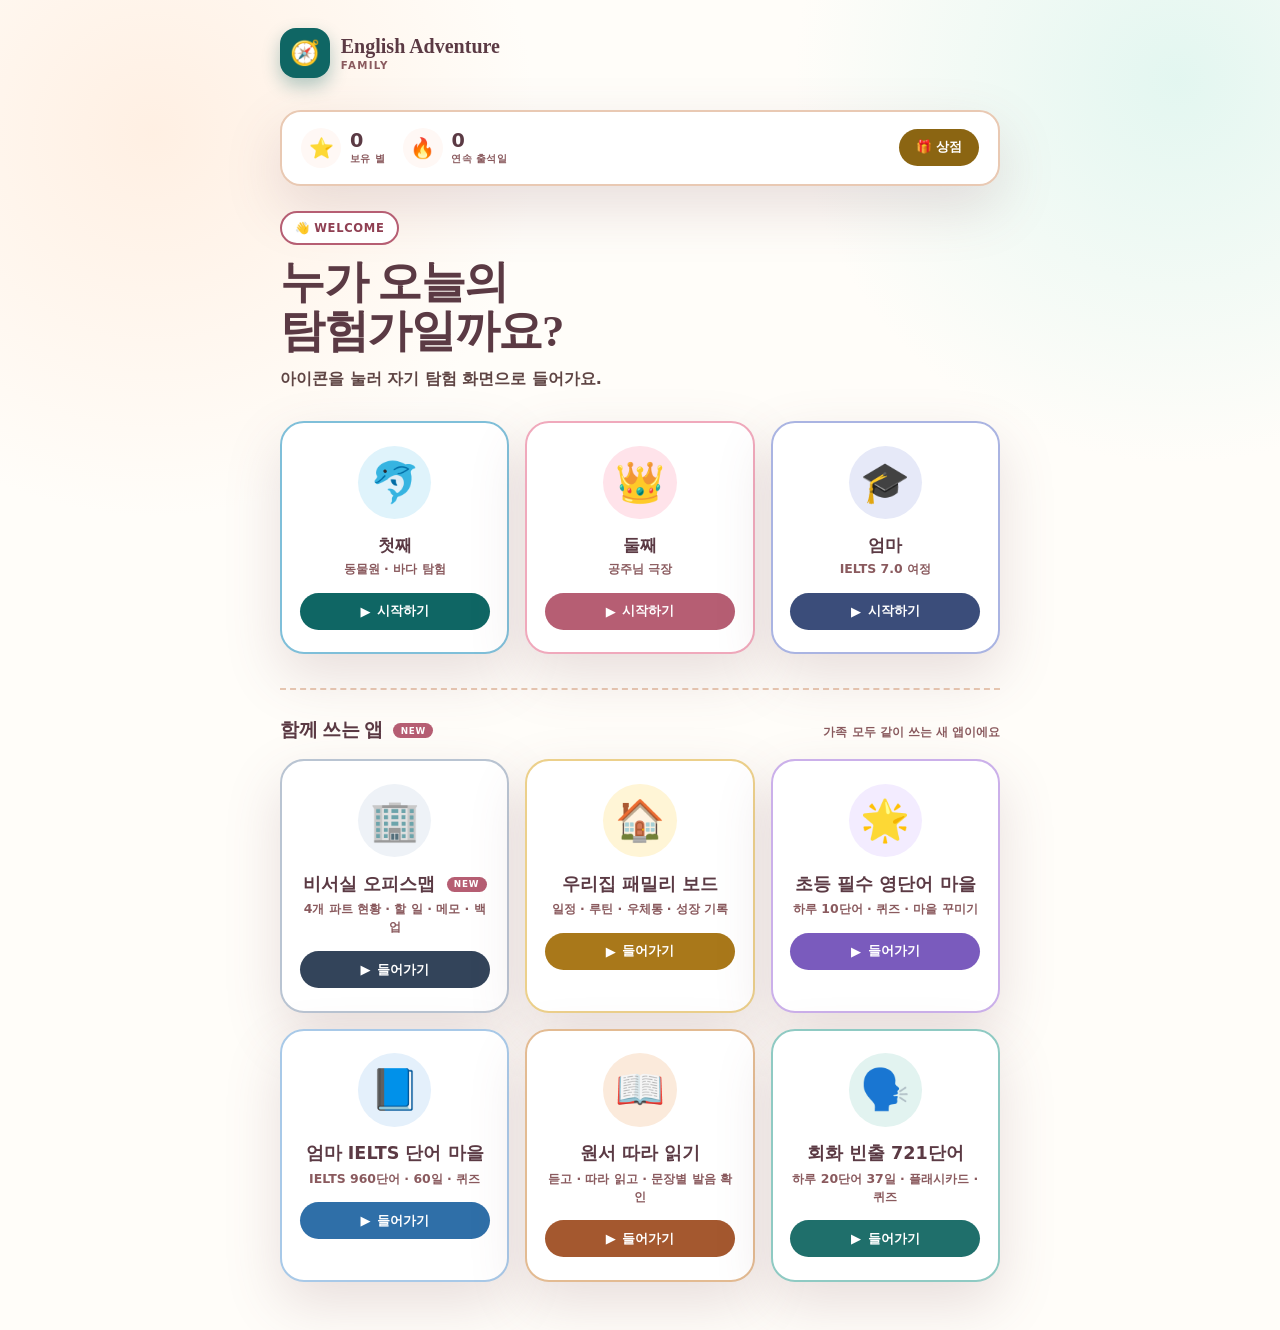
<file: index.html>
<!doctype html>
<html lang="ko">
  <head>
    <meta charset="utf-8" />
    <meta name="viewport" content="width=device-width, initial-scale=1" />
    <meta name="description" content="English Adventure Family — Choose your explorer" />
    <title>English Adventure Family</title>
    <style>
      :root {
        --ink: #5b3a44;
        --muted: #8a5a5e;
        --berry: #b65e73;
        --berry-dark: #8f3f52;
        --teal: #0f6664;
        --teal-dark: #0a4c4a;
        --paper: #fffdf9;
        --cream: #fff8f5;
        --line: #e9c9b3;
        --gold: #f1c967;
        --shadow: 0 22px 55px rgba(130, 83, 92, 0.18);
      }
      * { box-sizing: border-box; }
      html { background: #fffdf9; }
      body {
        min-width: 320px;
        margin: 0;
        color: var(--ink);
        font-family: ui-rounded, "Nunito", "Noto Sans KR", system-ui, sans-serif;
        background:
          radial-gradient(circle at 12% 10%, rgba(255, 225, 203, 0.48), transparent 24rem),
          radial-gradient(circle at 92% 6%, rgba(204, 241, 233, 0.55), transparent 24rem),
          var(--paper);
      }
      a { text-decoration: none; color: inherit; }
      .shell { width: min(100% - 2rem, 720px); margin: 0 auto; padding: 1.75rem 0 3rem; }

      .brand { display: flex; align-items: center; gap: .7rem; font-weight: 900; margin-bottom: 2rem; }
      .brand-mark { display: grid; width: 3.1rem; height: 3.1rem; place-items: center; border-radius: 1rem; color: white; background: var(--teal); font-size: 1.5rem; box-shadow: 0 8px 18px rgba(15, 102, 100, .32); }
      .brand-title { font-family: Georgia, "Times New Roman", serif; font-size: 1.25rem; }
      .brand small { display: block; margin-top: .05rem; font-size: .64rem; letter-spacing: .13em; color: var(--muted); font-weight: 800; }

      .eyebrow { display: inline-flex; align-items: center; gap: .5rem; margin: 0 0 .8rem; padding: .5rem .8rem; border: 2px solid var(--berry); border-radius: 999px; color: var(--berry-dark); font-size: .72rem; font-weight: 900; letter-spacing: .06em; background: white; }
      h1 { margin: 0 0 .6rem; font-family: Georgia, "Times New Roman", serif; font-size: clamp(2.1rem, 6vw, 2.8rem); line-height: 1.1; letter-spacing: -.03em; }
      .lede { margin: 0 0 1.8rem; max-width: 34rem; color: #5f4544; font-size: 1rem; font-weight: 700; line-height: 1.65; }

      .explorers { display: grid; grid-template-columns: repeat(3, 1fr); gap: 1rem; }
      .explorer-card { display: block; border: 2px solid var(--line); border-radius: 1.5rem; padding: 1.4rem 1.1rem; background: white; box-shadow: var(--shadow); transition: transform .16s ease-out; }
      .explorer-card:active { transform: scale(.97); }
      .explorer-badge { display: grid; width: 4.6rem; height: 4.6rem; margin: 0 auto .9rem; place-items: center; border-radius: 999px; font-size: 2.5rem; }
      .explorer-card.ocean { border-color: #7fbfd9; }
      .explorer-card.ocean .explorer-badge { background: #dff3fb; }
      .explorer-card.princess { border-color: #f0a9bc; }
      .explorer-card.princess .explorer-badge { background: #ffe3ea; }
      .explorer-card.mom { border-color: #aab4e2; }
      .explorer-card.mom .explorer-badge { background: #e6e9f8; }
      .explorer-name { display: block; text-align: center; font-size: 1.05rem; font-weight: 900; margin-bottom: .3rem; }
      .explorer-theme { display: block; text-align: center; color: var(--muted); font-size: .78rem; font-weight: 800; margin-bottom: .9rem; }
      .explorer-cta { display: flex; align-items: center; justify-content: center; gap: .4rem; border-radius: 999px; padding: .6rem 0; font-size: .82rem; font-weight: 900; color: white; }
      .explorer-card.ocean .explorer-cta { background: var(--teal); }
      .explorer-card.princess .explorer-cta { background: var(--berry); }
      .explorer-card.mom .explorer-cta { background: #3b4d7a; }

      .apps { margin-top: 2.1rem; padding-top: 1.7rem; border-top: 2px dashed var(--line); }
      .apps-head { display: flex; align-items: baseline; justify-content: space-between; gap: .6rem 1rem; margin-bottom: 1rem; flex-wrap: wrap; }
      .apps-title { margin: 0; font-family: Georgia, "Times New Roman", serif; font-size: 1.2rem; letter-spacing: -.01em; }
      .apps-note { margin: 0; color: var(--muted); font-size: .74rem; font-weight: 800; }
      .apps-new { display: inline-block; margin-left: .35rem; padding: .16rem .45rem; border-radius: 999px; background: var(--berry); color: #fff; font-family: ui-rounded, "Nunito", system-ui, sans-serif; font-size: .55rem; font-weight: 900; letter-spacing: .09em; vertical-align: .28em; }
      .app-grid { display: grid; grid-template-columns: repeat(auto-fit, minmax(190px, 1fr)); gap: 1rem; }
      .app-grid .explorer-name { font-size: 1.1rem; }
      .app-grid .explorer-theme { line-height: 1.45; }
      .explorer-card.family { border-color: #ecd08b; }
      .explorer-card.family .explorer-badge { background: #fff5d6; }
      .explorer-card.family .explorer-cta { background: #a9781a; }
      .explorer-card.vocab { border-color: #cbb0ea; }
      .explorer-card.vocab .explorer-badge { background: #f3ecff; }
      .explorer-card.vocab .explorer-cta { background: #7a5bbd; }
      .explorer-card.ielts { border-color: #a8c9e8; }
      .explorer-card.ielts .explorer-badge { background: #e4f0fb; }
      .explorer-card.ielts .explorer-cta { background: #2f6fa8; }
      .explorer-card.reading { border-color: #e3bb92; }
      .explorer-card.reading .explorer-badge { background: #fbeadb; }
      .explorer-card.reading .explorer-cta { background: #a4582f; }
      .explorer-card.spoken { border-color: #8fcac3; }
      .explorer-card.spoken .explorer-badge { background: #e2f3f0; }
      .explorer-card.spoken .explorer-cta { background: #1f6f6b; }
      .explorer-card.office { border-color: #b9c4d2; }
      .explorer-card.office .explorer-badge { background: #eef2f7; }
      .explorer-card.office .explorer-cta { background: #33445a; }

      .wallet-bar { display: flex; align-items: center; justify-content: space-between; gap: 1rem; padding: 1rem 1.2rem; border: 2px solid var(--line); border-radius: 1.3rem; background: white; box-shadow: var(--shadow); margin-bottom: 1.6rem; flex-wrap: wrap; }
      .wallet-badges { display: flex; gap: 1.1rem; flex-wrap: wrap; }
      .wallet-badge { display: flex; align-items: center; gap: .55rem; font-weight: 900; }
      .wallet-badge .icon { display: grid; width: 2.5rem; height: 2.5rem; place-items: center; border-radius: 999px; background: var(--cream); font-size: 1.25rem; }
      .wallet-badge .num { font-size: 1.2rem; }
      .wallet-badge .label { display: block; color: var(--muted); font-size: .62rem; font-weight: 800; letter-spacing: .04em; }
      .shop-link { display: inline-flex; align-items: center; gap: .4rem; border: 0; border-radius: 999px; padding: .65rem 1.05rem; color: white; font-weight: 900; font-size: .8rem; background: var(--gold-dark, #8b6512); text-decoration: none; }

      @media (max-width: 700px) {
        .explorers, .app-grid { grid-template-columns: 1fr; }
        .apps-head { display: block; }
        .apps-note { margin-top: .45rem; }
      }
    </style>
  </head>
  <body>
    <main class="shell">
      <div class="brand" aria-label="English Adventure Family">
        <span class="brand-mark" aria-hidden="true">🧭</span>
        <span><span class="brand-title">English Adventure</span><small>FAMILY</small></span>
      </div>

      <div class="wallet-bar">
        <div class="wallet-badges">
          <div class="wallet-badge"><span class="icon" aria-hidden="true">⭐</span><span><span class="num" id="starCount">0</span><span class="label">보유 별</span></span></div>
          <div class="wallet-badge"><span class="icon" aria-hidden="true">🔥</span><span><span class="num" id="streakCount">0</span><span class="label">연속 출석일</span></span></div>
        </div>
        <a class="shop-link" href="reward-shop.html">🎁 상점</a>
      </div>

      <p class="eyebrow">👋 WELCOME</p>
      <h1>누가 오늘의<br />탐험가일까요?</h1>
      <p class="lede">아이콘을 눌러 자기 탐험 화면으로 들어가요.</p>

      <section class="explorers" aria-label="탐험가 선택">
        <a class="explorer-card ocean" href="first-ocean-explorer.html" aria-label="첫째의 바다 탐험으로 이동">
          <span class="explorer-badge" aria-hidden="true">🐬</span>
          <span class="explorer-name">첫째</span>
          <span class="explorer-theme">동물원 · 바다 탐험</span>
          <span class="explorer-cta"><span aria-hidden="true">▶</span> 시작하기</span>
        </a>

        <a class="explorer-card princess" href="second-princess-library.html" aria-label="둘째의 공주님 극장으로 이동">
          <span class="explorer-badge" aria-hidden="true">👑</span>
          <span class="explorer-name">둘째</span>
          <span class="explorer-theme">공주님 극장</span>
          <span class="explorer-cta"><span aria-hidden="true">▶</span> 시작하기</span>
        </a>

        <a class="explorer-card mom" href="mom-ielts-journey.html" aria-label="엄마의 IELTS 여정으로 이동">
          <span class="explorer-badge" aria-hidden="true">🎓</span>
          <span class="explorer-name">엄마</span>
          <span class="explorer-theme">IELTS 7.0 여정</span>
          <span class="explorer-cta"><span aria-hidden="true">▶</span> 시작하기</span>
        </a>
      </section>

      <section class="apps" aria-label="함께 쓰는 앱">
        <div class="apps-head">
          <h2 class="apps-title">함께 쓰는 앱 <span class="apps-new">NEW</span></h2>
          <p class="apps-note">가족 모두 같이 쓰는 새 앱이에요</p>
        </div>

        <div class="app-grid">
          <a class="explorer-card office" href="./office/" aria-label="비서실 오피스맵으로 이동">
            <span class="explorer-badge" aria-hidden="true">🏢</span>
            <span class="explorer-name">비서실 오피스맵 <span class="apps-new">NEW</span></span>
            <span class="explorer-theme">4개 파트 현황 · 할 일 · 메모 · 백업</span>
            <span class="explorer-cta"><span aria-hidden="true">▶</span> 들어가기</span>
          </a>

          <a class="explorer-card family" href="./family-board/" aria-label="우리집 패밀리 보드로 이동">
            <span class="explorer-badge" aria-hidden="true">🏠</span>
            <span class="explorer-name">우리집 패밀리 보드</span>
            <span class="explorer-theme">일정 · 루틴 · 우체통 · 성장 기록</span>
            <span class="explorer-cta"><span aria-hidden="true">▶</span> 들어가기</span>
          </a>

          <a class="explorer-card vocab" href="./family-board/vocab/" aria-label="초등 필수 영단어 마을로 이동">
            <span class="explorer-badge" aria-hidden="true">🌟</span>
            <span class="explorer-name">초등 필수 영단어 마을</span>
            <span class="explorer-theme">하루 10단어 · 퀴즈 · 마을 꾸미기</span>
            <span class="explorer-cta"><span aria-hidden="true">▶</span> 들어가기</span>
          </a>

          <a class="explorer-card ielts" href="./family-board/ielts/" aria-label="엄마 IELTS 단어 마을로 이동">
            <span class="explorer-badge" aria-hidden="true">📘</span>
            <span class="explorer-name">엄마 IELTS 단어 마을</span>
            <span class="explorer-theme">IELTS 960단어 · 60일 · 퀴즈</span>
            <span class="explorer-cta"><span aria-hidden="true">▶</span> 들어가기</span>
          </a>

          <a class="explorer-card reading" href="./reading/" aria-label="원서 따라 읽기로 이동">
            <span class="explorer-badge" aria-hidden="true">📖</span>
            <span class="explorer-name">원서 따라 읽기</span>
            <span class="explorer-theme">듣고 · 따라 읽고 · 문장별 발음 확인</span>
            <span class="explorer-cta"><span aria-hidden="true">▶</span> 들어가기</span>
          </a>

          <a class="explorer-card spoken" href="./spoken-721/" aria-label="회화 빈출 721단어로 이동">
            <span class="explorer-badge" aria-hidden="true">🗣️</span>
            <span class="explorer-name">회화 빈출 721단어</span>
            <span class="explorer-theme">하루 20단어 37일 · 플래시카드 · 퀴즈</span>
            <span class="explorer-cta"><span aria-hidden="true">▶</span> 들어가기</span>
          </a>

        </div>
      </section>
    </main>

    <script src="shared.js"></script>
    <script>
      const wallet = eafGetWallet();
      document.querySelector('#starCount').textContent = wallet.stars;
      document.querySelector('#streakCount').textContent = wallet.streak;
    </script>
  </body>
</html>
</file>
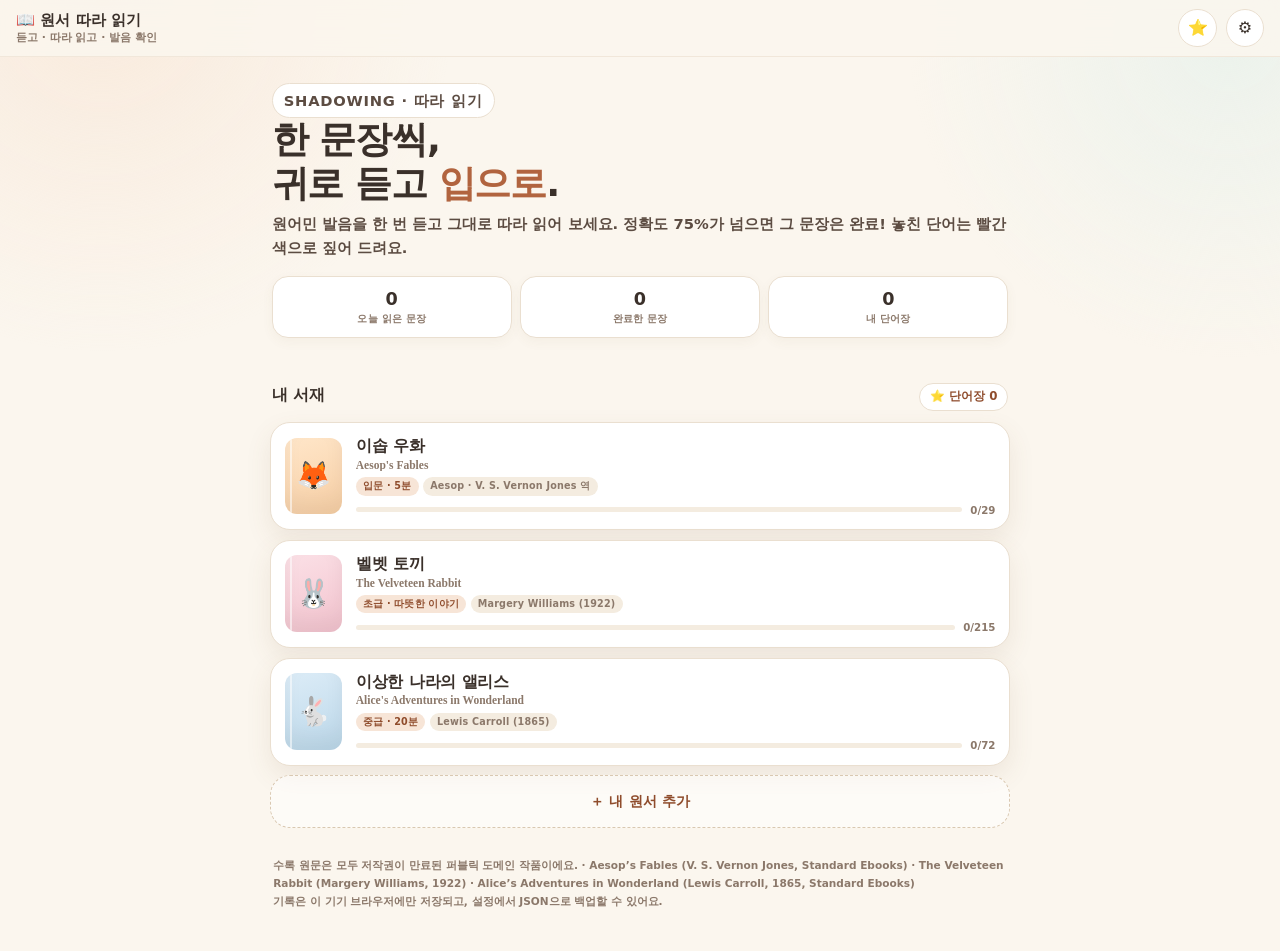
<file: reading/index.html>
<!doctype html>
<html lang="ko">
<head>
<meta charset="utf-8" />
<meta name="viewport" content="width=device-width, initial-scale=1, viewport-fit=cover" />
<meta name="referrer" content="no-referrer" />
<meta name="description" content="원서 문장을 원어민 발음으로 한 번 듣고, 내가 따라 읽으며 발음을 확인하는 따라 읽기 앱" />
<meta name="theme-color" content="#fbf6ee" />
<meta name="apple-mobile-web-app-capable" content="yes" />
<meta name="mobile-web-app-capable" content="yes" />
<meta name="apple-mobile-web-app-status-bar-style" content="default" />
<meta name="apple-mobile-web-app-title" content="원서 따라 읽기" />
<link rel="manifest" href="manifest.webmanifest" />
<link rel="apple-touch-icon" href="icon-180.png" />
<link rel="icon" href="icon-192.png" />
<title>📖 원서 따라 읽기</title>
<style>
  :root{
    --paper:#fbf6ee;
    --paper2:#f4ece0;
    --card:#ffffff;
    --ink:#3a302a;
    --ink-soft:#5c4c42;
    --muted:#8b786a;
    --line:#eadfd0;
    --line-soft:#f1e7da;
    --accent:#b1643f;
    --accent-dark:#8f4c2c;
    --accent-soft:#f7e5d7;
    --teal:#2f6b60;
    --teal-dark:#245249;
    --teal-soft:#e2f0eb;
    --ok:#1f6b43;
    --ok-soft:#d8f0df;
    --bad:#b23c31;
    --bad-soft:#fbdcd7;
    --gold:#c99a3f;
    --shadow:0 10px 26px rgba(120,90,60,.10);
    --shadow-lift:0 16px 40px rgba(120,90,60,.16);
    --r:20px;
  }
  *{box-sizing:border-box;-webkit-tap-highlight-color:transparent}
  html{background:var(--paper)}
  body{
    margin:0;min-width:320px;color:var(--ink);
    font-family:-apple-system,BlinkMacSystemFont,"Apple SD Gothic Neo","Pretendard","Noto Sans KR",system-ui,sans-serif;
    background:
      radial-gradient(circle at 8% 0%, rgba(247,225,207,.55), transparent 22rem),
      radial-gradient(circle at 96% 4%, rgba(226,240,235,.6), transparent 20rem),
      var(--paper);
    -webkit-font-smoothing:antialiased;
    padding-bottom:env(safe-area-inset-bottom);
  }
  a{color:inherit;text-decoration:none}
  button{font:inherit;color:inherit;border:0;background:none;cursor:pointer;padding:0}
  input,textarea{font:inherit;color:inherit}
  .serif{font-family:"Iowan Old Style","Palatino Linotype",Palatino,Georgia,"Times New Roman",serif}

  .shell{width:min(100% - 2rem,740px);margin:0 auto}

  /* ---------- top bar ---------- */
  .topbar{
    position:sticky;top:0;z-index:30;
    padding:calc(env(safe-area-inset-top) + .55rem) 1rem .55rem;
    background:rgba(251,246,238,.86);
    -webkit-backdrop-filter:blur(14px);backdrop-filter:blur(14px);
    border-bottom:1px solid var(--line-soft);
    display:flex;align-items:center;gap:.55rem;
  }
  .topbar .tb-nav{display:grid;place-items:center;width:2.4rem;height:2.4rem;border-radius:999px;background:#fff;border:1px solid var(--line);font-size:1.1rem;color:var(--ink-soft);flex:0 0 auto}
  .topbar .tb-nav:active{background:var(--paper2)}
  .tb-body{min-width:0;flex:1}
  .tb-title{display:block;font-weight:800;font-size:.95rem;line-height:1.2;white-space:nowrap;overflow:hidden;text-overflow:ellipsis}
  .tb-sub{display:block;margin-top:.1rem;font-size:.68rem;font-weight:700;color:var(--muted);white-space:nowrap;overflow:hidden;text-overflow:ellipsis}
  .tb-act{display:grid;place-items:center;width:2.4rem;height:2.4rem;border-radius:999px;background:#fff;border:1px solid var(--line);font-size:1rem;flex:0 0 auto}

  /* ---------- library ---------- */
  .screen{padding:1.1rem 0 2.5rem}
  .hero{padding:.5rem .1rem 1.1rem}
  .eyebrow{display:inline-flex;align-items:center;gap:.4rem;margin:0 0 .7rem;padding:.32rem .7rem;border-radius:999px;background:#fff;border:1px solid var(--line);color:var(--accent-dark);font-size:.66rem;font-weight:900;letter-spacing:.05em}
  .hero h1{margin:0 0 .45rem;font-size:1.9rem;line-height:1.18;letter-spacing:-.03em;font-weight:850}
  .hero h1 em{font-style:normal;color:var(--accent)}
  .hero p{margin:0;color:var(--ink-soft);font-size:.92rem;line-height:1.6;font-weight:650}
  .stat-row{display:flex;gap:.5rem;margin:1.05rem 0 .2rem}
  .stat{flex:1;padding:.72rem .6rem;border-radius:16px;background:#fff;border:1px solid var(--line);text-align:center;box-shadow:0 4px 12px rgba(120,90,60,.05)}
  .stat b{display:block;font-size:1.1rem;line-height:1.2}
  .stat span{display:block;margin-top:.12rem;font-size:.62rem;font-weight:800;color:var(--muted);letter-spacing:.02em}

  .sec-head{display:flex;align-items:baseline;justify-content:space-between;gap:.6rem;margin:1.5rem 0 .7rem;padding:0 .1rem}
  .sec-head h2{margin:0;font-size:.98rem;font-weight:850;letter-spacing:-.01em}
  .sec-head .link{font-size:.74rem;font-weight:800;color:var(--accent-dark);background:#fff;border:1px solid var(--line);border-radius:999px;padding:.3rem .62rem}

  .book{
    display:flex;align-items:center;gap:.85rem;width:100%;text-align:left;
    padding:.85rem;margin-bottom:.6rem;border-radius:var(--r);
    background:var(--card);border:1px solid var(--line);box-shadow:var(--shadow);
    transition:transform .12s ease;
  }
  .book:active{transform:scale(.985)}
  .cover{display:grid;place-items:center;width:3.6rem;height:4.8rem;border-radius:12px;font-size:1.75rem;flex:0 0 auto;position:relative;overflow:hidden;box-shadow:inset 0 -14px 20px rgba(0,0,0,.05)}
  .cover::after{content:"";position:absolute;left:.35rem;top:0;bottom:0;width:2px;background:rgba(255,255,255,.55)}
  .cover.a{background:linear-gradient(160deg,#ffe6c9,#f7cfa5)}
  .cover.v{background:linear-gradient(160deg,#fbe0e6,#f3c3ce)}
  .cover.l{background:linear-gradient(160deg,#dcecf7,#bcd8ea)}
  .cover.c{background:linear-gradient(160deg,#e9e3f6,#cdc3ea)}
  .book-body{min-width:0;flex:1}
  .book-title{display:block;font-weight:850;font-size:1rem;letter-spacing:-.01em;white-space:nowrap;overflow:hidden;text-overflow:ellipsis}
  .book-en{display:block;margin-top:.08rem;font-size:.72rem;font-weight:700;color:var(--muted);white-space:nowrap;overflow:hidden;text-overflow:ellipsis}
  .chips{display:flex;flex-wrap:wrap;gap:.28rem;margin-top:.42rem}
  .chip{font-size:.6rem;font-weight:850;color:var(--accent-dark);background:var(--accent-soft);border-radius:999px;padding:.16rem .45rem;letter-spacing:.02em}
  .chip.gray{color:var(--muted);background:var(--paper2)}
  .bar{height:5px;margin-top:.5rem;border-radius:999px;background:var(--paper2);overflow:hidden}
  .bar i{display:block;height:100%;border-radius:999px;background:linear-gradient(90deg,var(--accent),#d08a5f);transition:width .3s ease}
  .bar-row{display:flex;align-items:center;gap:.5rem;margin-top:.5rem}
  .bar-row .bar{flex:1;margin-top:0}
  .bar-row .num{font-size:.64rem;font-weight:800;color:var(--muted);font-variant-numeric:tabular-nums}

  .add-card{display:flex;align-items:center;justify-content:center;gap:.5rem;width:100%;padding:1rem;border-radius:var(--r);border:1.6px dashed #d9c8b1;background:rgba(255,255,255,.55);color:var(--accent-dark);font-weight:850;font-size:.9rem}
  .add-card:active{background:#fff}

  .foot{margin:1.8rem 0 0;padding:0 .2rem;color:var(--muted);font-size:.66rem;line-height:1.7;font-weight:600}

  /* ---------- chapter list ---------- */
  .book-head{display:flex;gap:.9rem;align-items:center;padding:.4rem .1rem 1rem}
  .book-head .cover{width:4.2rem;height:5.6rem;font-size:2rem;border-radius:14px}
  .book-head h1{margin:0;font-size:1.25rem;line-height:1.25;letter-spacing:-.02em}
  .book-head .en{display:block;margin-top:.15rem;font-size:.76rem;font-weight:700;color:var(--muted)}
  .book-head .au{display:block;margin-top:.3rem;font-size:.7rem;font-weight:700;color:var(--ink-soft)}
  .resume{display:flex;align-items:center;justify-content:center;gap:.4rem;width:100%;margin:.2rem 0 .9rem;padding:.85rem;border-radius:16px;background:linear-gradient(180deg,#b96c46,#a45733);color:#fff;font-weight:900;font-size:.92rem;box-shadow:0 10px 22px rgba(160,90,50,.28)}
  .resume:active{transform:scale(.985)}
  .chap{display:flex;align-items:center;gap:.75rem;width:100%;text-align:left;padding:.78rem .85rem;margin-bottom:.5rem;border-radius:16px;background:#fff;border:1px solid var(--line);box-shadow:0 4px 12px rgba(120,90,60,.05)}
  .chap:active{background:var(--paper2)}
  .chap .n{display:grid;place-items:center;width:2rem;height:2rem;border-radius:999px;background:var(--paper2);font-size:.76rem;font-weight:900;color:var(--ink-soft);flex:0 0 auto}
  .chap.done .n{background:var(--ok-soft);color:var(--ok)}
  .chap-body{min-width:0;flex:1}
  .chap-title{display:block;font-weight:800;font-size:.88rem;white-space:nowrap;overflow:hidden;text-overflow:ellipsis}
  .chap-ko{display:block;margin-top:.1rem;font-size:.68rem;font-weight:700;color:var(--muted);white-space:nowrap;overflow:hidden;text-overflow:ellipsis}
  .chap-pct{font-size:.68rem;font-weight:900;color:var(--accent-dark);flex:0 0 auto;font-variant-numeric:tabular-nums}
  .chap-pct.full{color:var(--ok)}
  .danger-link{display:block;margin:1.2rem auto 0;padding:.5rem .9rem;border-radius:999px;color:#a8453a;font-size:.75rem;font-weight:800;background:#fff;border:1px solid #f0d6d1}

  /* ---------- reader ---------- */
  .progline{display:flex;align-items:center;gap:.6rem;margin:.3rem 0 .7rem}
  .progline .bar{flex:1;margin:0;height:6px}
  .progline .num{font-size:.7rem;font-weight:850;color:var(--muted);font-variant-numeric:tabular-nums}
  .segmented{display:flex;gap:.25rem;padding:.22rem;border-radius:999px;background:#efe5d7;border:1px solid #e6d9c7;margin-bottom:.85rem}
  .segmented button{flex:1;padding:.42rem 0;border-radius:999px;font-size:.76rem;font-weight:850;color:var(--muted)}
  .segmented button.on{background:#fff;color:var(--ink);box-shadow:0 2px 6px rgba(120,90,60,.12)}

  .sentence-card{position:relative;padding:1.25rem 1.15rem 1.1rem;border-radius:var(--r);background:var(--card);border:1px solid var(--line);box-shadow:var(--shadow)}
  .sentence-card.playing{box-shadow:0 0 0 3px rgba(177,100,63,.16),var(--shadow)}
  .sent-meta{display:flex;align-items:center;justify-content:space-between;gap:.5rem;margin-bottom:.55rem}
  .sent-meta .lbl{font-size:.64rem;font-weight:900;letter-spacing:.08em;color:var(--muted);text-transform:uppercase}
  .sent-meta .st{font-size:.66rem;font-weight:850;color:var(--muted)}
  .sent-meta .st.ok{color:var(--ok)}
  .sentence{margin:0;font-size:1.28rem;line-height:1.75;letter-spacing:.002em;color:#332a24}
  .sentence .w{border-radius:5px;padding:.02em 0;transition:background .12s}
  .sentence .w:active{background:var(--accent-soft)}
  .sentence .w.ok{color:var(--ok);background:linear-gradient(transparent 58%,var(--ok-soft) 58%)}
  .sentence .w.miss{color:var(--bad);background:linear-gradient(transparent 58%,var(--bad-soft) 58%)}
  .para-view p{margin:0 0 1rem;font-size:1.06rem;line-height:1.8;color:#3b312b}
  .para-view p:last-child{margin-bottom:0}
  .para-view .s{border-radius:6px;cursor:pointer}
  .para-view .s.cur{background:rgba(177,100,63,.10);border-bottom:2px solid rgba(177,100,63,.5);border-radius:3px;-webkit-box-decoration-break:clone;box-decoration-break:clone}
  .para-view .s.done{color:var(--ink-soft)}
  .para-view .s.done::after{content:" ✓";font-size:.72em;color:var(--ok);font-weight:700}
  .moral{margin-top:.9rem;padding-top:.75rem;border-top:1px dashed var(--line);font-size:.88rem;font-weight:750;color:var(--accent-dark);line-height:1.55}
  .moral b{font-size:.62rem;letter-spacing:.08em;color:var(--muted);display:block;margin-bottom:.2rem}

  .feedback{margin-top:.9rem;border-radius:14px;padding:.7rem .8rem;font-size:.8rem;font-weight:750;line-height:1.5;display:none}
  .feedback.show{display:block}
  .feedback.ok{background:var(--ok-soft);color:#1b5738}
  .feedback.bad{background:var(--bad-soft);color:#8f2f26}
  .feedback.warn{background:#fdf1d8;color:#7d5b16}
  .feedback .pct{font-weight:900;font-size:.95rem}
  .feedback .next-btn{display:inline-flex;align-items:center;gap:.25rem;margin-top:.6rem;padding:.44rem .85rem;border-radius:999px;background:rgba(255,255,255,.78);border:1px solid rgba(0,0,0,.06);font-weight:900;font-size:.78rem;color:#2c4a3a}
  .feedback .next-btn:active{transform:scale(.97)}
  .feedback .heard{display:block;margin-top:.25rem;font-weight:650;color:inherit;opacity:.85;font-size:.76rem;word-break:break-word}

  .controls{margin-top:.9rem;display:grid;grid-template-columns:1fr 1fr;gap:.55rem}
  .btn{display:flex;align-items:center;justify-content:center;gap:.42rem;padding:.92rem .5rem;border-radius:16px;font-weight:900;font-size:.92rem;letter-spacing:-.01em;transition:transform .1s ease}
  .btn:active{transform:scale(.97)}
  .btn-primary{background:linear-gradient(180deg,#bc6f49,#a45833);color:#fff;box-shadow:0 10px 22px rgba(160,90,50,.26)}
  .btn-mic{background:linear-gradient(180deg,#357a6d,#286054);color:#fff;box-shadow:0 10px 22px rgba(40,96,84,.24)}
  .btn-mic.rec{background:linear-gradient(180deg,#c04a3f,#a53a30);box-shadow:0 0 0 4px rgba(192,74,63,.18),0 10px 22px rgba(160,60,50,.26);animation:pulse 1.1s infinite}
  .btn[disabled]{opacity:.72}
  @keyframes pulse{0%,100%{transform:scale(1)}50%{transform:scale(1.015)}}
  .btn-ghost{background:#fff;border:1px solid var(--line);color:var(--ink-soft);font-weight:850;font-size:.8rem;padding:.62rem .5rem;border-radius:14px;grid-column:1/-1}
  .btn-ghost.stop{color:#a8453a;border-color:#f0d6d1;background:#fff7f5}

  .mini-row{display:flex;align-items:center;justify-content:space-between;gap:.5rem;margin-top:.6rem}
  .speed{display:flex;gap:.22rem;padding:.2rem;border-radius:999px;background:#efe5d7;border:1px solid #e6d9c7}
  .speed button{padding:.3rem .62rem;border-radius:999px;font-size:.72rem;font-weight:900;color:var(--muted);font-variant-numeric:tabular-nums}
  .speed button.on{background:#fff;color:var(--accent-dark);box-shadow:0 2px 6px rgba(120,90,60,.12)}
  .mini-link{font-size:.72rem;font-weight:850;color:var(--muted);padding:.34rem .6rem;border-radius:999px;background:rgba(255,255,255,.7);border:1px solid var(--line-soft)}

  .story-nav{display:flex;align-items:center;justify-content:space-between;gap:.5rem;margin-top:1rem;padding:.5rem;border-radius:999px;background:#fff;border:1px solid var(--line)}
  .story-nav button{display:flex;align-items:center;gap:.25rem;padding:.55rem .9rem;border-radius:999px;font-size:.8rem;font-weight:850;color:var(--ink-soft)}
  .story-nav button[disabled]{opacity:.35}
  .story-nav .count{font-size:.76rem;font-weight:900;color:var(--muted);font-variant-numeric:tabular-nums}

  .hint{margin-top:1.1rem;padding:.85rem .95rem;border-radius:14px;background:rgba(255,255,255,.62);border:1px solid var(--line-soft);font-size:.74rem;line-height:1.65;color:var(--muted);font-weight:650}
  .hint b{color:var(--ink-soft)}

  /* ---------- forms ---------- */
  .field{margin-bottom:.85rem}
  .field label{display:block;margin-bottom:.35rem;font-size:.74rem;font-weight:850;color:var(--ink-soft)}
  .field input,.field textarea{width:100%;padding:.78rem .85rem;border-radius:14px;border:1px solid var(--line);background:#fff;font-size:.92rem;outline:none}
  .field input:focus,.field textarea:focus{border-color:#d8b795;box-shadow:0 0 0 3px rgba(177,100,63,.1)}
  .field textarea{min-height:190px;resize:vertical;line-height:1.6}
  .field .help{margin-top:.3rem;font-size:.68rem;font-weight:650;color:var(--muted);line-height:1.5}
  .primary-wide{display:flex;align-items:center;justify-content:center;width:100%;margin-top:.4rem;padding:.95rem;border-radius:16px;background:linear-gradient(180deg,#bc6f49,#a45833);color:#fff;font-weight:900;font-size:.95rem;box-shadow:0 10px 22px rgba(160,90,50,.24)}
  .primary-wide:active{transform:scale(.985)}

  /* ---------- sheet ---------- */
  .sheet-wrap{position:fixed;inset:0;z-index:60;display:none}
  .sheet-wrap.show{display:block}
  .backdrop{position:absolute;inset:0;background:rgba(52,40,32,.42);animation:fade .16s ease}
  @keyframes fade{from{opacity:0}to{opacity:1}}
  .sheet{position:absolute;left:0;right:0;bottom:0;max-height:86vh;overflow:auto;background:var(--paper);border-radius:24px 24px 0 0;padding:.7rem 1.1rem calc(1.3rem + env(safe-area-inset-bottom));box-shadow:0 -12px 40px rgba(60,40,25,.22);animation:up .2s ease}
  @keyframes up{from{transform:translateY(18px)}to{transform:translateY(0)}}
  .sheet .grab{width:2.6rem;height:.28rem;border-radius:999px;background:#ddcdb8;margin:.15rem auto .9rem}
  .sheet h3{margin:0 0 .2rem;font-size:1.02rem;font-weight:850;letter-spacing:-.01em}
  .sheet h3.serif{font-size:1.5rem;letter-spacing:.005em;margin-bottom:.3rem}
  .sheet .sub{margin:0 0 .9rem;font-size:.74rem;font-weight:700;color:var(--muted);line-height:1.5}
  .sheet-row{display:flex;gap:.5rem;margin-bottom:.55rem}
  .sheet-row .btn{flex:1;font-size:.84rem;padding:.78rem .4rem;border-radius:14px}
  .sheet-row a.btn{text-decoration:none}
  .btn-line{background:#fff;border:1px solid var(--line);color:var(--ink-soft);font-weight:850}
  .btn-star{background:var(--accent-soft);color:var(--accent-dark);font-weight:900}
  .btn-star.on{background:#e8f4e9;color:var(--ok)}
  .sheet-note{font-size:.66rem;font-weight:650;color:var(--muted);line-height:1.6;margin:.7rem 0 0}
  .word-ko{font-size:.8rem;font-weight:750;color:var(--ink-soft);margin:0 0 .8rem;word-break:break-word}
  .word-ko .ph{font-family:var(--serif,serif);color:var(--muted);font-size:.78rem;font-weight:600}

  .wlist-item{display:flex;align-items:center;gap:.6rem;padding:.66rem .8rem;margin-bottom:.45rem;border-radius:14px;background:#fff;border:1px solid var(--line)}
  .wlist-item .w{flex:1;min-width:0;font-size:.95rem;font-weight:750;overflow:hidden;text-overflow:ellipsis;white-space:nowrap}
  .wlist-item .w small{display:block;font-size:.62rem;font-weight:700;color:var(--muted);margin-top:.1rem}
  .wlist-item button{width:2.2rem;height:2.2rem;display:grid;place-items:center;border-radius:999px;background:var(--paper2);font-size:.95rem}
  .empty{padding:2rem 1rem;text-align:center;color:var(--muted);font-size:.82rem;font-weight:700;line-height:1.7}

  .toast{position:fixed;left:50%;bottom:calc(1.4rem + env(safe-area-inset-bottom));transform:translate(-50%,12px);z-index:80;max-width:min(88vw,420px);padding:.7rem 1rem;border-radius:999px;background:rgba(48,36,28,.94);color:#fff;font-size:.78rem;font-weight:750;text-align:center;opacity:0;pointer-events:none;transition:opacity .2s,transform .2s}
  .toast.show{opacity:1;transform:translate(-50%,0)}

  .float-stop{position:fixed;left:50%;transform:translateX(-50%);bottom:calc(1.2rem + env(safe-area-inset-bottom));z-index:70;display:none;align-items:center;gap:.5rem;padding:.62rem .95rem;border-radius:999px;background:rgba(48,36,28,.94);color:#fff;font-size:.78rem;font-weight:850;box-shadow:0 10px 26px rgba(40,28,18,.3)}
  .float-stop.show{display:flex}

  @media (min-width:640px){
    .hero h1{font-size:2.3rem}
    .sentence{font-size:1.42rem}
    .controls{gap:.7rem}
  }
</style>
</head>
<body>
<div id="app"></div>

<div class="sheet-wrap" id="sheetWrap" aria-hidden="true">
  <div class="backdrop" data-close-sheet></div>
  <div class="sheet" id="sheet" role="dialog" aria-modal="true">
    <div class="grab"></div>
    <div id="sheetBody"></div>
  </div>
</div>

<div class="float-stop" id="floatStop">
  <span id="floatStopLabel">▶︎ 전체 듣기</span>
  <button data-stop-all>■ 멈추기</button>
</div>

<div class="toast" id="toast" role="status" aria-live="polite"></div>
<input type="file" id="importFile" accept=".json,application/json" hidden />

<script>
const BOOKS = [
 {
  "id": "aesop",
  "emoji": "🦊",
  "title": "이솝 우화",
  "en": "Aesop's Fables",
  "author": "Aesop · V. S. Vernon Jones 역",
  "level": "입문 · 5분",
  "blurb": "짧고 또렷한 문장으로 시작하는 따라 읽기",
  "chapters": [
   {
    "id": "the-fox-and-the-grapes",
    "title": "The Fox and the Grapes",
    "ko": "여우와 포도",
    "emoji": "🦊",
    "paras": [
     "A hungry Fox saw some fine bunches of Grapes hanging from a vine that was trained along a high trellis, and did his best to reach them by jumping as high as he could into the air. But it was all in vain, for they were just out of reach: so he gave up trying, and walked away with an air of dignity and unconcern, remarking, “I thought those Grapes were ripe, but I see now they are quite sour.”"
    ]
   },
   {
    "id": "the-goose-that-laid-the-golden-eggs",
    "title": "The Goose That Laid the Golden Eggs",
    "ko": "황금알을 낳는 거위",
    "emoji": "🥚",
    "paras": [
     "A Man and his Wife had the good fortune to possess a Goose which laid a Golden Egg every day. Lucky though they were, they soon began to think they were not getting rich fast enough, and, imagining the bird must be made of gold inside, they decided to kill it in order to secure the whole store of precious metal at once. But when they cut it open they found it was just like any other goose. Thus, they neither got rich all at once, as they had hoped, nor enjoyed any longer the daily addition to their wealth."
    ],
    "moral": "Much wants more and loses all."
   },
   {
    "id": "the-lion-and-the-mouse",
    "title": "The Lion and the Mouse",
    "ko": "사자와 쥐",
    "emoji": "🦁",
    "paras": [
     "A Lion asleep in his lair was waked up by a Mouse running over his face. Losing his temper he seized it with his paw and was about to kill it. The Mouse, terrified, piteously entreated him to spare its life. “Please let me go,” it cried, “and one day I will repay you for your kindness.” The idea of so insignificant a creature ever being able to do anything for him amused the Lion so much that he laughed aloud, and good-humouredly let it go. But the Mouse’s chance came, after all. One day the Lion got entangled in a net which had been spread for game by some hunters, and the Mouse heard and recognised his roars of anger and ran to the spot. Without more ado it set to work to gnaw the ropes with its teeth, and succeeded before long in setting the Lion free. “There!” said the Mouse, “you laughed at me when I promised I would repay you: but now you see, even a Mouse can help a Lion.”"
    ]
   },
   {
    "id": "the-crow-and-the-pitcher",
    "title": "The Crow and the Pitcher",
    "ko": "까마귀와 물병",
    "emoji": "🐦‍⬛",
    "paras": [
     "A thirsty Crow found a Pitcher with some water in it, but so little was there that, try as she might, she could not reach it with her beak, and it seemed as though she would die of thirst within sight of the remedy. At last she hit upon a clever plan. She began dropping pebbles into the Pitcher, and with each pebble the water rose a little higher until at last it reached the brim, and the knowing bird was enabled to quench her thirst."
    ],
    "moral": "Necessity is the mother of invention."
   },
   {
    "id": "the-north-wind-and-the-sun",
    "title": "The North Wind and the Sun",
    "ko": "북풍과 태양",
    "emoji": "☀️",
    "paras": [
     "A dispute arose between the North Wind and the Sun, each claiming that he was stronger than the other. At last they agreed to try their powers upon a traveller, to see which could soonest strip him of his cloak. The North Wind had the first try; and, gathering up all his force for the attack, he came whirling furiously down upon the man, and caught up his cloak as though he would wrest it from him by one single effort: but the harder he blew, the more closely the man wrapped it round himself. Then came the turn of the Sun. At first he beamed gently upon the traveller, who soon unclasped his cloak and walked on with it hanging loosely about his shoulders: then he shone forth in his full strength, and the man, before he had gone many steps, was glad to throw his cloak right off and complete his journey more lightly clad."
    ],
    "moral": "Persuasion is better than force."
   },
   {
    "id": "the-hare-and-the-tortoise",
    "title": "The Hare and the Tortoise",
    "ko": "토끼와 거북이",
    "emoji": "🐢",
    "paras": [
     "A Hare was one day making fun of a Tortoise for being so slow upon his feet. “Wait a bit,” said the Tortoise; “I’ll run a race with you, and I’ll wager that I win.” “Oh, well,” replied the Hare, who was much amused at the idea, “let’s try and see”; and it was soon agreed that the fox should set a course for them, and be the judge. When the time came both started off together, but the Hare was soon so far ahead that he thought he might as well have a rest: so down he lay and fell fast asleep. Meanwhile the Tortoise kept plodding on, and in time reached the goal. At last the Hare woke up with a start, and dashed on at his fastest, but only to find that the Tortoise had already won the race."
    ],
    "moral": "Slow and steady wins the race."
   }
  ]
 },
 {
  "id": "velveteen",
  "emoji": "🐰",
  "title": "벨벳 토끼",
  "en": "The Velveteen Rabbit",
  "author": "Margery Williams (1922)",
  "level": "초급 · 따뜻한 이야기",
  "blurb": "장난감 토끼가 진짜가 되어 가는 일곱 장",
  "chapters": [
   {
    "id": "christmas-morning",
    "title": "Christmas Morning",
    "ko": "크리스마스 아침",
    "paras": [
     "There was once a velveteen rabbit, and in the beginning he was really splendid. He was fat and bunchy, as a rabbit should be; his coat was spotted brown and white, he had real thread whiskers, and his ears were lined with pink sateen. On Christmas morning, when he sat wedged in the top of the Boy's stocking, with a sprig of holly between his paws, the effect was charming.",
     "There were other things in the stocking, nuts and oranges and a toy engine, and chocolate almonds and a clockwork mouse, but the Rabbit was quite the best of all. For at least two hours the Boy loved him, and then Aunts and Uncles came to dinner, and there was a great rustling of tissue paper and unwrapping of parcels, and in the excitement of looking at all the new presents the Velveteen Rabbit was forgotten.",
     "For a long time he lived in the toy cupboard or on the nursery floor, and no one thought very much about him. He was naturally shy, and being only made of velveteen, some of the more expensive toys quite snubbed him. The mechanical toys were very superior, and looked down upon every one else; they were full of modern ideas, and pretended they were real. The model boat, who had lived through two seasons and lost most of his paint, caught the tone from them and never missed an opportunity of referring to his rigging in technical terms. The Rabbit could not claim to be a model of anything, for he didn't know that real rabbits existed; he thought they were all stuffed with sawdust like himself, and he understood that sawdust was quite out-of-date and should never be mentioned in modern circles. Even Timothy, the jointed wooden lion, who was made by the disabled soldiers, and should have had broader views, put on airs and pretended he was connected with Government. Between them all the poor little Rabbit was made to feel himself very insignificant and commonplace, and the only person who was kind to him at all was the Skin Horse."
    ]
   },
   {
    "id": "the-skin-horse-tells-his-story",
    "title": "The Skin Horse Tells His Story",
    "ko": "가죽말이 들려준 이야기",
    "paras": [
     "The Skin Horse had lived longer in the nursery than any of the others. He was so old that his brown coat was bald in patches and showed the seams underneath, and most of the hairs in his tail had been pulled out to string bead necklaces. He was wise, for he had seen a long succession of mechanical toys arrive to boast and swagger, and by-and-by break their mainsprings and pass away, and he knew that they were only toys, and would never turn into anything else. For nursery magic is very strange and wonderful, and only those playthings that are old and wise and experienced like the Skin Horse understand all about it.",
     "\"What is REAL?\" asked the Rabbit one day, when they were lying side by side near the nursery fender, before Nana came to tidy the room. \"Does it mean having things that buzz inside you and a stick-out handle?\"",
     "\"Real isn't how you are made,\" said the Skin Horse. \"It's a thing that happens to you. When a child loves you for a long, long time, not just to play with, but REALLY loves you, then you become Real.\"",
     "\"Does it hurt?\" asked the Rabbit.",
     "\"Sometimes,\" said the Skin Horse, for he was always truthful. \"When you are Real you don't mind being hurt.\"",
     "\"Does it happen all at once, like being wound up,\" he asked, \"or bit by bit?\"",
     "\"It doesn't happen all at once,\" said the Skin Horse. \"You become. It takes a long time. That's why it doesn't happen often to people who break easily, or have sharp edges, or who have to be carefully kept. Generally, by the time you are Real, most of your hair has been loved off, and your eyes drop out and you get loose in the joints and very shabby. But these things don't matter at all, because once you are Real you can't be ugly, except to people who don't understand.\"",
     "\"I suppose you are real?\" said the Rabbit. And then he wished he had not said it, for he thought the Skin Horse might be sensitive. But the Skin Horse only smiled.",
     "\"The Boy's Uncle made me Real,\" he said. \"That was a great many years ago; but once you are Real you can't become unreal again. It lasts for always.\"",
     "The Rabbit sighed. He thought it would be a long time before this magic called Real happened to him. He longed to become Real, to know what it felt like; and yet the idea of growing shabby and losing his eyes and whiskers was rather sad. He wished that he could become it without these uncomfortable things happening to him.",
     "There was a person called Nana who ruled the nursery. Sometimes she took no notice of the playthings lying about, and sometimes, for no reason whatever, she went swooping about like a great wind and hustled them away in cupboards. She called this \"tidying up,\" and the playthings all hated it, especially the tin ones. The Rabbit didn't mind it so much, for wherever he was thrown he came down soft.",
     "One evening, when the Boy was going to bed, he couldn't find the china dog that always slept with him. Nana was in a hurry, and it was too much trouble to hunt for china dogs at bedtime, so she simply looked about her, and seeing that the toy cupboard door stood open, she made a swoop.",
     "\"Here,\" she said, \"take your old Bunny! He'll do to sleep with you!\" And she dragged the Rabbit out by one ear, and put him into the Boy's arms.",
     "That night, and for many nights after, the Velveteen Rabbit slept in the Boy's bed. At first he found it rather uncomfortable, for the Boy hugged him very tight, and sometimes he rolled over on him, and sometimes he pushed him so far under the pillow that the Rabbit could scarcely breathe. And he missed, too, those long moonlight hours in the nursery, when all the house was silent, and his talks with the Skin Horse. But very soon he grew to like it, for the Boy used to talk to him, and made nice tunnels for him under the bedclothes that he said were like the burrows the real rabbits lived in. And they had splendid games together, in whispers, when Nana had gone away to her supper and left the night-light burning on the mantelpiece. And when the Boy dropped off to sleep, the Rabbit would snuggle down close under his little warm chin and dream, with the Boy's hands clasped close round him all night long.",
     "And so time went on, and the little Rabbit was very happy–so happy that he never noticed how his beautiful velveteen fur was getting shabbier and shabbier, and his tail becoming unsewn, and all the pink rubbed off his nose where the Boy had kissed him."
    ]
   },
   {
    "id": "spring-time",
    "title": "Spring Time",
    "ko": "봄",
    "paras": [
     "Spring came, and they had long days in the garden, for wherever the Boy went the Rabbit went too. He had rides in the wheelbarrow, and picnics on the grass, and lovely fairy huts built for him under the raspberry canes behind the flower border. And once, when the Boy was called away suddenly to go out to tea, the Rabbit was left out on the lawn until long after dusk, and Nana had to come and look for him with the candle because the Boy couldn't go to sleep unless he was there. He was wet through with the dew and quite earthy from diving into the burrows the Boy had made for him in the flower bed, and Nana grumbled as she rubbed him off with a corner of her apron.",
     "\"You must have your old Bunny!\" she said. \"Fancy all that fuss for a toy!\"",
     "The Boy sat up in bed and stretched out his hands.",
     "\"Give me my Bunny!\" he said. \"You mustn't say that. He isn't a toy. He's REAL!\"",
     "When the little Rabbit heard that he was happy, for he knew that what the Skin Horse had said was true at last. The nursery magic had happened to him, and he was a toy no longer. He was Real. The Boy himself had said it.",
     "That night he was almost too happy to sleep, and so much love stirred in his little sawdust heart that it almost burst. And into his boot-button eyes, that had long ago lost their polish, there came a look of wisdom and beauty, so that even Nana noticed it next morning when she picked him up, and said, \"I declare if that old Bunny hasn't got quite a knowing expression!\""
    ]
   },
   {
    "id": "summer-days",
    "title": "Summer Days",
    "ko": "여름날",
    "paras": [
     "That was a wonderful Summer!",
     "Near the house where they lived there was a wood, and in the long June evenings the Boy liked to go there after tea to play. He took the Velveteen Rabbit with him, and before he wandered off to pick flowers, or play at brigands among the trees, he always made the Rabbit a little nest somewhere among the bracken, where he would be quite cosy, for he was a kind-hearted little boy and he liked Bunny to be comfortable. One evening, while the Rabbit was lying there alone, watching the ants that ran to and fro between his velvet paws in the grass, he saw two strange beings creep out of the tall bracken near him.",
     "They were rabbits like himself, but quite furry and brand-new. They must have been very well made, for their seams didn't show at all, and they changed shape in a queer way when they moved; one minute they were long and thin and the next minute fat and bunchy, instead of always staying the same like he did. Their feet padded softly on the ground, and they crept quite close to him, twitching their noses, while the Rabbit stared hard to see which side the clockwork stuck out, for he knew that people who jump generally have something to wind them up. But he couldn't see it. They were evidently a new kind of rabbit altogether.",
     "They stared at him, and the little Rabbit stared back. And all the time their noses twitched.",
     "\"Why don't you get up and play with us?\" one of them asked.",
     "\"I don't feel like it,\" said the Rabbit, for he didn't want to explain that he had no clockwork.",
     "\"Ho!\" said the furry rabbit. \"It's as easy as anything,\" And he gave a big hop sideways and stood on his hind legs.",
     "\"I don't believe you can!\" he said.",
     "\"I can!\" said the little Rabbit. \"I can jump higher than anything!\" He meant when the Boy threw him, but of course he didn't want to say so.",
     "\"Can you hop on your hind legs?\" asked the furry rabbit.",
     "That was a dreadful question, for the Velveteen Rabbit had no hind legs at all! The back of him was made all in one piece, like a pincushion. He sat still in the bracken, and hoped that the other rabbits wouldn't notice.",
     "\"I don't want to!\" he said again.",
     "But the wild rabbits have very sharp eyes. And this one stretched out his neck and looked.",
     "\"He hasn't got any hind legs!\" he called out. \"Fancy a rabbit without any hind legs!\" And he began to laugh.",
     "\"I have!\" cried the little Rabbit. \"I have got hind legs! I am sitting on them!\"",
     "\"Then stretch them out and show me, like this!\" said the wild rabbit. And he began to whirl round and dance, till the little Rabbit got quite dizzy.",
     "\"I don't like dancing,\" he said. \"I'd rather sit still!\"",
     "But all the while he was longing to dance, for a funny new tickly feeling ran through him, and he felt he would give anything in the world to be able to jump about like these rabbits did.",
     "The strange rabbit stopped dancing, and came quite close. He came so close this time that his long whiskers brushed the Velveteen Rabbit's ear, and then he wrinkled his nose suddenly and flattened his ears and jumped backwards.",
     "\"He doesn't smell right!\" he exclaimed. \"He isn't a rabbit at all! He isn't real!\"",
     "\"I am Real!\" said the little Rabbit. \"I am Real! The Boy said so!\" And he nearly began to cry.",
     "Just then there was a sound of footsteps, and the Boy ran past near them, and with a stamp of feet and a flash of white tails the two strange rabbits disappeared.",
     "\"Come back and play with me!\" called the little Rabbit. \"Oh, do come back! I know I am Real!\"",
     "But there was no answer, only the little ants ran to and fro, and the bracken swayed gently where the two strangers had passed. The Velveteen Rabbit was all alone.",
     "\"Oh, dear!\" he thought. \"Why did they run away like that? Why couldn't they stop and talk to me?\"",
     "For a long time he lay very still, watching the bracken, and hoping that they would come back. But they never returned, and presently the sun sank lower and the little white moths fluttered out, and the Boy came and carried him home."
    ]
   },
   {
    "id": "anxious-times",
    "title": "Anxious Times",
    "ko": "근심스러운 날들",
    "paras": [
     "Weeks passed, and the little Rabbit grew very old and shabby, but the Boy loved him just as much. He loved him so hard that he loved all his whiskers off, and the pink lining to his ears turned grey, and his brown spots faded. He even began to lose his shape, and he scarcely looked like a rabbit any more, except to the Boy. To him he was always beautiful, and that was all that the little Rabbit cared about. He didn't mind how he looked to other people, because the nursery magic had made him Real, and when you are Real shabbiness doesn't matter.",
     "And then, one day, the Boy was ill.",
     "His face grew very flushed, and he talked in his sleep, and his little body was so hot that it burned the Rabbit when he held him close. Strange people came and went in the nursery, and a light burned all night and through it all the little Velveteen Rabbit lay there, hidden from sight under the bedclothes, and he never stirred, for he was afraid that if they found him some one might take him away, and he knew that the Boy needed him.",
     "It was a long weary time, for the Boy was too ill to play, and the little Rabbit found it rather dull with nothing to do all day long. But he snuggled down patiently, and looked forward to the time when the Boy should be well again, and they would go out in the garden amongst the flowers and the butterflies and play splendid games in the raspberry thicket like they used to. All sorts of delightful things he planned, and while the Boy lay half asleep he crept up close to the pillow and whispered them in his ear. And presently the fever turned, and the Boy got better. He was able to sit up in bed and look at picture-books, while the little Rabbit cuddled close at his side. And one day, they let him get up and dress.",
     "It was a bright, sunny morning, and the windows stood wide open. They had carried the Boy out on to the balcony, wrapped in a shawl, and the little Rabbit lay tangled up among the bedclothes, thinking.",
     "The Boy was going to the seaside to-morrow. Everything was arranged, and now it only remained to carry out the doctor's orders. They talked about it all, while the little Rabbit lay under the bedclothes, with just his head peeping out, and listened. The room was to be disinfected, and all the books and toys that the Boy had played with in bed must be burnt.",
     "\"Hurrah!\" thought the little Rabbit. \"To-morrow we shall go to the seaside!\" For the boy had often talked of the seaside, and he wanted very much to see the big waves coming in, and the tiny crabs, and the sand castles.",
     "Just then Nana caught sight of him.",
     "\"How about his old Bunny?\" she asked.",
     "\"That?\" said the doctor. \"Why, it's a mass of scarlet fever germs!–Burn it at once. What? Nonsense! Get him a new one. He mustn't have that any more!\"",
     "And so the little Rabbit was put into a sack with the old picture-books and a lot of rubbish, and carried out to the end of the garden behind the fowl-house. That was a fine place to make a bonfire, only the gardener was too busy just then to attend to it. He had the potatoes to dig and the green peas to gather, but next morning he promised to come quite early and burn the whole lot.",
     "That night the Boy slept in a different bedroom, and he had a new bunny to sleep with him. It was a splendid bunny, all white plush with real glass eyes, but the Boy was too excited to care very much about it. For to-morrow he was going to the seaside, and that in itself was such a wonderful thing that he could think of nothing else.",
     "And while the Boy was asleep, dreaming of the seaside, the little Rabbit lay among the old picture-books in the corner behind the fowl-house, and he felt very lonely. The sack had been left untied, and so by wriggling a bit he was able to get his head through the opening and look out. He was shivering a little, for he had always been used to sleeping in a proper bed, and by this time his coat had worn so thin and threadbare from hugging that it was no longer any protection to him. Near by he could see the thicket of raspberry canes, growing tall and close like a tropical jungle, in whose shadow he had played with the Boy on bygone mornings. He thought of those long sunlit hours in the garden–how happy they were–and a great sadness came over him. He seemed to see them all pass before him, each more beautiful than the other, the fairy huts in the flower-bed, the quiet evenings in the wood when he lay in the bracken and the little ants ran over his paws; the wonderful day when he first knew that he was Real. He thought of the Skin Horse, so wise and gentle, and all that he had told him. Of what use was it to be loved and lose one's beauty and become Real if it all ended like this? And a tear, a real tear, trickled down his little shabby velvet nose and fell to the ground."
    ]
   },
   {
    "id": "the-fairy-flower",
    "title": "The Fairy Flower",
    "ko": "요정의 꽃",
    "paras": [
     "And then a strange thing happened. For where the tear had fallen a flower grew out of the ground, a mysterious flower, not at all like any that grew in the garden. It had slender green leaves the colour of emeralds, and in the centre of the leaves a blossom like a golden cup. It was so beautiful that the little Rabbit forgot to cry, and just lay there watching it. And presently the blossom opened, and out of it there stepped a fairy.",
     "She was quite the loveliest fairy in the whole world. Her dress was of pearl and dew-drops, and there were flowers round her neck and in her hair, and her face was like the most perfect flower of all. And she came close to the little Rabbit and gathered him up in her arms and kissed him on his velveteen nose that was all damp from crying.",
     "\"Little Rabbit,\" she said, \"don't you know who I am?\"",
     "The Rabbit looked up at her, and it seemed to him that he had seen her face before, but he couldn't think where.",
     "\"I am the nursery magic Fairy,\" she said. \"I take care of all the playthings that the children have loved. When they are old and worn out and the children don't need them any more, then I come and take them away with me and turn them into Real.\"",
     "\"Wasn't I Real before?\" asked the little Rabbit.",
     "\"You were Real to the Boy,\" the Fairy said, \"because he loved you. Now you shall be Real to every one.\""
    ]
   },
   {
    "id": "at-last-at-last",
    "title": "At Last! At Last!",
    "ko": "드디어, 드디어!",
    "paras": [
     "And she held the little Rabbit close in her arms and flew with him into the wood.",
     "It was light now, for the moon had risen. All the forest was beautiful, and the fronds of the bracken shone like frosted silver. In the open glade between the tree-trunks the wild rabbits danced with their shadows on the velvet grass, but when they saw the Fairy they all stopped dancing and stood round in a ring to stare at her.",
     "\"I've brought you a new playfellow,\" the Fairy said. \"You must be very kind to him and teach him all he needs to know in Rabbit-land, for he is going to live with you for ever and ever!\"",
     "And she kissed the little Rabbit again and put him down on the grass.",
     "\"Run and play, little Rabbit!\" she said.",
     "But the little Rabbit sat quite still for a moment and never moved. For when he saw all the wild rabbits dancing around him he suddenly remembered about his hind legs, and he didn't want them to see that he was made all in one piece. He did not know that when the Fairy kissed him that last time she had changed him altogether. And he might have sat there a long time, too shy to move, if just then something hadn't tickled his nose, and before he thought what he was doing he lifted his hind toe to scratch it.",
     "And he found that he actually had hind legs! Instead of dingy velveteen he had brown fur, soft and shiny, his ears twitched by themselves, and his whiskers were so long that they brushed the grass. He gave one leap and the joy of using those hind legs was so great that he went springing about the turf on them, jumping sideways and whirling round as the others did, and he grew so excited that when at last he did stop to look for the Fairy she had gone.",
     "He was a Real Rabbit at last, at home with the other rabbits.",
     "Autumn passed and Winter, and in the Spring, when the days grew warm and sunny, the Boy went out to play in the wood behind the house. And while he was playing, two rabbits crept out from the bracken and peeped at him. One of them was brown all over, but the other had strange markings under his fur, as though long ago he had been spotted, and the spots still showed through. And about his little soft nose and his round black eyes there was something familiar, so that the Boy thought to himself:",
     "\"Why, he looks just like my old Bunny that was lost when I had scarlet fever!\"",
     "But he never knew that it really was his own Bunny, come back to look at the child who had first helped him to be Real."
    ]
   }
  ]
 },
 {
  "id": "alice",
  "emoji": "🐇",
  "title": "이상한 나라의 앨리스",
  "en": "Alice's Adventures in Wonderland",
  "author": "Lewis Carroll (1865)",
  "level": "중급 · 20분",
  "blurb": "토끼굴에 빠진 앨리스, 1장 전체",
  "chapters": [
   {
    "id": "down-the-rabbit-hole",
    "title": "Chapter 1 · Down the Rabbit-Hole",
    "ko": "토끼굴 아래로",
    "paras": [
     "Alice was beginning to get very tired of sitting by her sister on the bank, and of having nothing to do: once or twice she had peeped into the book her sister was reading, but it had no pictures or conversations in it, “and what is the use of a book,” thought Alice “without pictures or conversations?”",
     "So she was considering in her own mind (as well as she could, for the hot day made her feel very sleepy and stupid), whether the pleasure of making a daisy-chain would be worth the trouble of getting up and picking the daisies, when suddenly a White Rabbit with pink eyes ran close by her.",
     "There was nothing so very remarkable in that; nor did Alice think it so very much out of the way to hear the Rabbit say to itself, “Oh dear! Oh dear! I shall be late!” (when she thought it over afterwards, it occurred to her that she ought to have wondered at this, but at the time it all seemed quite natural); but when the Rabbit actually took a watch out of its waistcoat-pocket, and looked at it, and then hurried on, Alice started to her feet, for it flashed across her mind that she had never before seen a rabbit with either a waistcoat-pocket, or a watch to take out of it, and burning with curiosity, she ran across the field after it, and fortunately was just in time to see it pop down a large rabbit-hole under the hedge.",
     "In another moment down went Alice after it, never once considering how in the world she was to get out again.",
     "The rabbit-hole went straight on like a tunnel for some way, and then dipped suddenly down, so suddenly that Alice had not a moment to think about stopping herself before she found herself falling down a very deep well.",
     "Either the well was very deep, or she fell very slowly, for she had plenty of time as she went down to look about her and to wonder what was going to happen next. First, she tried to look down and make out what she was coming to, but it was too dark to see anything; then she looked at the sides of the well, and noticed that they were filled with cupboards and bookshelves; here and there she saw maps and pictures hung upon pegs. She took down a jar from one of the shelves as she passed; it was labelled “Orange Marmalade,” but to her great disappointment it was empty: she did not like to drop the jar for fear of killing somebody, so managed to put it into one of the cupboards as she fell past it.",
     "“Well!” thought Alice to herself, “after such a fall as this, I shall think nothing of tumbling down stairs! How brave they’ll all think me at home! Why, I wouldn’t say anything about it, even if I fell off the top of the house!” (Which was very likely true.)",
     "Down, down, down. Would the fall never come to an end! “I wonder how many miles I’ve fallen by this time?” she said aloud. “I must be getting somewhere near the centre of the earth. Let me see: that would be four thousand miles down, I think—” (for, you see, Alice had learnt several things of this sort in her lessons in the schoolroom, and though this was not a very good opportunity for showing off her knowledge, as there was no one to listen to her, still it was good practice to say it over) “—yes, that’s about the right distance—but then I wonder what Latitude or Longitude I’ve got to?” (Alice had no idea what Latitude was, or Longitude either, but thought they were nice grand words to say.)",
     "Presently she began again. “I wonder if I shall fall right through the earth! How funny it’ll seem to come out among the people that walk with their heads downward! The Antipathies, I think—” (she was rather glad there was no one listening, this time, as it didn’t sound at all the right word) “—but I shall have to ask them what the name of the country is, you know. Please, Ma’am, is this New Zealand or Australia?” (and she tried to curtsey as she spoke—fancy curtseying as you’re falling through the air! Do you think you could manage it?) “And what an ignorant little girl she’ll think me for asking! No, it’ll never do to ask: perhaps I shall see it written up somewhere.”",
     "Down, down, down. There was nothing else to do, so Alice soon began talking again. “Dinah’ll miss me very much tonight, I should think!” (Dinah was the cat.) “I hope they’ll remember her saucer of milk at teatime. Dinah my dear! I wish you were down here with me! There are no mice in the air, I’m afraid, but you might catch a bat, and that’s very like a mouse, you know. But do cats eat bats, I wonder?” And here Alice began to get rather sleepy, and went on saying to herself, in a dreamy sort of way, “Do cats eat bats? Do cats eat bats?” and sometimes, “Do bats eat cats?” for, you see, as she couldn’t answer either question, it didn’t much matter which way she put it. She felt that she was dozing off, and had just begun to dream that she was walking hand in hand with Dinah, and saying to her very earnestly, “Now, Dinah, tell me the truth: did you ever eat a bat?” when suddenly, thump! thump! down she came upon a heap of sticks and dry leaves, and the fall was over.",
     "Alice was not a bit hurt, and she jumped up on to her feet in a moment: she looked up, but it was all dark overhead; before her was another long passage, and the White Rabbit was still in sight, hurrying down it. There was not a moment to be lost: away went Alice like the wind, and was just in time to hear it say, as it turned a corner, “Oh my ears and whiskers, how late it’s getting!” She was close behind it when she turned the corner, but the Rabbit was no longer to be seen: she found herself in a long, low hall, which was lit up by a row of lamps hanging from the roof.",
     "There were doors all round the hall, but they were all locked; and when Alice had been all the way down one side and up the other, trying every door, she walked sadly down the middle, wondering how she was ever to get out again.",
     "Suddenly she came upon a little three-legged table, all made of solid glass; there was nothing on it except a tiny golden key, and Alice’s first thought was that it might belong to one of the doors of the hall; but, alas! either the locks were too large, or the key was too small, but at any rate it would not open any of them. However, on the second time round, she came upon a low curtain she had not noticed before, and behind it was a little door about fifteen inches high: she tried the little golden key in the lock, and to her great delight it fitted!",
     "Alice opened the door and found that it led into a small passage, not much larger than a rat-hole: she knelt down and looked along the passage into the loveliest garden you ever saw. How she longed to get out of that dark hall, and wander about among those beds of bright flowers and those cool fountains, but she could not even get her head through the doorway; “and even if my head would go through,” thought poor Alice, “it would be of very little use without my shoulders. Oh, how I wish I could shut up like a telescope! I think I could, if I only know how to begin.” For, you see, so many out-of-the-way things had happened lately, that Alice had begun to think that very few things indeed were really impossible.",
     "There seemed to be no use in waiting by the little door, so she went back to the table, half hoping she might find another key on it, or at any rate a book of rules for shutting people up like telescopes: this time she found a little bottle on it, (“which certainly was not here before,” said Alice,) and round the neck of the bottle was a paper label, with the words “Drink Me” beautifully printed on it in large letters.",
     "It was all very well to say “Drink me,” but the wise little Alice was not going to do that in a hurry. “No, I’ll look first,” she said, “and see whether it’s marked ‘poison’ or not”; for she had read several nice little histories about children who had got burnt, and eaten up by wild beasts and other unpleasant things, all because they would not remember the simple rules their friends had taught them: such as, that a red-hot poker will burn you if you hold it too long; and that if you cut your finger very deeply with a knife, it usually bleeds; and she had never forgotten that, if you drink much from a bottle marked “poison,” it is almost certain to disagree with you, sooner or later.",
     "However, this bottle was not marked “poison,” so Alice ventured to taste it, and finding it very nice, (it had, in fact, a sort of mixed flavour of cherry-tart, custard, pineapple, roast turkey, toffee, and hot buttered toast,) she very soon finished it off.",
     "“What a curious feeling!” said Alice; “I must be shutting up like a telescope.”",
     "And so it was indeed: she was now only ten inches high, and her face brightened up at the thought that she was now the right size for going through the little door into that lovely garden. First, however, she waited for a few minutes to see if she was going to shrink any further: she felt a little nervous about this; “for it might end, you know,” said Alice to herself, “in my going out altogether, like a candle. I wonder what I should be like then?” And she tried to fancy what the flame of a candle is like after the candle is blown out, for she could not remember ever having seen such a thing.",
     "After a while, finding that nothing more happened, she decided on going into the garden at once; but, alas for poor Alice! when she got to the door, she found she had forgotten the little golden key, and when she went back to the table for it, she found she could not possibly reach it: she could see it quite plainly through the glass, and she tried her best to climb up one of the legs of the table, but it was too slippery; and when she had tired herself out with trying, the poor little thing sat down and cried.",
     "“Come, there’s no use in crying like that!” said Alice to herself, rather sharply; “I advise you to leave off this minute!” She generally gave herself very good advice, (though she very seldom followed it), and sometimes she scolded herself so severely as to bring tears into her eyes; and once she remembered trying to box her own ears for having cheated herself in a game of croquet she was playing against herself, for this curious child was very fond of pretending to be two people. “But it’s no use now,” thought poor Alice, “to pretend to be two people! Why, there’s hardly enough of me left to make one respectable person!”",
     "Soon her eye fell on a little glass box that was lying under the table: she opened it, and found in it a very small cake, on which the words “Eat Me” were beautifully marked in currants. “Well, I’ll eat it,” said Alice, “and if it makes me grow larger, I can reach the key; and if it makes me grow smaller, I can creep under the door; so either way I’ll get into the garden, and I don’t care which happens!”",
     "She ate a little bit, and said anxiously to herself, “Which way? Which way?”, holding her hand on the top of her head to feel which way it was growing, and she was quite surprised to find that she remained the same size: to be sure, this generally happens when one eats cake, but Alice had got so much into the way of expecting nothing but out-of-the-way things to happen, that it seemed quite dull and stupid for life to go on in the common way.",
     "So she set to work, and very soon finished off the cake."
    ]
   }
  ]
 }
];
/* =========================================================
   📖 원서 따라 읽기 — shadowing reader
   ========================================================= */
const LS_KEY = 'readingShadow.v1';
const DEF_ST = { v: 1, books: [], prog: {}, words: [], settings: { speed: 1, view: 'sent', autoNext: false, last: null } };

function clone(o) { return JSON.parse(JSON.stringify(o)); }
function loadState() {
  try {
    const raw = localStorage.getItem(LS_KEY);
    if (!raw) return clone(DEF_ST);
    const s = JSON.parse(raw) || {};
    const st = Object.assign(clone(DEF_ST), s);
    st.settings = Object.assign(clone(DEF_ST.settings), s.settings || {});
    st.prog = s.prog || {};
    st.books = s.books || [];
    st.words = s.words || [];
    return st;
  } catch (e) { return clone(DEF_ST); }
}
let ST = loadState();

let saveWarned = false;
function save() {
  try { localStorage.setItem(LS_KEY, JSON.stringify(ST)); }
  catch (e) {
    if (!saveWarned) { saveWarned = true; toast('저장 공간이 부족해 기록을 저장하지 못했어요'); }
  }
}

/* ---------------- tiny utils ---------------- */
const $ = (s, r) => (r || document).querySelector(s);
const $$ = (s, r) => Array.prototype.slice.call((r || document).querySelectorAll(s));
const on = (sel, ev, fn) => { const el = $(sel); if (el) el.addEventListener(ev, fn); };
function esc(s) {
  return String(s == null ? '' : s).replace(/[&<>"']/g, c => ({ '&': '&amp;', '<': '&lt;', '>': '&gt;', '"': '&quot;', "'": '&#39;' }[c]));
}
function sleep(ms) { return new Promise(r => setTimeout(r, ms)); }
let toastT = 0;
function toast(msg) {
  const el = $('#toast'); if (!el) return;
  el.textContent = msg; el.classList.add('show');
  clearTimeout(toastT);
  toastT = setTimeout(() => el.classList.remove('show'), 2600);
}
function todayStart() { const d = new Date(); d.setHours(0, 0, 0, 0); return d.getTime(); }

/* ---------------- sentence splitting ---------------- */
const ABBR = new Set(['mr', 'mrs', 'ms', 'dr', 'st', 'prof', 'sr', 'jr', 'vs', 'etc', 'no', 'mt', 'capt', 'col', 'gen', 'lt', 'sgt', 'rev', 'hon', 'fig', 'ch', 'p', 'e.g', 'i.e', 'a.m', 'p.m']);

function splitSentences(par) {
  const t = String(par || '').replace(/\s+/g, ' ').trim();
  if (!t) return [];
  const out = [];
  let start = 0;
  for (let i = 0; i < t.length; i++) {
    const c = t[i];
    if (c !== '.' && c !== '!' && c !== '?') continue;
    if (c === '.' && t[i + 1] === '.') continue;            // "..." run
    let j = i + 1;
    while (j < t.length && /["'”’)\]]/.test(t[j])) j++;      // closing quotes/brackets
    if (j < t.length && !/\s/.test(t[j])) { i = j - 1; continue; }  // 3.5 , U.S. etc.
    const raw = t.slice(start, j).trim();
    const lastWord = (raw.match(/([A-Za-z.]+)\.$/) || [])[1];
    if (c === '.' && lastWord && ABBR.has(lastWord.toLowerCase())) { i = j - 1; continue; }
    const nextCh = (t.slice(j).match(/^\s*([\s\S])/) || [])[1];
    if (nextCh && !/[A-Z0-9"“'‘(\[]/.test(nextCh)) { i = j - 1; continue; }  // lowercase continues
    if (raw) out.push(raw);
    start = j; i = j - 1;
  }
  const rest = t.slice(start).trim();
  if (rest) out.push(rest);
  return out;
}

const SCACHE = {};
function sents(book, ch) {
  const k = book.id + '/' + ch.id;
  if (SCACHE[k]) return SCACHE[k];
  const out = [];
  (ch.paras || []).forEach((p, pi) => {
    splitSentences(p).forEach(t => out.push({ t: t, pi: pi }));
  });
  SCACHE[k] = out;
  return out;
}

/* ---------------- books / progress ---------------- */
function allBooks() { return BOOKS.concat(ST.books || []); }
function getBook(id) { return allBooks().filter(b => b.id === id)[0] || null; }
function getChap(book, cid) { return book && (book.chapters || []).filter(c => c.id === cid)[0] || null; }
function paint(b) { return b.id === 'alice' ? 'l' : b.id === 'velveteen' ? 'v' : b.id === 'aesop' ? 'a' : 'c'; }
function pkey(b, c) { return b.id + '/' + c.id; }
function pget(b, c) { const k = pkey(b, c); if (!ST.prog[k]) ST.prog[k] = { done: {}, last: 0 }; return ST.prog[k]; }
function doneRead(b, c) { return ST.prog[pkey(b, c)] || null; }
function chapterDone(b, c) {
  const p = doneRead(b, c); const n = sents(b, c).length; let k = 0;
  if (p) for (const i in p.done) if (+i < n) k++;
  return k;
}
function bookTotals(b) {
  let total = 0, done = 0;
  (b.chapters || []).forEach(c => { total += sents(b, c).length; done += chapterDone(b, c); });
  return { total: total, done: done, pct: total ? Math.round(done / total * 100) : 0 };
}
function stats() {
  const start = todayStart();
  let total = 0, done = 0, today = 0;
  allBooks().forEach(b => (b.chapters || []).forEach(c => {
    const list = sents(b, c); total += list.length;
    const p = doneRead(b, c); if (!p) return;
    for (const i in p.done) {
      if (+i >= list.length) continue;
      done++;
      if (((p.done[i] || {}).at || 0) >= start) today++;
    }
  }));
  return { total: total, done: done, today: today, words: (ST.words || []).length };
}
function markDone(b, c, idx, acc) {
  const p = pget(b, c);
  const prev = p.done[idx];
  p.done[idx] = { acc: Math.round((acc || 0) * 100), at: (prev && prev.at) || Date.now() };
  p.last = idx; save();
}
function touchLast(b, c, idx) {
  const p = pget(b, c); p.last = idx; save();
}
function resumePoint(b) {
  let best = null;
  (b.chapters || []).forEach(c => {
    const p = doneRead(b, c); if (!p) return;
    const at = Object.keys(p.done).reduce((m, k) => Math.max(m, (p.done[k] || {}).at || 0), 0) || ((p.last || 0) > 0 ? 1 : 0);
    const hasAny = Object.keys(p.done).length > 0 || (p.last || 0) > 0;
    if (hasAny && (!best || at > best.at)) best = { c: c, i: p.last || 0, at: at };
  });
  if (!best) best = { c: b.chapters[0], i: 0, at: 0 };
  const list = sents(b, best.c);
  if (best.i >= list.length) best.i = Math.max(0, list.length - 1);
  return best;
}

/* ---------------- routing ---------------- */
let ROUTE = { view: 'lib' };
let DEPTH = 0;
function renderAll() {
  const app = $('#app');
  stopAllPlay();
  if (ROUTE.view === 'book') {
    const b = getBook(ROUTE.bid);
    if (!b) { ROUTE = { view: 'lib' }; return renderAll(); }
    app.innerHTML = viewBook(b); bindBook(b);
  } else if (ROUTE.view === 'reader') {
    const b = getBook(ROUTE.bid), c = getChap(b, ROUTE.cid);
    if (!b || !c) { ROUTE = { view: 'lib' }; return renderAll(); }
    RT.bookId = b.id; RT.chapId = c.id;
    const list = sents(b, c);
    RT.i = Math.max(0, Math.min(ROUTE.i || 0, Math.max(0, list.length - 1)));
    RT.fb = null; RT.heard = null; RT.marks = null; RT.acc = null; RT.recActive = false;
    app.innerHTML = readerHTML(); bindReader();
    document.title = c.title + ' · 원서 따라 읽기';
  } else if (ROUTE.view === 'add') {
    app.innerHTML = viewAdd(ROUTE.bid); bindAdd(ROUTE.bid);
  } else if (ROUTE.view === 'words') {
    app.innerHTML = viewWords(); bindWords();
  } else {
    app.innerHTML = viewLib(); bindLib();
    document.title = '📖 원서 따라 읽기';
  }
  window.scrollTo(0, 0);
  updateStopBar();
}
function go(route, replace) {
  ROUTE = route;
  try {
    if (replace) history.replaceState(route, '', location.href);
    else { history.pushState(route, '', location.href); DEPTH++; }
  } catch (e) {}
  renderAll();
}
function back() {
  if (DEPTH > 0) { try { history.back(); return; } catch (e) {} }
  go({ view: 'lib' }, true);
}
window.addEventListener('popstate', e => {
  DEPTH = Math.max(0, DEPTH - 1);
  ROUTE = e.state || { view: 'lib' };
  renderAll();
});

/* =========================================================
   TTS  (Google translate audio → speechSynthesis fallback)
   ========================================================= */
const TTS = { el: null, seq: 0, rate: 1 };
let enVoiceCache = null, voiceHook = false;
function enVoice() {
  if (enVoiceCache) return enVoiceCache;
  let vs = [];
  try { vs = speechSynthesis.getVoices() || []; } catch (e) { return null; }
  if (!vs.length) return null;
  const us = vs.filter(v => /en[-_]US/i.test(v.lang || '') || /en[-_]US/i.test(v.name || ''));
  const pool = us.length ? us : vs.filter(v => /^en/i.test(v.lang || ''));
  if (!pool.length) return null;
  const local = pool.filter(v => v.localService);
  enVoiceCache = local.length ? local[0] : pool[0];
  return enVoiceCache;
}
function ttsEl() {
  if (TTS.el) return TTS.el;
  const el = document.createElement('audio');
  el.preload = 'auto';
  el.setAttribute('playsinline', '');
  el.setAttribute('webkit-playsinline', '');
  try { el.preservesPitch = true; el.webkitPreservesPitch = true; } catch (e) {}
  document.body.appendChild(el);
  TTS.el = el;
  return el;
}
function ttsUrls(text) {
  const q = encodeURIComponent(text);
  const a = 'https://translate.googleapis.com/translate_tts?ie=UTF-8&client=gtx&tl=en-US&q=' + q;
  const b = 'https://translate.googleapis.com/translate_tts?ie=UTF-8&client=tw-ob&tl=en&q=' + q;
  const short = !/[.!?,;:\u2014]/.test(text) && text.split(/\s+/).length <= 5;
  return short ? [a, b, 'https://dict.youdao.com/dictvoice?audio=' + q + '&type=2'] : [a, b];
}
function chunkText(text, max) {
  const t = String(text || '').trim();
  if (!t) return [];
  if (t.length <= max) return [t];
  const words = t.split(/\s+/), out = [];
  let cur = '';
  words.forEach(w => {
    if (!cur) cur = w;
    else if ((cur + ' ' + w).length <= max) cur += ' ' + w;
    else { out.push(cur); cur = w; }
  });
  if (cur) out.push(cur);
  return out;
}
function stopAudio() {
  TTS.seq++;
  try { if (TTS.el) { TTS.el.onended = null; TTS.el.onerror = null; TTS.el.pause(); } } catch (e) {}
  try { if (window.speechSynthesis) speechSynthesis.cancel(); } catch (e2) {}
}
function synthChunk(text, rate, seq) {
  return new Promise(resolve => {
    if (!window.speechSynthesis || typeof SpeechSynthesisUtterance === 'undefined') return resolve(false);
    if (seq !== TTS.seq) return resolve(false);
    try {
      if (!voiceHook && speechSynthesis.addEventListener) {
        voiceHook = true;
        speechSynthesis.addEventListener('voiceschanged', () => { enVoiceCache = null; });
      }
      const u = new SpeechSynthesisUtterance(text);
      u.lang = 'en-US';
      u.rate = rate;
      const v = enVoice(); if (v) u.voice = v;
      let settled = false;
      const fin = ok => { if (settled) return; settled = true; resolve(ok); };
      u.onend = () => fin(true);
      u.onerror = () => fin(false);
      window.__lastUtt = u;
      if (speechSynthesis.speaking || speechSynthesis.pending) speechSynthesis.cancel();
      setTimeout(() => {
        if (seq !== TTS.seq || settled) return fin(false);
        try { speechSynthesis.resume(); speechSynthesis.speak(u); } catch (e) { fin(false); }
      }, 60);
    } catch (e) { resolve(false); }
  });
}
function playChunk(text, rate, seq) {
  return new Promise(resolve => {
    const el = ttsEl();
    const urls = ttsUrls(text);
    let i = 0, settled = false;
    const fin = ok => {
      if (settled) return;
      settled = true;
      el.onended = null; el.onerror = null;
      resolve(ok);
    };
    function next() {
      if (settled) return;
      if (seq !== TTS.seq) return fin(false);
      if (i >= urls.length) { synthChunk(text, rate, seq).then(fin); return; }
      const src = urls[i++];
      el.onended = () => fin(true);
      el.onerror = () => next();
      el.onloadedmetadata = () => { try { el.playbackRate = rate; } catch (e) {} };
      try { el.src = src; el.playbackRate = rate; } catch (e) { next(); return; }
      const p = el.play();
      if (p && typeof p.catch === 'function') p.catch(() => { if (seq !== TTS.seq || settled) return; next(); });
    }
    try { el.pause(); el.currentTime = 0; } catch (e) {}
    next();
  });
}
async function speakChunked(text, rate, seq) {
  const chunks = chunkText(text, 160);
  for (let k = 0; k < chunks.length; k++) {
    if (seq !== TTS.seq) return false;
    const ok = await playChunk(chunks[k], rate, seq);
    if (!ok) return false;
  }
  return seq === TTS.seq;
}
function speakText(text, rate) {
  stopAudio();
  const seq = TTS.seq;
  return speakChunked(text, rate || ST.settings.speed || 1, seq);
}
function sayWord(w) {
  stopAudio();
  const seq = TTS.seq;
  return speakChunked(w, 1, seq);
}

/* =========================================================
   Speech recognition + scoring
   ========================================================= */
function recSupported() { return !!(window.SpeechRecognition || window.webkitSpeechRecognition); }
function normSpeech(s) {
  return String(s || '').toLowerCase()
    .replace(/[’‘`´]/g, "'")
    .replace(/[^a-z0-9' ]/g, ' ')
    .replace(/\s+/g, ' ').trim();
}
function normWord(w) {
  return String(w || '').toLowerCase().replace(/[’‘`´]/g, "'").replace(/^[^a-z0-9']+|[^a-z0-9']+$/g, '');
}
function lev(a, b) {
  if (a === b) return 0;
  const n = a.length, m = b.length;
  if (!n) return m; if (!m) return n;
  if (Math.abs(n - m) > 1) return 99;
  let prev = new Array(m + 1);
  for (let j = 0; j <= m; j++) prev[j] = j;
  for (let i = 1; i <= n; i++) {
    const cur = [i];
    for (let j = 1; j <= m; j++) {
      cur[j] = Math.min(prev[j] + 1, cur[j - 1] + 1, prev[j - 1] + (a[i - 1] === b[j - 1] ? 0 : 1));
    }
    prev = cur;
  }
  return prev[m];
}
function sameWord(a, b) {
  if (a === b) return true;
  if (a.length >= 4 && b.length >= 4 && Math.abs(a.length - b.length) <= 1 && lev(a, b) <= 1) return true;
  return false;
}
function alignMarks(target, heard) {
  const n = target.length, m = heard.length;
  const marks = new Array(n).fill(false);
  if (!n || !m) return marks;
  const dp = [];
  for (let i = 0; i <= n; i++) dp.push(new Int32Array(m + 1));
  for (let i = 1; i <= n; i++) {
    for (let j = 1; j <= m; j++) {
      const hit = sameWord(target[i - 1], heard[j - 1]) ? dp[i - 1][j - 1] + 1 : 0;
      dp[i][j] = Math.max(dp[i - 1][j], dp[i][j - 1], hit);
    }
  }
  let i = n, j = m;
  while (i > 0 && j > 0) {
    if (sameWord(target[i - 1], heard[j - 1]) && dp[i][j] === dp[i - 1][j - 1] + 1) {
      marks[i - 1] = true; i--; j--;
    } else if (dp[i - 1][j] >= dp[i][j - 1]) i--;
    else j--;
  }
  return marks;
}
function cmpParts(w) {
  return String(w || '').toLowerCase()
    .replace(/[’‘`´]/g, "'")
    .replace(/[^a-z0-9'\-\u2013\u2014 ]/g, ' ')
    .split(/[-\u2013\u2014]/)
    .map(function (x) { return x.replace(/'/g, '').replace(/[^a-z0-9']/g, ''); })
    .filter(Boolean);
}
function scoreSentence(text, heard) {
  const tokens = String(text || '').split(/\s+/).filter(Boolean);
  const exp = [], map = [];
  tokens.forEach(function (tok, k) {
    cmpParts(tok).forEach(function (part) { exp.push(part); map.push(k); });
  });
  const heardTokens = normSpeech(heard).split(' ').filter(Boolean)
    .map(function (w) { return w.replace(/'/g, ''); });
  const raw = alignMarks(exp, heardTokens);
  const marks = new Array(tokens.length).fill(false);
  let matched = 0;
  exp.forEach(function (w, i) { if (raw[i]) { matched++; marks[map[i]] = true; } });
  tokens.forEach(function (tok, k) { if (!cmpParts(tok).length) marks[k] = true; });
  const total = exp.length || 1;
  return { marks: marks, acc: matched / total, matched: matched, total: total };
}

/* =========================================================
   reader state
   ========================================================= */
const RT = { bookId: null, chapId: null, i: 0, fb: null, heard: null, marks: null, acc: null, recActive: false, rec: null };
function curBook() { return getBook(RT.bookId); }
function curChap() { const b = curBook(); return b ? getChap(b, RT.chapId) : null; }
function curSents() { const b = curBook(), c = curChap(); return b && c ? sents(b, c) : []; }

function setFb(kind, html) { RT.fb = { kind: kind, html: html }; }
function fbHTML() {
  if (!RT.fb) return '';
  return '<div class="feedback show ' + RT.fb.kind + '">' + RT.fb.html + '</div>';
}
function wordSpans(text, marks) {
  const parts = String(text || '').split(/\s+/).filter(Boolean);
  return parts.map((w, i) => {
    let cls = 'w';
    if (marks) cls += marks[i] ? ' ok' : ' miss';
    return '<span class="' + cls + '" data-w="' + esc(normWord(w)) + '">' + esc(w) + '</span>';
  }).join(' ');
}

/* =========================================================
   views
   ========================================================= */
function viewLib() {
  const st = stats();
  return '' +
    '<div class="topbar">' +
      '<div class="tb-body"><span class="tb-title">📖 원서 따라 읽기</span><span class="tb-sub">듣고 · 따라 읽고 · 발음 확인</span></div>' +
      '<button class="tb-act" data-go-words aria-label="내 단어장">⭐</button>' +
      '<button class="tb-act" data-sheet="settings" aria-label="설정">⚙︎</button>' +
    '</div>' +
    '<div class="shell screen">' +
      '<div class="hero">' +
        '<p class="eyebrow">SHADOWING · 따라 읽기</p>' +
        '<h1>한 문장씩,<br />귀로 듣고 <em>입으로</em>.</h1>' +
        '<p>원어민 발음을 한 번 듣고 그대로 따라 읽어 보세요. 정확도 75%가 넘으면 그 문장은 완료! 놓친 단어는 빨간색으로 짚어 드려요.</p>' +
        '<div class="stat-row">' +
          '<div class="stat"><b>' + st.today + '</b><span>오늘 읽은 문장</span></div>' +
          '<div class="stat"><b>' + st.done + '</b><span>완료한 문장</span></div>' +
          '<div class="stat"><b>' + st.words + '</b><span>내 단어장</span></div>' +
        '</div>' +
      '</div>' +
      '<div class="sec-head"><h2>내 서재</h2><button class="link" data-go-words>⭐ 단어장 ' + st.words + '</button></div>' +
      allBooks().map(bookCard).join('') +
      '<button class="add-card" data-go-add>＋ 내 원서 추가</button>' +
      '<p class="foot">수록 원문은 모두 저작권이 만료된 퍼블릭 도메인 작품이에요. · Aesop\u2019s Fables (V. S. Vernon Jones, Standard Ebooks) · The Velveteen Rabbit (Margery Williams, 1922) · Alice\u2019s Adventures in Wonderland (Lewis Carroll, 1865, Standard Ebooks)<br />기록은 이 기기 브라우저에만 저장되고, 설정에서 JSON으로 백업할 수 있어요.</p>' +
    '</div>';
}
function bookCard(b) {
  const t = bookTotals(b);
  const pct = t.total ? Math.round(t.done / t.total * 100) : 0;
  const chips = '<span class="chip">' + esc(b.level || '내 원서') + '</span>' +
    (b.author ? '<span class="chip gray">' + esc(b.author) + '</span>' : '');
  return '<button class="book" data-book="' + esc(b.id) + '">' +
    '<span class="cover ' + paint(b) + '">' + (b.emoji || '📖') + '</span>' +
    '<span class="book-body">' +
      '<span class="book-title">' + esc(b.title) + '</span>' +
      '<span class="book-en serif">' + esc(b.en || '') + '</span>' +
      '<span class="chips">' + chips + '</span>' +
      '<span class="bar-row"><span class="bar"><i style="width:' + pct + '%"></i></span><span class="num">' + t.done + '/' + t.total + '</span></span>' +
    '</span>' +
  '</button>';
}
function bindLib() {
  $$('[data-book]').forEach(el => el.addEventListener('click', () => go({ view: 'book', bid: el.getAttribute('data-book') })));
  $$('[data-go-add]').forEach(el => el.addEventListener('click', () => go({ view: 'add' })));
  $$('[data-go-words]').forEach(el => el.addEventListener('click', () => go({ view: 'words' })));
  $$('[data-sheet]').forEach(el => el.addEventListener('click', () => openSheet(el.getAttribute('data-sheet'))));
}

function viewBook(b) {
  const t = bookTotals(b);
  const r = resumePoint(b);
  const rList = sents(b, r.c);
  const rDone = chapterDone(b, r.c);
  const resumeLabel = t.done ? '이어 읽기 · ' + esc(r.c.ko || r.c.title) + ' ' + (r.i + 1) + '번째 문장' : '첫 문장부터 시작하기';
  const chapters = (b.chapters || []).map((c, k) => {
    const n = sents(b, c).length, d = chapterDone(b, c);
    const pct = n ? Math.round(d / n * 100) : 0;
    return '<button class="chap' + (d >= n && n > 0 ? ' done' : '') + '" data-chap="' + esc(c.id) + '">' +
      '<span class="n">' + (d >= n && n > 0 ? '✓' : (k + 1)) + '</span>' +
      '<span class="chap-body"><span class="chap-title">' + esc(c.title) + '</span>' +
      '<span class="chap-ko">' + esc(c.ko || '') + ' · ' + n + '문장' + (r.c.id === c.id && rDone ? ' · 읽던 곳' : '') + '</span></span>' +
      '<span class="chap-pct' + (pct === 100 ? ' full' : '') + '">' + pct + '%</span>' +
    '</button>';
  }).join('');
  return '' +
    '<div class="topbar">' +
      '<button class="tb-nav" data-back aria-label="뒤로">‹</button>' +
      '<div class="tb-body"><span class="tb-title">' + esc(b.title) + '</span><span class="tb-sub">' + esc(b.en || '') + '</span></div>' +
      '<button class="tb-act" data-sheet="bookmenu" aria-label="이 책 메뉴">⋯</button>' +
    '</div>' +
    '<div class="shell screen">' +
      '<div class="book-head">' +
        '<span class="cover ' + paint(b) + '">' + (b.emoji || '📖') + '</span>' +
        '<div><h1>' + esc(b.title) + '</h1><span class="en serif">' + esc(b.en || '') + '</span>' +
        '<span class="au">' + esc(b.author || '') + '</span>' +
        '<div class="chips"><span class="chip">' + t.total + '문장</span><span class="chip gray">완료 ' + t.done + '</span></div></div>' +
      '</div>' +
      '<button class="resume" data-read="' + esc(r.c.id) + '" data-i="' + r.i + '">▶ ' + resumeLabel + '</button>' +
      '<div class="sec-head"><h2>장 고르기</h2><span class="link" style="pointer-events:none">' + t.total + '문장</span></div>' +
      chapters +
      (b.custom ? '<button class="add-card" data-add-chapter>＋ 이 책에 장 추가</button>' : '') +
      '<p class="foot">' + esc(b.blurb || '') + '</p>' +
    '</div>';
}
function bindBook(b) {
  $$('[data-chap]').forEach(el => el.addEventListener('click', () => {
    const cid = el.getAttribute('data-chap');
    const c = getChap(b, cid);
    const p = doneRead(b, c);
    const i = p && p.last ? p.last : 0;
    go({ view: 'reader', bid: b.id, cid: cid, i: i });
  }));
  const rd = $('[data-read]');
  if (rd) rd.addEventListener('click', () => go({ view: 'reader', bid: b.id, cid: rd.getAttribute('data-read'), i: +rd.getAttribute('data-i') || 0 }));
  const ac = $('[data-add-chapter]');
  if (ac) ac.addEventListener('click', () => go({ view: 'add', bid: b.id }));
  $$('[data-back]').forEach(el => el.addEventListener('click', back));
  $$('[data-sheet]').forEach(el => el.addEventListener('click', () => openSheet(el.getAttribute('data-sheet'), b)));
}

function readerHTML() {
  const b = curBook(), c = curChap();
  if (!b || !c) return '';
  const list = curSents();
  const total = list.length;
  const p = doneRead(b, c);
  let done = 0; if (p) for (const k in p.done) if (+k < total) done++;
  const pct = total ? Math.round(done / total * 100) : 0;
  const s = list[RT.i] || { t: '' };
  const isDone = !!(p && p.done[RT.i]);
  const view = ST.settings.view === 'para' ? 'para' : 'sent';
  const speed = ST.settings.speed === 0.8 ? 0.8 : 1;
  const moral = (RT.i === total - 1 && c.moral) ? '<div class="moral"><b>MORAL</b>' + esc(c.moral) + '</div>' : '';
  const lastSentenceNote = (RT.i === total - 1 && !c.moral) ? '<div class="moral"><b>THE END</b>이 장의 마지막 문장이에요. 수고했어요!</div>' : '';

  const body = view === 'sent'
    ? '<div class="sentence-card" id="card">' +
        '<div class="sent-meta"><span class="lbl">Sentence ' + (RT.i + 1) + ' / ' + total + '</span>' +
          '<span class="st' + (isDone ? ' ok' : '') + '">' + (isDone ? '✅ 완료' : (RT.fb && RT.fb.kind === 'bad' ? '다시 읽어 볼까요' : '듣고 따라 읽어 보세요')) + '</span></div>' +
        '<p class="sentence serif" id="sentEl">' + wordSpans(s.t, RT.marks) + '</p>' +
        moral + lastSentenceNote +
        fbHTML() +
      '</div>'
    : paraViewHTML(list, p);

  return '' +
    '<div class="topbar">' +
      '<button class="tb-nav" data-back aria-label="뒤로">‹</button>' +
      '<div class="tb-body"><span class="tb-title">' + esc(c.title) + '</span><span class="tb-sub">' + esc(b.title) + (c.ko ? ' · ' + esc(c.ko) : '') + '</span></div>' +
      '<button class="tb-act" data-sheet="settings" aria-label="설정">⚙︎</button>' +
    '</div>' +
    '<div class="shell screen">' +
      '<div class="progline"><div class="bar"><i style="width:' + pct + '%"></i></div><span class="num">' + done + '/' + total + ' 완료</span></div>' +
      '<div class="segmented">' +
        '<button data-view="sent" class="' + (view === 'sent' ? 'on' : '') + '">한 문장씩</button>' +
        '<button data-view="para" class="' + (view === 'para' ? 'on' : '') + '">문단으로 보기</button>' +
      '</div>' +
      body +
      (view === 'sent' ?
        '<div class="controls">' +
          '<button class="btn btn-primary" id="btnListen">🔊 듣기</button>' +
          '<button class="btn btn-mic' + (RT.recActive ? ' rec' : '') + '" id="btnRec">' + (RT.recActive ? '🎤 듣는 중…' : '🎤 따라 읽기') + '</button>' +
          '<button class="btn btn-ghost" id="btnAll">▶︎ 전체 연속 듣기</button>' +
        '</div>' +
        '<div class="mini-row">' +
          '<div class="speed">' +
            '<button data-speed="0.8" class="' + (speed === 0.8 ? 'on' : '') + '">0.8x 느리게</button>' +
            '<button data-speed="1" class="' + (speed === 1 ? 'on' : '') + '">1.0x 보통</button>' +
          '</div>' +
          '<button class="mini-link" id="btnManual">✅ 읽기 완료</button>' +
        '</div>'
      :
        '<div class="mini-row" style="justify-content:flex-end">' +
          '<button class="mini-link" id="btnAll2">▶︎ 처음부터 전체 듣기</button>' +
        '</div>' +
        '<p class="hint" style="margin-top:.7rem">문장을 톡 누르면 그 문장부터 한 문장씩 따라 읽을 수 있어요. ✓는 완료한 문장이에요.</p>'
      ) +
      '<div class="story-nav">' +
        '<button data-nav="-1"' + (RT.i <= 0 ? ' disabled' : '') + '>‹ 이전</button>' +
        '<span class="count">' + (RT.i + 1) + ' / ' + total + '</span>' +
        '<button data-nav="1"' + (RT.i >= total - 1 ? ' disabled' : '') + '>다음 ›</button>' +
      '</div>' +
      '<div class="hint">' +
        (recSupported()
          ? '<b>이렇게 해요</b> ① 🔊 듣기로 발음을 한 번 듣고 ② 🎤 따라 읽기를 눌러 소리 내어 읽어요. 75% 이상이면 ✅ 완료! 단어를 톡 누르면 사전과 발음을 볼 수 있어요.'
          : '이 브라우저(또는 앱)는 마이크 인식을 지원하지 않아요. 🔊 듣기로 듣고 <b>✅ 읽기 완료</b>로 직접 표시할 수 있어요. iPhone은 <b>사파리</b>에서 열면 마이크 따라 읽기가 돼요.') +
      '</div>' +
    '</div>';
}
function paraViewHTML(list, p) {
  let html = '', curP = -1;
  for (let i = 0; i < list.length; i++) {
    const s = list[i];
    if (s.pi !== curP) { if (curP >= 0) html += '</p>'; html += '<p>'; curP = s.pi; }
    const cls = 's' + (i === RT.i ? ' cur' : '') + (p && p.done[i] ? ' done' : '');
    html += '<span class="' + cls + '" data-s="' + i + '">' + esc(s.t) + ' </span>';
  }
  if (curP >= 0) html += '</p>';
  return '<div class="sentence-card para-view">' + html + '</div>';
}
function bindReader() {
  const list = curSents();
  $$('[data-back]').forEach(el => el.addEventListener('click', back));
  $$('[data-sheet]').forEach(el => el.addEventListener('click', () => openSheet(el.getAttribute('data-sheet'))));
  $$('[data-view]').forEach(el => el.addEventListener('click', () => {
    ST.settings.view = el.getAttribute('data-view'); save();
    renderReader(true);
  }));
  $$('[data-speed]').forEach(el => el.addEventListener('click', () => {
    ST.settings.speed = +el.getAttribute('data-speed') === 0.8 ? 0.8 : 1; save();
    renderReader(true);
    toast(ST.settings.speed === 0.8 ? '0.8배속 · 천천히 들어 보세요' : '1.0배속 · 보통 속도');
  }));
  $$('[data-nav]').forEach(el => el.addEventListener('click', () => move(+el.getAttribute('data-nav'))));
  on('#btnListen', 'click', listenCurrent);
  on('#btnRec', 'click', startRec);
  on('#btnAll', 'click', toggleAll);
  on('#btnAll2', 'click', () => { RT.i = 0; renderReader(true); toggleAll(); });
  on('#btnManual', 'click', manualDone);
  const fbEl = $('.feedback');
  if (fbEl) fbEl.addEventListener('click', e => { if (e.target.closest('[data-next]')) move(1); });
  const sEl = $('#sentEl');
  if (sEl) sEl.addEventListener('click', e => {
    const w = e.target.closest('.w');
    if (w && w.getAttribute('data-w')) openWord(w.getAttribute('data-w'));
  });
  const pv = $('.para-view');
  if (pv) pv.addEventListener('click', e => {
    const sp = e.target.closest('[data-s]');
    if (!sp) return;
    RT.i = +sp.getAttribute('data-s');
    RT.marks = null; RT.fb = null;
    ST.settings.view = 'sent'; save();
    touchLast(curBook(), curChap(), RT.i);
    renderReader(true);
  });
  const stopBtn = $('[data-stop-all]');
  if (!stopBtn) { /* paragraph view hint is static */ }
  if (stopBtn) stopBtn.addEventListener('click', stopAllPlay);
}
function renderReader(keepScroll) {
  const y = keepScroll ? window.scrollY : 0;
  const app = $('#app');
  app.innerHTML = readerHTML();
  bindReader();
  if (keepScroll) window.scrollTo(0, y);
  updateStopBar();
}
function move(d) {
  const list = curSents();
  const next = RT.i + d;
  if (next < 0 || next >= list.length) return;
  stopAllPlay();
  RT.i = next; RT.marks = null; RT.fb = null; RT.heard = null; RT.acc = null; RT.recActive = false;
  touchLast(curBook(), curChap(), RT.i);
  renderReader(false);
}
function manualDone() {
  const b = curBook(), c = curChap(); if (!b || !c) return;
  markDone(b, c, RT.i, 1);
  setFb('ok', '<b>✅ 완료로 표시했어요.</b> 마이크 없이도 진도는 그대로 쌓여요.' + nextBtnHTML());
  renderReader(true);
  maybeAutoNext();
}
function nextBtnHTML() {
  if (RT.i >= curSents().length - 1) return '';
  return '<button class="next-btn" data-next>다음 문장 →</button>';
}
function maybeAutoNext() {
  if (!ST.settings.autoNext) return;
  const list = curSents();
  if (RT.i >= list.length - 1) return;
  const at = RT.i;
  setTimeout(() => {
    if (RT.i !== at || ROUTE.view !== 'reader') return;
    move(1);
  }, 1200);
}

/* ---------------- playback actions ---------------- */
let ALLON = false;
function setPlaying(on) {
  const card = $('#card');
  if (card) card.classList.toggle('playing', !!on);
  const b = $('#btnListen');
  if (b) b.disabled = false;
}
function updateStopBar() {
  const el = $('#floatStop');
  if (!el) return;
  el.classList.toggle('show', ALLON);
  const lb = $('#floatStopLabel');
  if (lb && ALLON) lb.textContent = '▶︎ 전체 듣기 ' + (RT.i + 1) + '번째 문장';
}
function listenCurrent() {
  const list = curSents();
  const s = list[RT.i]; if (!s) return;
  ALLON = false; updateStopBar();
  stopAudio();
  const seq = TTS.seq;
  setPlaying(true);
  speakChunked(s.t, ST.settings.speed, seq).then(ok => {
    if (seq !== TTS.seq) return;
    setPlaying(false);
    if (!ok) toast('발음을 재생할 수 없어요 · 기기 음량을 확인해 주세요');
  });
}
async function toggleAll() {
  if (ALLON) { stopAllPlay(); return; }
  stopAudio();
  const seq = TTS.seq;
  ALLON = true; updateStopBar();
  const list = curSents();
  for (let i = RT.i; i < list.length; i++) {
    if (!ALLON || seq !== TTS.seq) break;
    RT.i = i;
    RT.marks = null; RT.fb = null;
    touchLast(curBook(), curChap(), RT.i);
    renderReader(true);
    setPlaying(true);
    updateStopBar();
    const ok = await speakChunked(list[i].t, ST.settings.speed, seq);
    setPlaying(false);
    if (!ALLON || seq !== TTS.seq) break;
    if (!ok) { toast('발음을 재생할 수 없어요 · 기기 음량을 확인해 주세요'); break; }
    await sleep(260);
  }
  ALLON = false; updateStopBar();
}
function stopAllPlay() {
  ALLON = false;
  stopAudio();
  updateStopBar();
  setPlaying(false);
}

/* ---------------- recognition ---------------- */
function startRec() {
  const b = curBook(), c = curChap(); if (!b || !c) return;
  if (RT.recActive) return;
  if (!recSupported()) {
    toast('이 브라우저에서는 마이크 인식을 쓸 수 없어요 · “읽기 완료”로 표시해 주세요');
    return;
  }
  stopAllPlay();
  const Rec = window.SpeechRecognition || window.webkitSpeechRecognition;
  let rec;
  try { rec = new Rec(); } catch (e) { toast('마이크를 켤 수 없어요'); return; }
  const s = curSents()[RT.i]; if (!s) return;
  rec.lang = 'en-US'; rec.interimResults = false; rec.continuous = false; rec.maxAlternatives = 1;
  RT.recActive = true; RT.rec = rec; RT.fb = null; RT.marks = null;
  renderReader(true);
  let finished = false;
  rec.onresult = ev => {
    if (finished) return; finished = true;
    let heard = '';
    try { heard = (ev.results && ev.results[0] && ev.results[0][0] && ev.results[0][0].transcript) || ''; } catch (e) {}
    const sc = scoreSentence(s.t, heard);
    RT.recActive = false; RT.heard = heard; RT.marks = sc.marks; RT.acc = sc.acc;
    const pct = Math.round(sc.acc * 100);
    if (sc.acc >= 0.75) {
      markDone(b, c, RT.i, sc.acc);
      setFb('ok', '<span class="pct">' + pct + '%</span> 정확해요! ' + sc.matched + '/' + sc.total + ' 단어를 알아들었어요. ✅ 이 문장 완료!' +
        (heard ? '<span class="heard">들린 문장: “' + esc(heard) + '”</span>' : '') + nextBtnHTML());
      try { rec.stop(); } catch (e) {}
      renderReader(true);
      maybeAutoNext();
    } else {
      setFb('bad', '<span class="pct">' + pct + '%</span> 조금만 더 또박또박 읽어 볼까요? 빨간 단어를 다시 읽어 보세요.' +
        (heard ? '<span class="heard">들린 문장: “' + esc(heard) + '”</span>' : '<span class="heard">소리가 잘 들리지 않았어요. 조금 크게 읽어 주세요.</span>'));
      try { rec.stop(); } catch (e) {}
      renderReader(true);
    }
  };
  rec.onerror = ev => {
    if (finished) return; finished = true;
    RT.recActive = false;
    const code = (ev && ev.error) || '';
    if (code === 'not-allowed' || code === 'service-not-allowed') {
      setFb('warn', '마이크 사용이 허용되지 않았어요. 주소창의 마이크 권한을 허용하거나, <b>✅ 읽기 완료</b>로 표시해 주세요.');
    } else if (code === 'no-speech') {
      setFb('warn', '소리가 들리지 않았어요. 🎤를 다시 누르고 조금 크게 읽어 보세요.');
    } else {
      setFb('warn', '잘 듣지 못했어요. 다시 한 번 눌러 볼까요?');
    }
    renderReader(true);
  };
  rec.onend = () => {
    RT.recActive = false;
    if (!finished) {
      finished = true;
      if (!RT.fb) setFb('warn', '잘 듣지 못했어요. 🎤를 다시 눌러 읽어 보세요.');
      renderReader(true);
    }
  };
  try { rec.start(); }
  catch (e) {
    RT.recActive = false;
    toast('마이크를 켤 수 없어요 · 권한을 확인해 주세요');
    renderReader(true);
  }
}

/* =========================================================
   sheets
   ========================================================= */
let SHEET_BOOK = null;
function openSheet(kind, book) {
  SHEET_BOOK = book || null;
  const body = $('#sheetBody');
  if (kind === 'settings') body.innerHTML = settingsHTML();
  else if (kind === 'bookmenu') body.innerHTML = bookMenuHTML(book);
  $('#sheetWrap').classList.add('show');
  $('#sheetWrap').setAttribute('aria-hidden', 'false');
}
function closeSheet() {
  $('#sheetWrap').classList.remove('show');
  $('#sheetWrap').setAttribute('aria-hidden', 'true');
}
function wordSaved(w) { return (ST.words || []).some(x => x.w.toLowerCase() === String(w).toLowerCase()); }
function openWord(w) {
  if (!w) return;
  $('#sheetBody').innerHTML = wordHTML(w);
  $('#sheetWrap').classList.add('show');
  $('#sheetWrap').setAttribute('aria-hidden', 'false');
}
function wordHTML(w) {
  const saved = wordSaved(w);
  const q = encodeURIComponent(w);
  return '<h3 class="serif">' + esc(w) + '</h3>' +
    '<p class="sub">문장 속 단어예요. 발음을 듣고 뜻은 사전에서 확인해 보세요.</p>' +
    '<div class="sheet-row">' +
      '<button class="btn btn-primary" data-say="' + esc(w) + '">🔊 발음 듣기</button>' +
      '<a class="btn btn-line" href="https://en.dict.naver.com/#/search?query=' + q + '" target="_blank" rel="noopener">📖 네이버 사전</a>' +
    '</div>' +
    '<button class="btn btn-star' + (saved ? ' on' : '') + '" data-save="' + esc(w) + '" style="width:100%">' + (saved ? '★ 내 단어장에 저장됨' : '☆ 내 단어장에 저장') + '</button>' +
    '<p class="sheet-note">단어장은 서재 위 ⭐에서 모아 볼 수 있어요.</p>';
}
function settingsHTML() {
  const st = stats();
  return '<h3>설정</h3>' +
    '<p class="sub">기록은 이 기기 브라우저에만 저장돼요. 폰을 바꾸기 전에는 백업해 두세요.</p>' +
    '<div class="sheet-row"><button class="btn btn-line" data-act="autoNext">자동 넘김 · ' + (ST.settings.autoNext ? '켜짐' : '꺼짐') + '</button></div>' +
    '<div class="sheet-row"><button class="btn btn-line" data-act="export">⬇︎ 기록 백업 (JSON)</button><button class="btn btn-line" data-act="import">⬆︎ 백업 복원</button></div>' +
    '<div class="sheet-row"><button class="btn btn-line" data-act="reset" style="color:#a8453a">학습 기록 초기화</button></div>' +
    '<p class="sheet-note">완료한 문장 ' + st.done + ' / ' + st.total + ' · 저장한 단어 ' + st.words + '개<br />수록 작품: 이솝 우화 · 벨벳 토끼 · 이상한 나라의 앨리스 (퍼블릭 도메인)</p>' +
    '<p class="sheet-note">마이크가 안 되면 iPhone은 사파리에서 열어 주세요. 홈 화면에 추가하면 앱처럼 열려요.</p>';
}
function bookMenuHTML(b) {
  if (!b) return settingsHTML();
  const custom = !!b.custom;
  return '<h3>' + esc(b.title) + '</h3>' +
    '<p class="sub">' + esc(b.en || '') + '</p>' +
    (custom ? '<div class="sheet-row"><button class="btn btn-line" data-act="addChapter">＋ 이 책에 장 추가</button></div>' : '') +
    '<div class="sheet-row"><button class="btn btn-line" data-act="clearBook" style="color:#a8453a">이 책의 읽기 기록 지우기</button></div>' +
    (custom ? '<div class="sheet-row"><button class="btn btn-line" data-act="delBook" style="color:#a8453a">서재에서 이 책 삭제</button></div>' : '') +
    '<p class="sheet-note">' + (custom ? '내가 추가한 원서는 이 기기에만 저장돼요.' : '원문은 앱에 들어 있어요. 기록만 지우면 처음부터 다시 읽을 수 있어요.') + '</p>';
}
$('#sheetBody').addEventListener('click', e => {
  const say = e.target.closest('[data-say]');
  if (say) { sayWord(say.getAttribute('data-say')); return; }
  const sv = e.target.closest('[data-save]');
  if (sv) {
    const w = sv.getAttribute('data-save');
    if (wordSaved(w)) {
      ST.words = ST.words.filter(x => x.w.toLowerCase() !== w.toLowerCase());
      toast('단어장에서 뺐어요');
    } else {
      ST.words.unshift({ w: w, at: Date.now() });
      toast('단어장에 저장했어요 ★');
    }
    save();
    $('#sheetBody').innerHTML = wordHTML(w);
    return;
  }
  const act = e.target.closest('[data-act]');
  if (act) doSheetAct(act.getAttribute('data-act'));
});
$('#sheetWrap').addEventListener('click', e => { if (e.target.closest('[data-close-sheet]')) closeSheet(); });
$('#floatStop').addEventListener('click', e => { if (e.target.closest('[data-stop-all]')) stopAllPlay(); });

function doSheetAct(act) {
  if (act === 'autoNext') {
    ST.settings.autoNext = !ST.settings.autoNext; save();
    $('#sheetBody').innerHTML = settingsHTML();
    toast(ST.settings.autoNext ? '따라 읽기 성공하면 다음 문장으로 넘어가요' : '자동 넘김을 껐어요');
  } else if (act === 'export') {
    exportBackup(); closeSheet();
  } else if (act === 'import') {
    const f = $('#importFile'); if (f) f.click();
  } else if (act === 'reset') {
    if (!confirm('완료한 문장과 저장한 단어를 모두 지울까요? (내가 추가한 원서는 그대로 남아요)')) return;
    ST.prog = {}; ST.words = []; ST.settings.last = null; save();
    closeSheet(); renderAll(); toast('학습 기록을 초기화했어요');
  } else if (act === 'addChapter') {
    const b = SHEET_BOOK; closeSheet();
    if (b) go({ view: 'add', bid: b.id });
  } else if (act === 'clearBook') {
    const b = SHEET_BOOK; if (!b) return;
    if (!confirm('“' + b.title + '”의 읽기 기록을 지울까요?')) return;
    (b.chapters || []).forEach(c => { delete ST.prog[pkey(b, c)]; });
    save(); closeSheet(); renderAll(); toast('이 책의 읽기 기록을 지웠어요');
  } else if (act === 'delBook') {
    const b = SHEET_BOOK; if (!b || !b.custom) return;
    if (!confirm('“' + b.title + '”을(를) 서재에서 삭제할까요?')) return;
    (b.chapters || []).forEach(c => { delete ST.prog[pkey(b, c)]; });
    ST.books = ST.books.filter(x => x.id !== b.id);
    save(); closeSheet(); go({ view: 'lib' }); toast('서재에서 삭제했어요');
  }
}
function exportBackup() {
  try {
    const blob = new Blob([JSON.stringify(ST, null, 1)], { type: 'application/json' });
    const a = document.createElement('a');
    const d = new Date();
    const pad = n => (n < 10 ? '0' + n : '' + n);
    a.href = URL.createObjectURL(blob);
    a.download = '원서따라읽기-백업-' + d.getFullYear() + pad(d.getMonth() + 1) + pad(d.getDate()) + '.json';
    document.body.appendChild(a); a.click(); a.remove();
    setTimeout(() => URL.revokeObjectURL(a.href), 4000);
    toast('백업 파일을 내려받았어요');
  } catch (e) { toast('백업 파일을 만들지 못했어요'); }
}
$('#importFile').addEventListener('change', ev => {
  const f = ev.target.files && ev.target.files[0];
  if (!f) return;
  const r = new FileReader();
  r.onload = () => {
    try {
      const data = JSON.parse(String(r.result || '{}'));
      if (!data || typeof data !== 'object') throw new Error('bad');
      if (!confirm('지금 기록을 백업 파일 내용으로 바꿀까요?')) return;
      ST = Object.assign(clone(DEF_ST), data);
      ST.settings = Object.assign(clone(DEF_ST.settings), data.settings || {});
      ST.prog = data.prog || {}; ST.books = data.books || []; ST.words = data.words || [];
      save(); closeSheet(); renderAll(); toast('백업을 불러왔어요');
    } catch (e) { toast('백업 파일을 읽지 못했어요'); }
  };
  r.readAsText(f);
  ev.target.value = '';
});

/* =========================================================
   words / add
   ========================================================= */
function viewWords() {
  const words = ST.words || [];
  const list = words.length
    ? words.map((x, i) => '<div class="wlist-item"><span class="w" data-word="' + esc(x.w) + '">' + esc(x.w) +
        '<small>' + (x.at ? new Date(x.at).toLocaleDateString('ko-KR') + ' 저장' : '') + '</small></span>' +
        '<button data-say2="' + esc(x.w) + '" aria-label="발음">🔊</button>' +
        '<button data-del-word="' + i + '" aria-label="삭제">✕</button></div>').join('')
    : '<div class="empty">아직 저장한 단어가 없어요.<br />문장 속 단어를 톡 누르면 여기에 모여요.</div>';
  return '<div class="topbar">' +
      '<button class="tb-nav" data-back aria-label="뒤로">‹</button>' +
      '<div class="tb-body"><span class="tb-title">⭐ 내 단어장</span><span class="tb-sub">' + words.length + '개 · 톡 눌러 발음과 사전</span></div>' +
    '</div>' +
    '<div class="shell screen">' + list +
      (words.length ? '<p class="foot">단어를 누르면 발음과 네이버 사전을 볼 수 있어요. ✕는 삭제예요.</p>' : '') +
    '</div>';
}
function bindWords() {
  $$('[data-back]').forEach(el => el.addEventListener('click', back));
  $$('[data-say2]').forEach(el => el.addEventListener('click', () => { sayWord(el.getAttribute('data-say2')); }));
  $$('[data-del-word]').forEach(el => el.addEventListener('click', () => {
    const i = +el.getAttribute('data-del-word');
    ST.words.splice(i, 1); save(); renderAll();
  }));
  $$('[data-word]').forEach(el => el.addEventListener('click', () => openWord(el.getAttribute('data-word'))));
}

function viewAdd(bid) {
  const b = bid ? getBook(bid) : null;
  const isChap = !!(b && b.custom);
  return '<div class="topbar">' +
      '<button class="tb-nav" data-back aria-label="뒤로">‹</button>' +
      '<div class="tb-body"><span class="tb-title">' + (isChap ? '장 추가' : '내 원서 추가') + '</span><span class="tb-sub">' + (isChap ? esc(b.title) : '붙여넣은 글도 똑같이 따라 읽어요') + '</span></div>' +
    '</div>' +
    '<div class="shell screen">' +
      '<p class="hint" style="margin-top:0">붙여넣은 글은 문장 단위로 자동으로 나뉘어요. 문단은 빈 줄로 구분하고, 줄바꿈은 문장 안에서 이어 붙여요.</p>' +
      (isChap ? '' : '<div class="field"><label>책 제목</label><input id="fTitle" type="text" placeholder="예: Diary of a Wimpy Kid" /></div>') +
      '<div class="field"><label>장 제목' + (isChap ? '' : ' (선택)') + '</label><input id="fChap" type="text" placeholder="예: Chapter 1 · September" /></div>' +
      '<div class="field"><label>영어 본문</label><textarea id="fText" placeholder="영어 지문을 붙여넣으세요. 아이폰 라이브 텍스트로 찍은 페이지도 좋아요."></textarea>' +
        '<div class="help">같은 화면에서 듣기 · 따라 읽기 · 단어 사전을 그대로 쓸 수 있어요.</div></div>' +
      '<button class="primary-wide" id="btnSaveBook">' + (isChap ? '이 책에 장 추가' : '서재에 추가') + '</button>' +
    '</div>';
}
function bindAdd(bid) {
  $$('[data-back]').forEach(el => el.addEventListener('click', back));
  on('#btnSaveBook', 'click', () => {
    const titleEl = $('#fTitle'), chapEl = $('#fChap'), textEl = $('#fText');
    const text = textEl ? textEl.value : '';
    const paras = text.split(/\n\s*\n/).map(p => p.replace(/-\s*\n\s*/g, '').replace(/\s*\n\s*/g, ' ').replace(/\s+/g, ' ').trim()).filter(Boolean);
    if (!paras.length) { toast('본문을 먼저 붙여넣어 주세요'); if (textEl) textEl.focus(); return; }
    const nSents = paras.reduce((n, p) => n + splitSentences(p).length, 0);
    if (nSents === 0) { toast('영어 문장을 찾지 못했어요'); return; }
    const chapTitle = (chapEl && chapEl.value.trim()) || 'Chapter 1';
    const b = bid ? getBook(bid) : null;
    if (b && b.custom) {
      b.chapters.push({ id: 'c' + Date.now(), title: chapTitle, ko: '', paras: paras });
      save();
      toast(nSents + '문장을 추가했어요');
      go({ view: 'book', bid: b.id }, true);
      return;
    }
    const title = (titleEl && titleEl.value.trim()) || '내 원서';
    const id = 'my' + Date.now();
    const nb = { id: id, custom: true, emoji: '📝', title: title, en: '', author: '내가 추가한 원서', level: '내 원서', blurb: '', chapters: [{ id: id + '-1', title: chapTitle, ko: '', paras: paras }] };
    ST.books.unshift(nb); save();
    toast(nSents + '문장을 서재에 담았어요');
    go({ view: 'book', bid: id }, true);
  });
}

/* =========================================================
   boot
   ========================================================= */
try { history.replaceState({ view: 'lib' }, '', location.href); } catch (e) {}
renderAll();

</script>
</body>
</html>
</file>
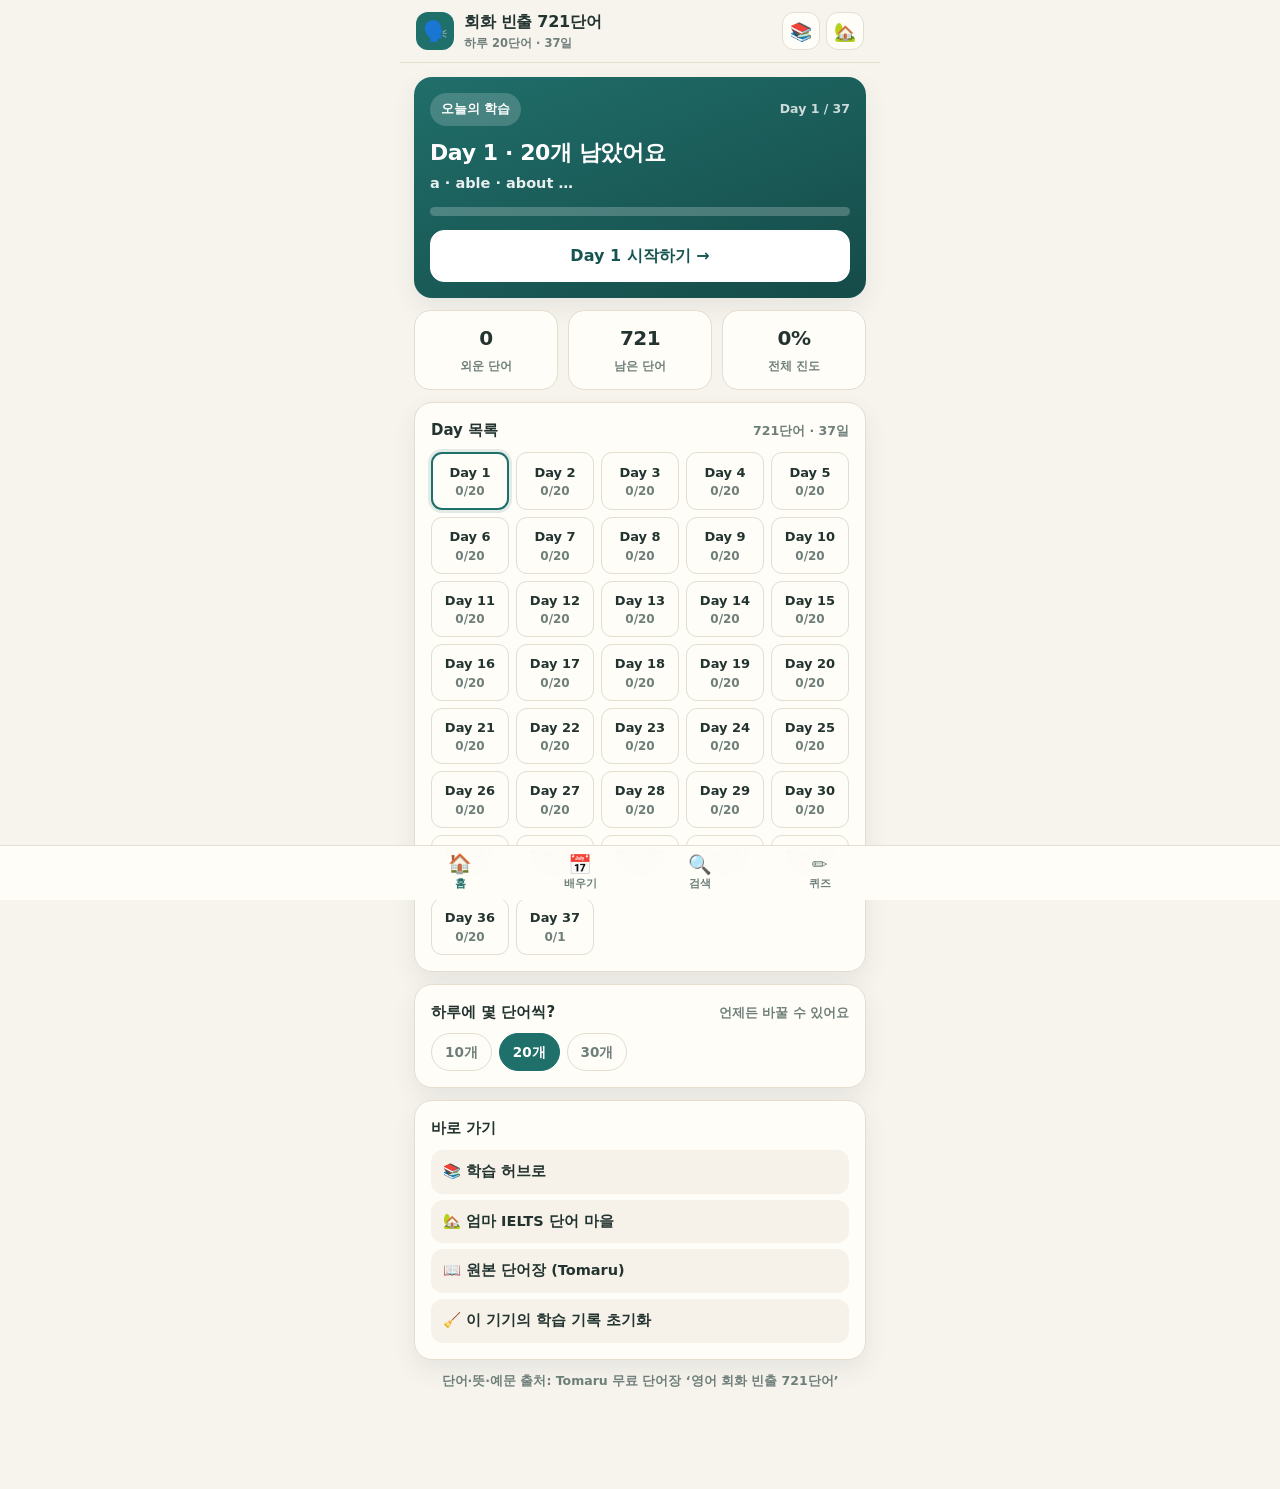
<file: spoken-721/index.html>
<!doctype html>
<html lang="ko">
<head>
<meta charset="utf-8">
<meta name="viewport" content="width=device-width, initial-scale=1.0, viewport-fit=cover">
<!-- 구글 TTS 는 Referer 헤더가 붙으면 404 → 페이지 전체 Referer 생략 -->
<meta name="referrer" content="no-referrer">
<meta name="robots" content="noindex, nofollow">
<meta name="theme-color" content="#F7F4EE">
<meta name="apple-mobile-web-app-capable" content="yes">
<meta name="apple-mobile-web-app-status-bar-style" content="default">
<title>🗣️ 회화 빈출 721단어</title>
<style>
*,*::before,*::after{box-sizing:border-box;-webkit-tap-highlight-color:transparent}
:root{
  --bg:#F7F4EE; --paper:#FFFDF8; --ink:#233430; --ink2:#6E7E79; --line:#E4DDD0;
  --teal:#1F6F6B; --teal-d:#155450; --teal-l:#E1F0EE; --coral:#DE6549; --coral-l:#FBE7E1;
  --gold:#F2C158; --green:#3E9E64; --green-l:#E4F4E9;
  --shadow:0 10px 24px rgba(35,52,48,.08);
}
html{-webkit-text-size-adjust:100%}
body{margin:0;background:var(--bg);color:var(--ink);
  font-family:-apple-system,BlinkMacSystemFont,"Apple SD Gothic Neo","Pretendard","Noto Sans KR","Malgun Gothic",system-ui,sans-serif;
  font-size:16px;line-height:1.5;-webkit-font-smoothing:antialiased;overflow-x:hidden}
h1,h2,h3,p{margin:0}
button{font:inherit;color:inherit;border:0;background:none;cursor:pointer}
a{color:inherit;text-decoration:none}
.en{font-family:"Baloo 2","Noto Sans KR",system-ui,sans-serif}
#app{max-width:480px;margin:0 auto;min-height:100vh;padding-bottom:calc(74px + env(safe-area-inset-bottom))}

/* 상단 바 */
.top{position:sticky;top:0;z-index:30;display:flex;align-items:center;justify-content:space-between;gap:10px;
  padding:calc(10px + env(safe-area-inset-top)) 16px 10px;background:rgba(247,244,238,.94);
  backdrop-filter:blur(10px);-webkit-backdrop-filter:blur(10px);border-bottom:1px solid var(--line)}
.brand{display:flex;align-items:center;gap:10px;min-width:0}
.badge{width:38px;height:38px;flex:none;display:grid;place-items:center;border-radius:12px;background:var(--teal);color:#fff;font-size:20px}
.brand h1{font-size:16px;font-weight:800;letter-spacing:-.3px;white-space:nowrap}
.brand p{font-size:11.5px;color:var(--ink2);font-weight:600;margin-top:1px;white-space:nowrap;overflow:hidden;text-overflow:ellipsis}
.toplinks{display:flex;gap:6px;flex:none}
.toplinks a{display:grid;place-items:center;width:38px;height:38px;border-radius:12px;background:var(--paper);
  border:1px solid var(--line);font-size:18px}

/* 공통 */
.wrap{padding:14px 14px 20px}
.card{background:var(--paper);border:1px solid var(--line);border-radius:18px;box-shadow:var(--shadow);padding:16px;margin-bottom:12px}
.cardhead{display:flex;align-items:baseline;justify-content:space-between;gap:8px;margin-bottom:10px}
.cardhead h2{font-size:15px;font-weight:800}
.muted{color:var(--ink2);font-size:12.5px;font-weight:600}
.btn{display:inline-flex;align-items:center;justify-content:center;gap:6px;width:100%;min-height:52px;padding:12px 18px;
  border-radius:14px;background:var(--paper);border:1px solid var(--line);font-weight:800;font-size:16px}
.btn:active{transform:scale(.985)}
.btn.primary{background:var(--teal);color:#fff;border-color:var(--teal)}
.btn.coral{background:var(--coral);color:#fff;border-color:var(--coral)}
.btn.ghost{background:transparent;border-style:dashed;color:var(--ink2);min-height:46px;font-size:14.5px}
.btn:disabled{opacity:.45}
.row{display:flex;align-items:center;gap:8px}
.chips{display:flex;flex-wrap:wrap;gap:7px}
.chip{padding:8px 13px;border-radius:999px;border:1px solid var(--line);background:var(--paper);
  font-size:13.5px;font-weight:700;color:var(--ink2);white-space:nowrap}
.chip.on{background:var(--teal);border-color:var(--teal);color:#fff}
.chip.tiny{padding:6px 10px;font-size:12.5px}
.hidden{display:none!important}

/* 홈 */
.hero{background:linear-gradient(160deg,#206E6A,#154B48);color:#fff;border:0}
.hero .chip{background:rgba(255,255,255,.18);border-color:transparent;color:#fff}
.hero .muted{color:rgba(255,255,255,.78)}
.hero h2{font-size:22px;font-weight:800;margin:10px 0 4px;letter-spacing:-.4px}
.hero .words{font-size:14.5px;color:rgba(255,255,255,.9);font-weight:600;min-height:22px}
.hero .bar{background:rgba(255,255,255,.22);margin:12px 0 14px}
.hero .bar i{background:var(--gold)}
.hero .btn.primary{background:#fff;color:var(--teal-d);border-color:#fff;font-weight:800}
.bar{height:9px;border-radius:99px;background:#ECE6DA;overflow:hidden}
.bar i{display:block;height:100%;border-radius:99px;background:var(--teal);transition:width .3s}
.stats{display:grid;grid-template-columns:repeat(3,1fr);gap:10px;margin-bottom:12px}
.stat{background:var(--paper);border:1px solid var(--line);border-radius:16px;padding:12px 8px;text-align:center}
.stat b{display:block;font-size:20px;font-weight:800;letter-spacing:-.5px}
.stat span{font-size:11.5px;color:var(--ink2);font-weight:700}
.daygrid{display:grid;grid-template-columns:repeat(5,1fr);gap:7px}
.dbtn{position:relative;padding:9px 0 8px;border-radius:11px;border:1px solid var(--line);background:var(--paper);
  font-size:12px;font-weight:800;color:var(--ink2);text-align:center;overflow:hidden}
.dbtn b{display:block;font-size:13px;color:var(--ink);white-space:nowrap}
.dbtn .mini{position:absolute;left:0;bottom:0;height:3px;background:var(--teal)}
.dbtn.part{background:var(--teal-l);border-color:#BBDCD8}
.dbtn.done{background:var(--green-l);border-color:#BCE0C7}
.dbtn.done b{color:var(--green)}
.dbtn.now{border:2px solid var(--teal);box-shadow:0 0 0 3px rgba(31,111,107,.12)}
.links{display:flex;flex-direction:column;gap:6px}
.links a,.links button{display:flex;align-items:center;gap:8px;padding:11px 12px;border-radius:12px;
  background:#F6F2E9;font-size:14.5px;font-weight:700;text-align:left;width:100%}
.links a:active,.links button:active{background:#EFE9DC}

/* 배우기 */
.daynav{display:flex;align-items:center;gap:8px;margin-bottom:12px}
.daynav .navbtn{width:44px;height:44px;border-radius:12px;background:var(--paper);border:1px solid var(--line);font-size:16px;font-weight:800}
.daynav .mid{flex:1;display:flex;align-items:center;justify-content:center;gap:8px;
  height:44px;border-radius:12px;background:var(--paper);border:1px solid var(--line);font-weight:800}
.daynav .mid small{font-weight:600;color:var(--ink2);font-size:12px}
.modes{flex:1}
.wcard{background:var(--paper);border:1px solid var(--line);border-radius:16px;padding:14px;margin-bottom:10px}
.wcard.known{background:#F4FAF5;border-color:#CBE6D3}
.wtop{display:flex;align-items:flex-start;justify-content:space-between;gap:10px}
.wcard .word{font-size:25px;font-weight:800;letter-spacing:-.6px;display:flex;align-items:center;gap:8px;line-height:1.2}
.wcard .pron{font-size:13px;color:var(--ink2);font-weight:600;margin-top:3px;display:flex;align-items:center;gap:6px;flex-wrap:wrap}
.pos{display:inline-block;padding:2px 8px;border-radius:999px;background:var(--teal-l);color:var(--teal-d);font-size:11.5px;font-weight:800}
.kn{flex:none;padding:8px 11px;border-radius:99px;border:1px solid var(--line);font-size:12.5px;font-weight:800;color:var(--ink2);background:#fff}
.kn.on{background:var(--green);border-color:var(--green);color:#fff}
.wcard .mean{font-size:17px;font-weight:700;margin-top:9px}
.wcard .mean.blur{filter:blur(6px);opacity:.7}
.wcard .ex{margin-top:9px;padding-top:9px;border-top:1px dashed var(--line)}
.wcard .ex p{font-size:14.5px;font-weight:600}
.wcard .ex p.ko{font-size:13px;color:var(--ink2);margin-top:2px;font-weight:500}
.spk{display:inline-grid;place-items:center;width:34px;height:34px;flex:none;border-radius:99px;
  background:var(--teal-l);border:1px solid #BFDCD9;font-size:15px}
.spk:active{background:#CDE6E3}
.spk.sm{width:auto;padding:0 11px;height:31px;font-size:12.5px;font-weight:800;gap:4px;border-radius:99px;margin-top:7px}

/* 플래시카드 */
.flash{perspective:1200px;margin-bottom:12px}
.flash-in{position:relative;background:var(--paper);border:1px solid var(--line);border-radius:20px;
  min-height:285px;display:grid;place-items:center;text-align:center;padding:22px 18px;box-shadow:var(--shadow)}
.flash-in .fs{font-size:13px;color:var(--ink2);font-weight:700;position:absolute;top:14px;left:0;right:0}
.flash-in .fw{font-size:38px;font-weight:800;letter-spacing:-1px;line-height:1.15;word-break:break-word}
.flash-in .fp{font-size:14px;color:var(--ink2);font-weight:600;margin-top:8px}
.flash-in .fm{font-size:21px;font-weight:800;line-height:1.4}
.flash-in .fe{font-size:15px;font-weight:600;margin-top:14px;padding-top:12px;border-top:1px dashed var(--line)}
.flash-in .fk{font-size:13.5px;color:var(--ink2);margin-top:3px;font-weight:500}
.flash-in .hint{position:absolute;bottom:12px;left:0;right:0;font-size:11.5px;color:var(--ink2);font-weight:600}
.flashbar{display:flex;align-items:center;gap:8px;margin-bottom:10px}
.flashbar .btn{min-height:46px;font-size:14.5px}
.flashbar .pos-i{flex:none;font-size:13px;font-weight:800;color:var(--ink2);min-width:64px;text-align:center}

/* 검색 */
.searchbox{display:flex;align-items:center;gap:8px;background:var(--paper);border:1px solid var(--line);
  border-radius:14px;padding:0 12px;height:50px;margin-bottom:10px}
.searchbox input{flex:1;border:0;background:transparent;font:inherit;font-size:16px;outline:none;min-width:0}
.searchbox .clr{width:28px;height:28px;flex:none;border-radius:99px;background:#EFE9DC;color:var(--ink2);font-weight:800;display:grid;place-items:center;font-size:13px}

/* 퀴즈 */
.qcard{background:var(--paper);border:1px solid var(--line);border-radius:20px;padding:22px 18px;text-align:center;box-shadow:var(--shadow);margin-bottom:12px}
.qcard .qw{font-size:32px;font-weight:800;letter-spacing:-1px;display:flex;align-items:center;justify-content:center;gap:10px;flex-wrap:wrap}
.qcard .qp{font-size:14px;color:var(--ink2);font-weight:600;margin-top:6px}
.qprog{font-size:12.5px;color:var(--ink2);font-weight:800;margin-bottom:8px}
.opt{display:flex;align-items:center;gap:10px;width:100%;text-align:left;padding:15px 14px;margin-bottom:9px;
  border-radius:14px;border:1.5px solid var(--line);background:var(--paper);font-size:15.5px;font-weight:700}
.opt .num{width:22px;height:22px;flex:none;display:grid;place-items:center;border-radius:99px;background:#EFE9DC;font-size:12px;font-weight:800;color:var(--ink2)}
.opt.ok{border-color:var(--green);background:var(--green-l)}
.opt.ok .num{background:var(--green);color:#fff}
.opt.no{border-color:var(--coral);background:var(--coral-l)}
.opt.no .num{background:var(--coral);color:#fff}
.opt:disabled{opacity:1}
.fb{margin:10px 0 12px;padding:14px;border-radius:14px;background:#F6F2E9;font-size:14px;font-weight:600}
.fb b{font-weight:800}
.score{font-size:44px;font-weight:800;letter-spacing:-2px;text-align:center;color:var(--teal)}
.center{text-align:center}
.wrongrow{display:flex;align-items:center;justify-content:space-between;gap:10px;padding:9px 0;border-bottom:1px dashed var(--line)}
.wrongrow:last-child{border-bottom:0}
.wrongrow .wl{font-weight:800;font-size:15px}
.wrongrow .wr{font-size:13.5px;color:var(--ink2);font-weight:600}

/* 하단 탭 */
.nav{position:fixed;left:0;right:0;bottom:0;z-index:40;background:rgba(255,253,248,.96);
  backdrop-filter:blur(10px);-webkit-backdrop-filter:blur(10px);border-top:1px solid var(--line);
  padding-bottom:env(safe-area-inset-bottom)}
.nav-in{display:grid;grid-template-columns:repeat(4,1fr);max-width:480px;margin:0 auto}
.nav button{display:grid;place-items:center;gap:2px;padding:9px 0 8px;font-size:10.5px;font-weight:800;color:var(--ink2)}
.nav button .ic{font-size:19px;line-height:1}
.nav button.on{color:var(--teal)}
.nav button.on .ic{transform:translateY(-1px)}

/* 토스트 */
#toast{position:fixed;left:50%;bottom:calc(88px + env(safe-area-inset-bottom));transform:translateX(-50%) translateY(10px);
  background:rgba(35,52,48,.94);color:#fff;padding:11px 18px;border-radius:99px;font-size:13.5px;font-weight:700;
  opacity:0;pointer-events:none;transition:opacity .2s,transform .2s;z-index:60;max-width:86vw;text-align:center}
#toast.on{opacity:1;transform:translateX(-50%) translateY(0)}
</style>
</head>
<body>
<div id="app">
  <header class="top">
    <div class="brand">
      <div class="badge">🗣️</div>
      <div>
        <h1>회화 빈출 721단어</h1>
        <p id="topSub">하루 20단어 · 37일</p>
      </div>
    </div>
    <div class="toplinks">
      <a href="../" aria-label="학습 허브로" title="학습 허브">📚</a>
      <a href="../family-board/ielts/" aria-label="엄마 IELTS 마을로" title="엄마 IELTS 마을">🏡</a>
    </div>
  </header>

  <main id="screens">
    <section id="scr-home"></section>
    <section id="scr-learn" class="hidden"></section>
    <section id="scr-search" class="hidden"></section>
    <section id="scr-quiz" class="hidden"></section>
  </main>

  <nav class="nav"><div class="nav-in" id="navIn"></div></nav>
</div>
<div id="toast"></div>

<script src="data.js"></script>
<script>
/* ============================================================
   영어 회화 빈출 721단어 — 복습·학습 앱
   데이터: Tomaru 무료 단어장 '영어 회화 빈출 721단어' (721개 전부)
   진도는 이 기기 localStorage 에만 저장한다 (기존 단어 마을과 키 분리).
   ============================================================ */
var SK = 'spoken721_v1';
var POS_KOR = {noun:'명사',verb:'동사',adjective:'형용사',adverb:'부사',preposition:'전치사',
  pronoun:'대명사',conjunction:'접속사',auxiliary:'조동사',determiner:'한정사',article:'관사',interjection:'감탄사'};
var POS_FILTERS = [
  {id:'all', name:'전체'},
  {id:'noun', name:'명사'},
  {id:'verb', name:'동사'},
  {id:'adjective', name:'형용사'},
  {id:'adverb', name:'부사'},
  {id:'preposition', name:'전치사'},
  {id:'etc', name:'그 외'}
];
WORDS.forEach(function (o, i) {
  o.i = i;
  o.idx = i + 1;
  o.posKo = o.p.map(function (c) { return POS_KOR[c] || c; });
});

/* ---------- 저장 ---------- */
function blank() { return {v:1, known:{}, wrong:{}, perDay:20, day:1, hide:false, quizTotal:0, quizOk:0}; }
var S = load();
function load() {
  try {
    var raw = localStorage.getItem(SK);
    if (!raw) return blank();
    var o = JSON.parse(raw), b = blank();
    for (var k in b) if (!(k in o)) o[k] = b[k];
    if (!o.known || typeof o.known !== 'object') o.known = {};
    if (!o.wrong || typeof o.wrong !== 'object') o.wrong = {};
    return o;
  } catch (e) { return blank(); }
}
function save() {
  try { localStorage.setItem(SK, JSON.stringify(S)); }
  catch (e) { toast('저장 공간이 가득 찼어요'); }
}
function knownCount() { return Object.keys(S.known).length; }
function isKnown(w) { return !!S.known[w]; }
function toggleKnown(w) {
  if (S.known[w]) delete S.known[w]; else S.known[w] = Date.now();
  save();
}
function perDay() { return S.perDay || 20; }
function dayCount() { return Math.ceil(WORDS.length / perDay()); }
function dayWords(d) {
  var s = (d - 1) * perDay();
  return WORDS.slice(s, s + perDay());
}
function dayNoOf(i) { return Math.floor(i / perDay()) + 1; }
function dayStats(d) {
  var list = dayWords(d), k = 0;
  list.forEach(function (o) { if (isKnown(o.w)) k++; });
  return {total:list.length, known:k, left:list.length - k, pct:list.length ? k / list.length : 0};
}
function todayDay() {
  var n = dayCount(), d = 1;
  for (d = 1; d <= n; d++) if (dayStats(d).left > 0) return d;
  return n;
}
function esc(s) {
  return String(s == null ? '' : s).replace(/[&<>"']/g, function (c) {
    return {'&':'&amp;','<':'&lt;','>':'&gt;','"':'&quot;',"'":'&#39;'}[c];
  });
}

/* ---------- 발음 (TTS) ----------
   아이폰 무음 모드에서는 speechSynthesis 가 조용히 실패한다.
   ① translate.googleapis.com 오디오를 <audio> 로 재생 ② 짧은 단어는 Youdao 대비책
   ③ 모두 실패하면 기기 음성(speechSynthesis)으로 넘어간다. (Referer 가 붙으면 404 → head 의 no-referrer) */
var enVoiceCache = null, voiceHook = false;
function enVoice() {
  if (enVoiceCache) return enVoiceCache;
  var vs = [];
  try { vs = speechSynthesis.getVoices() || []; } catch (e) { return null; }
  if (!vs.length) return null;
  var us = vs.filter(function (v) { return /en[-_]US/i.test(v.lang || '') || /en[-_]US/i.test(v.name || ''); });
  var pool = us.length ? us : vs.filter(function (v) { return /^en/i.test(v.lang || ''); });
  if (!pool.length) return null;
  var local = pool.filter(function (v) { return v.localService; });
  enVoiceCache = local.length ? local[0] : pool[0];
  return enVoiceCache;
}
function ttsUrls(text) {
  var q = encodeURIComponent(text);
  var g = 'https://translate.googleapis.com/translate_tts?ie=UTF-8&client=gtx&tl=en-US&q=' + q;
  var short = !/[.!?,;:\u2014]/.test(text) && text.split(/\s+/).length <= 5;
  return short ? [g, 'https://dict.youdao.com/dictvoice?audio=' + q + '&type=2'] : [g];
}
var TTS = {el:null, seq:0};
function ttsAudio() {
  if (TTS.el) return TTS.el;
  var el = document.createElement('audio');
  el.preload = 'auto';
  el.setAttribute('playsinline', '');
  el.setAttribute('webkit-playsinline', '');
  TTS.el = el;
  window.__ttsAudio = el;
  return el;
}
function speak(text, gesture) {
  text = String(text == null ? '' : text).trim();
  if (!text) return;
  var urls = ttsUrls(text), el = ttsAudio(), my = ++TTS.seq, i = 0, attempt = 0, done = false;
  try { el.pause(); el.currentTime = 0; } catch (e) {}
  function useSynth() { if (done) return; done = true; if (my === TTS.seq) speakSynth(text, gesture); }
  function next() {
    if (done || my !== TTS.seq) return;
    if (i >= urls.length) { useSynth(); return; }
    var at = ++attempt, src = urls[i++];
    el.onerror = function () { if (my === TTS.seq && at === attempt) next(); };
    try { el.src = src; } catch (e) { next(); return; }
    var p = el.play();
    if (p && typeof p.catch === 'function') p.catch(function () { if (my === TTS.seq && at === attempt) next(); });
  }
  next();
}
function speakSynth(text, gesture) {
  text = String(text == null ? '' : text).trim();
  if (!text) return;
  if (!window.speechSynthesis || typeof SpeechSynthesisUtterance === 'undefined') {
    toast('이 기기에서는 발음 듣기가 지원되지 않아요'); return;
  }
  try {
    if (!voiceHook && speechSynthesis.addEventListener) {
      voiceHook = true;
      speechSynthesis.addEventListener('voiceschanged', function () { enVoiceCache = null; });
    }
    var u = new SpeechSynthesisUtterance(text);
    u.lang = 'en-US';
    u.rate = text.indexOf(' ') >= 0 ? 0.86 : 0.82;
    var v = enVoice();
    if (v) u.voice = v;
    u.onerror = function (ev) {
      var why = (ev && ev.error) || '';
      if (why === 'canceled' || why === 'interrupted') return;
      if (why === 'not-allowed' && !gesture) return;
      toast('발음을 재생할 수 없어요 · 기기 무음/음량을 확인해 주세요');
    };
    window.__lastUtt = u;
    if (speechSynthesis.speaking || speechSynthesis.pending) {
      speechSynthesis.cancel();
      setTimeout(function () { try { speechSynthesis.resume(); speechSynthesis.speak(u); } catch (e2) {} }, 50);
    } else {
      try { speechSynthesis.resume(); } catch (e3) {}
      speechSynthesis.speak(u);
    }
  } catch (e) { toast('발음을 재생할 수 없어요 · 기기 무음/음량을 확인해 주세요'); }
}
/* 페이지 어디서든 <button data-say="..."> 는 발음 재생 */
document.addEventListener('click', function (ev) {
  var b = ev.target.closest ? ev.target.closest('[data-say]') : null;
  if (!b) return;
  ev.stopPropagation();
  speak(b.getAttribute('data-say'), true);
});

/* ---------- 토스트 ---------- */
var toastTimer = null;
function toast(msg) {
  var t = document.getElementById('toast');
  t.textContent = msg;
  t.classList.add('on');
  clearTimeout(toastTimer);
  toastTimer = setTimeout(function () { t.classList.remove('on'); }, 1900);
}

/* ---------- 화면 이동 ---------- */
var curTab = 'home';
var learnDay = todayDay();  /* 배우기 화면에서 보고 있는 Day */
var learnMode = 'list';     /* list | card */
var flashIdx = 0, flashOpen = false;
var searchQ = '', searchPos = 'all', searchShown = 40;
var quiz = null;
var NAVS = [
  {id:'home', ic:'🏠', name:'홈'},
  {id:'learn', ic:'📅', name:'배우기'},
  {id:'search', ic:'🔍', name:'검색'},
  {id:'quiz', ic:'✏️', name:'퀴즈'}
];
function renderNav() {
  document.getElementById('navIn').innerHTML = NAVS.map(function (n) {
    return '<button class="' + (curTab === n.id ? 'on' : '') + '" data-tab="' + n.id + '">' +
      '<span class="ic">' + n.ic + '</span>' + n.name + '</button>';
  }).join('');
  Array.prototype.forEach.call(document.querySelectorAll('#navIn button'), function (b) {
    b.addEventListener('click', function () { go(b.getAttribute('data-tab')); });
  });
}
function go(tab, opt) {
  curTab = tab;
  ['home', 'learn', 'search', 'quiz'].forEach(function (id) {
    var el = document.getElementById('scr-' + id);
    if (el) el.classList.toggle('hidden', id !== tab);
  });
  if (tab === 'home') renderHome();
  if (tab === 'learn') { if (opt && opt.day) { learnDay = opt.day; } if (!learnDay) learnDay = todayDay(); renderLearn(); }
  if (tab === 'search') renderSearch();
  if (tab === 'quiz') renderQuiz();
  renderNav();
  window.scrollTo(0, 0);
}
function sub() {
  document.getElementById('topSub').textContent = '하루 ' + perDay() + '단어 · ' + dayCount() + '일';
}

/* ============================ 홈 ============================ */
function renderHome() {
  sub();
  var d = todayDay(), st = dayStats(d), k = knownCount(), pct = Math.round(k / WORDS.length * 100);
  var peek = dayWords(d).filter(function (o) { return !isKnown(o.w); }).slice(0, 3)
    .map(function (o) { return o.w; }).join(' · ');
  var grid = '';
  for (var i = 1; i <= dayCount(); i++) {
    var s = dayStats(i);
    var cls = s.left === 0 ? 'done' : (s.known > 0 ? 'part' : '');
    if (i === d) cls += ' now';
    grid += '<button class="dbtn ' + cls + '" data-day="' + i + '">' +
      '<b>Day ' + i + '</b>' + (s.left === 0 ? '✓' : s.known + '/' + s.total) +
      (s.pct > 0 && s.left > 0 ? '<i class="mini" style="width:' + Math.round(s.pct * 100) + '%"></i>' : '') +
      '</button>';
  }
  var perOpts = [10, 20, 30].map(function (n) {
    return '<button class="chip ' + (perDay() === n ? 'on' : '') + '" data-per="' + n + '">' + n + '개</button>';
  }).join('');
  document.getElementById('scr-home').innerHTML =
    '<div class="wrap">' +
      '<div class="card hero">' +
        '<div class="row" style="justify-content:space-between">' +
          '<span class="chip tiny">오늘의 학습</span>' +
          '<span class="muted">Day ' + d + ' / ' + dayCount() + '</span>' +
        '</div>' +
        '<h2>' + (st.left === 0 ? '721단어 한 바퀴 완주!' : 'Day ' + d + ' · ' + st.left + '개 남았어요') + '</h2>' +
        '<p class="words">' + (peek ? esc(peek) + ' …' : '복습할 단어만 남았어요') + '</p>' +
        '<div class="bar"><i style="width:' + Math.round(st.pct * 100) + '%"></i></div>' +
        '<button class="btn primary" id="btnToday">' + (st.known > 0 ? '이어서 학습하기' : 'Day ' + d + ' 시작하기') + ' →</button>' +
      '</div>' +
      '<div class="stats">' +
        '<div class="stat"><b>' + k + '</b><span>외운 단어</span></div>' +
        '<div class="stat"><b>' + (WORDS.length - k) + '</b><span>남은 단어</span></div>' +
        '<div class="stat"><b>' + pct + '%</b><span>전체 진도</span></div>' +
      '</div>' +
      '<div class="card">' +
        '<div class="cardhead"><h2>Day 목록</h2><span class="muted">' + WORDS.length + '단어 · ' + dayCount() + '일</span></div>' +
        '<div class="daygrid">' + grid + '</div>' +
      '</div>' +
      '<div class="card">' +
        '<div class="cardhead"><h2>하루에 몇 단어씩?</h2><span class="muted">언제든 바꿀 수 있어요</span></div>' +
        '<div class="chips">' + perOpts + '</div>' +
      '</div>' +
      '<div class="card">' +
        '<div class="cardhead"><h2>바로 가기</h2></div>' +
        '<div class="links">' +
          '<a href="../">📚 학습 허브로</a>' +
          '<a href="../family-board/ielts/">🏡 엄마 IELTS 단어 마을</a>' +
          '<a href="https://tomaruai.app/ko/decks/spoken-english-714-korean" target="_blank" rel="noopener noreferrer">📖 원본 단어장 (Tomaru)</a>' +
          '<button id="btnReset">🧹 이 기기의 학습 기록 초기화</button>' +
        '</div>' +
      '</div>' +
      '<p class="muted center" style="margin:6px 0 4px">단어·뜻·예문 출처: Tomaru 무료 단어장 ‘영어 회화 빈출 721단어’</p>' +
    '</div>';
  document.getElementById('btnToday').addEventListener('click', function () { go('learn', {day:d}); });
  Array.prototype.forEach.call(document.querySelectorAll('#scr-home .dbtn'), function (b) {
    b.addEventListener('click', function () { go('learn', {day: parseInt(b.getAttribute('data-day'), 10)}); });
  });
  Array.prototype.forEach.call(document.querySelectorAll('#scr-home [data-per]'), function (b) {
    b.addEventListener('click', function () {
      S.perDay = parseInt(b.getAttribute('data-per'), 10);
      save(); renderHome();
    });
  });
  document.getElementById('btnReset').addEventListener('click', function () {
    if (!confirm('이 기기에 저장된 외운 단어 표시와 퀴즈 기록을 지울까요?\n(단어장 자체는 그대로예요)')) return;
    S = blank(); save(); renderHome(); toast('학습 기록을 초기화했어요');
  });
}

/* ============================ 배우기 ============================ */
function renderLearn() {
  sub();
  if (!learnDay) learnDay = todayDay();
  learnDay = Math.min(Math.max(1, learnDay), dayCount());
  S.day = learnDay; save();
  var d = learnDay, st = dayStats(d);
  document.getElementById('scr-learn').innerHTML =
    '<div class="wrap">' +
      '<div class="daynav">' +
        '<button class="navbtn" id="dPrev" ' + (d <= 1 ? 'disabled' : '') + '>◀</button>' +
        '<div class="mid"><span>Day ' + d + '</span><small>' + st.known + '/' + st.total + ' 외움</small></div>' +
        '<button class="navbtn" id="dNext" ' + (d >= dayCount() ? 'disabled' : '') + '>▶</button>' +
      '</div>' +
      '<div class="row" style="margin-bottom:12px">' +
        '<div class="chips modes">' +
          '<button class="chip ' + (learnMode === 'list' ? 'on' : '') + '" data-mode="list">📋 목록</button>' +
          '<button class="chip ' + (learnMode === 'card' ? 'on' : '') + '" data-mode="card">🃏 플래시카드</button>' +
        '</div>' +
        (learnMode === 'list' ? '<button class="chip ' + (S.hide ? 'on' : '') + '" id="btnHide">' + (S.hide ? '뜻 보이기' : '뜻 가리기') + '</button>' : '') +
      '</div>' +
      '<div id="learnBody"></div>' +
    '</div>';
  document.getElementById('dPrev').addEventListener('click', function () { learnDay = d - 1; flashIdx = 0; flashOpen = false; renderLearn(); });
  document.getElementById('dNext').addEventListener('click', function () { learnDay = d + 1; flashIdx = 0; flashOpen = false; renderLearn(); });
  Array.prototype.forEach.call(document.querySelectorAll('#scr-learn [data-mode]'), function (b) {
    b.addEventListener('click', function () {
      learnMode = b.getAttribute('data-mode');
      flashIdx = 0; flashOpen = false; renderLearn();
    });
  });
  if (document.getElementById('btnHide')) {
    document.getElementById('btnHide').addEventListener('click', function () { S.hide = !S.hide; save(); renderLearn(); });
  }
  if (learnMode === 'card') renderFlash(); else renderLearnList();
}
function wordCardHtml(o) {
  var kn = isKnown(o.w);
  return '<div class="wcard ' + (kn ? 'known' : '') + '">' +
    '<div class="wtop">' +
      '<div style="min-width:0">' +
        '<div class="word en">' + esc(o.w) +
          '<button class="spk" data-say="' + esc(o.w) + '" aria-label="' + esc(o.w) + ' 발음 듣기">🔊</button></div>' +
        '<div class="pron">' + esc(o.r) +
          o.posKo.map(function (p) { return '<span class="pos">' + esc(p) + '</span>'; }).join('') + '</div>' +
      '</div>' +
      '<button class="kn ' + (kn ? 'on' : '') + '" data-kn="' + esc(o.w) + '">' + (kn ? '✓ 외움' : '외웠어요') + '</button>' +
    '</div>' +
    '<div class="mean ' + (S.hide ? 'blur' : '') + '" data-reveal="1">' + esc(o.m) + '</div>' +
    '<div class="ex">' +
      '<p class="en">' + esc(o.e) + '</p>' +
      '<p class="ko">' + esc(o.k) + '</p>' +
      '<button class="spk sm" data-say="' + esc(o.e) + '">🔊 예문 듣기</button>' +
    '</div>' +
  '</div>';
}
function renderLearnList() {
  var list = dayWords(learnDay);
  document.getElementById('learnBody').innerHTML =
    list.map(wordCardHtml).join('') +
    '<p class="muted center" style="margin:8px 0 0">뜻을 누르면 다시 보여요 · 단어를 외웠으면 ✓ 를 눌러 주세요</p>';
  Array.prototype.forEach.call(document.querySelectorAll('#learnBody [data-kn]'), function (b) {
    b.addEventListener('click', function (ev) {
      ev.stopPropagation();
      toggleKnown(b.getAttribute('data-kn'));
      renderLearn();
    });
  });
  bindReveal(document.getElementById('learnBody'));
}
function renderFlash() {
  var list = dayWords(learnDay);
  if (!list.length) return;
  if (flashIdx >= list.length) flashIdx = list.length - 1;
  var o = list[flashIdx], kn = isKnown(o.w);
  var front =
    '<div class="fs">' + (flashIdx + 1) + ' / ' + list.length + ' · ' + (kn ? '✓ 외운 단어' : '오늘의 단어') + '</div>' +
    '<div>' +
      '<div class="fw en">' + esc(o.w) + '</div>' +
      '<div class="fp">' + esc(o.r) + '</div>' +
      '<div style="margin-top:14px"><button class="spk" data-say="' + esc(o.w) + '">🔊</button></div>' +
    '</div>' +
    '<div class="hint">카드를 누르면 뜻이 보여요</div>';
  var back =
    '<div class="fs">' + (flashIdx + 1) + ' / ' + list.length + '</div>' +
    '<div>' +
      '<div class="fm">' + esc(o.m) + '</div>' +
      '<div class="fe en">' + esc(o.e) + '</div>' +
      '<div class="fk">' + esc(o.k) + '</div>' +
      '<div style="margin-top:10px"><button class="spk sm" data-say="' + esc(o.e) + '">🔊 예문 듣기</button></div>' +
    '</div>' +
    '<div class="hint">다시 누르면 단어로 돌아가요</div>';
  document.getElementById('learnBody').innerHTML =
    '<div class="flash"><div class="flash-in" id="fCard">' + (flashOpen ? back : front) + '</div></div>' +
    '<div class="flashbar">' +
      '<button class="btn" id="fPrev">◀ 이전</button>' +
      '<span class="pos-i">' + (flashIdx + 1) + '/' + list.length + '</span>' +
      '<button class="btn" id="fNext">다음 ▶</button>' +
    '</div>' +
    '<button class="btn ' + (kn ? '' : 'primary') + '" id="fKnow">' + (kn ? '✓ 외운 단어 (취소)' : '외웠어요 ✓') + '</button>';
  document.getElementById('fCard').addEventListener('click', function (ev) {
    if (ev.target.closest('[data-say]')) return;
    flashOpen = !flashOpen; renderFlash();
  });
  document.getElementById('fPrev').addEventListener('click', function () {
    if (flashIdx > 0) { flashIdx--; flashOpen = false; renderFlash(); }
  });
  document.getElementById('fNext').addEventListener('click', function () {
    if (flashIdx < list.length - 1) { flashIdx++; flashOpen = false; renderFlash(); }
    else { flashOpen = false; toast('Day ' + learnDay + ' 마지막 단어예요'); renderFlash(); }
  });
  document.getElementById('fKnow').addEventListener('click', function () {
    toggleKnown(o.w);
    if (!isKnown(o.w)) { renderFlash(); return; }
    if (flashIdx < list.length - 1) { flashIdx++; flashOpen = false; }
    renderFlash();
  });
}

/* ============================ 검색 ============================ */
function matchPos(o, id) {
  if (id === 'all') return true;
  if (id === 'etc') return o.p.some(function (c) { return ['noun','verb','adjective','adverb','preposition'].indexOf(c) < 0; });
  return o.p.indexOf(id) >= 0;
}
function searchResults() {
  var q = searchQ.trim().toLowerCase();
  return WORDS.filter(function (o) {
    if (!matchPos(o, searchPos)) return false;
    if (!q) return true;
    return o.w.toLowerCase().indexOf(q) >= 0 || o.m.toLowerCase().indexOf(q) >= 0 || o.e.toLowerCase().indexOf(q) >= 0;
  });
}
/* 가린 뜻은 검색 결과에서도 눌러서 볼 수 있게 한다 */
function bindReveal(root) {
  Array.prototype.forEach.call(root.querySelectorAll('[data-reveal]'), function (el) {
    el.addEventListener('click', function () { el.classList.remove('blur'); });
  });
}
/* 입력 중에는 결과 목록만 다시 그린다 — 검색창을 다시 만들면 한글 조합이 끊긴다 */
function renderSearchResults() {
  var res = searchResults(), shown = res.slice(0, searchShown);
  var host = document.getElementById('searchList');
  if (!host) return renderSearch();
  host.innerHTML = shown.length ? shown.map(wordCardHtml).join('') :
    '<div class="card center muted">찾는 단어가 없어요<br>영어 단어나 한국어 뜻으로 검색해 보세요</div>';
  var cnt = document.getElementById('searchCount');
  if (cnt) cnt.textContent = (searchQ.trim() || searchPos !== 'all')
    ? '검색 결과 ' + res.length + '개' : '전체 ' + WORDS.length + '단어';
  var more = document.getElementById('moreBtn');
  if (more) more.remove();
  if (res.length > shown.length) {
    var b = document.createElement('button');
    b.className = 'btn ghost'; b.id = 'moreBtn';
    b.textContent = (res.length - shown.length) + '개 더 보기';
    b.addEventListener('click', function () { searchShown += 40; renderSearchResults(); });
    host.parentNode.appendChild(b);
  }
  Array.prototype.forEach.call(host.querySelectorAll('[data-kn]'), function (b) {
    b.addEventListener('click', function (ev) {
      ev.stopPropagation();
      toggleKnown(b.getAttribute('data-kn'));
      renderSearchResults();
    });
  });
  bindReveal(host);
}
function renderSearch() {
  var chips = POS_FILTERS.map(function (f) {
    var n = f.id === 'all' ? WORDS.length : WORDS.filter(function (o) { return matchPos(o, f.id); }).length;
    return '<button class="chip ' + (searchPos === f.id ? 'on' : '') + '" data-pos="' + f.id + '">' +
      f.name + ' <span style="opacity:.65;font-size:11.5px">' + n + '</span></button>';
  }).join('');
  var scr = document.getElementById('scr-search');
  scr.innerHTML =
    '<div class="wrap">' +
      '<div class="searchbox"><input id="q" type="search" enterkeyhint="search" placeholder="단어 · 뜻 · 예문 검색 (예: 사랑, water)" value="' + esc(searchQ) + '" autocomplete="off" autocorrect="off" autocapitalize="off" spellcheck="false">' +
        (searchQ ? '<button class="clr" id="qClear">✕</button>' : '') + '</div>' +
      '<div class="chips" style="margin-bottom:10px">' + chips + '</div>' +
      '<p class="muted" id="searchCount" style="margin:2px 2px 10px"></p>' +
      '<div id="searchList"></div>' +
    '</div>';
  var input = document.getElementById('q');
  input.addEventListener('input', function () {
    searchQ = input.value;
    searchShown = 40;
    renderSearchResults();
  });
  Array.prototype.forEach.call(scr.querySelectorAll('[data-pos]'), function (b) {
    b.addEventListener('click', function () {
      searchPos = b.getAttribute('data-pos');
      searchShown = 40;
      Array.prototype.forEach.call(scr.querySelectorAll('[data-pos]'), function (x) {
        x.classList.toggle('on', x === b);
      });
      renderSearchResults();
      window.scrollTo(0, 0);
    });
  });
  if (document.getElementById('qClear')) {
    document.getElementById('qClear').addEventListener('click', function () {
      searchQ = ''; searchShown = 40;
      input.value = '';
      renderSearchResults();
      input.focus();
    });
  }
  renderSearchResults();
}

/* ============================ 퀴즈 ============================ */
function renderQuiz() {
  if (!quiz) return renderQuizSetup();
  if (quiz.state === 'play') return renderQuizPlay();
  return renderQuizDone();
}
function quizPool(kind) {
  if (kind === 'day') return dayWords(learnDay || todayDay());
  if (kind === 'wrong') return WORDS.filter(function (o) { return S.wrong[o.w] > 0; });
  return WORDS.slice();
}
function renderQuizSetup() {
  var wrongN = WORDS.filter(function (o) { return S.wrong[o.w] > 0; }).length;
  var acc = S.quizTotal ? Math.round(S.quizOk / S.quizTotal * 100) : 0;
  document.getElementById('scr-quiz').innerHTML =
    '<div class="wrap">' +
      '<div class="card">' +
        '<div class="cardhead"><h2>복습 퀴즈</h2><span class="muted">10문제</span></div>' +
        '<p class="muted">영어 단어를 보고 알맞은 뜻을 고르면 돼요. 틀린 단어는 ‘틀린 단어’ 범위에 모여요.</p>' +
      '</div>' +
      '<div class="card">' +
        '<div class="cardhead"><h2>범위 고르기</h2></div>' +
        '<div class="links">' +
          '<button data-range="day">📅 Day ' + (learnDay || todayDay()) + ' (' + dayWords(learnDay || todayDay()).length + '단어)</button>' +
          '<button data-range="all">🌏 전체 721단어에서</button>' +
          '<button data-range="wrong" ' + (wrongN ? '' : 'disabled') + '>🔁 틀린 단어 복습 (' + wrongN + '개)</button>' +
        '</div>' +
      '</div>' +
      '<div class="stats">' +
        '<div class="stat"><b>' + S.quizTotal + '</b><span>푼 문제</span></div>' +
        '<div class="stat"><b>' + S.quizOk + '</b><span>맞힌 문제</span></div>' +
        '<div class="stat"><b>' + acc + '%</b><span>정답률</span></div>' +
      '</div>' +
    '</div>';
  Array.prototype.forEach.call(document.querySelectorAll('#scr-quiz [data-range]'), function (b) {
    b.addEventListener('click', function () { startQuiz(b.getAttribute('data-range')); });
  });
}
function shuffle(a) {
  for (var i = a.length - 1; i > 0; i--) {
    var j = Math.floor(Math.random() * (i + 1)), t = a[i]; a[i] = a[j]; a[j] = t;
  }
  return a;
}
function startQuiz(range) {
  var pool = quizPool(range);
  if (pool.length < 4) { toast('문제를 낼 단어가 부족해요'); return; }
  var qs = shuffle(pool.slice()).slice(0, Math.min(10, pool.length)).map(function (o) {
    var opts = [o.m], guard = 0;
    while (opts.length < 4 && guard++ < 400) {
      var p = WORDS[Math.floor(Math.random() * WORDS.length)];
      if (p.m !== o.m && opts.indexOf(p.m) < 0) opts.push(p.m);
    }
    return {o:o, opts:shuffle(opts), pick:-1};
  });
  quiz = {state:'play', range:range, qs:qs, i:0, ok:0, wrongList:[]};
  renderQuiz();
}
function renderQuizPlay() {
  var q = quiz.qs[quiz.i], o = q.o;
  var answered = q.pick >= 0;
  var opts = q.opts.map(function (m, k) {
    var cls = '';
    if (answered) {
      if (m === o.m) cls = 'ok';
      else if (k === q.pick) cls = 'no';
    }
    return '<button class="opt ' + cls + '" data-opt="' + k + '" ' + (answered ? 'disabled' : '') + '>' +
      '<span class="num">' + (k + 1) + '</span><span>' + esc(m) + '</span></button>';
  }).join('');
  document.getElementById('scr-quiz').innerHTML =
    '<div class="wrap">' +
      '<div class="qprog">문제 ' + (quiz.i + 1) + ' / ' + quiz.qs.length + ' · 맞힌 문제 ' + quiz.ok + '</div>' +
      '<div class="qcard">' +
        '<div class="qw en">' + esc(o.w) +
          '<button class="spk" data-say="' + esc(o.w) + '">🔊</button></div>' +
        '<div class="qp">' + esc(o.r) + ' · ' + o.posKo.join(' / ') + '</div>' +
      '</div>' +
      '<div id="opts">' + opts + '</div>' +
      (answered ? '<div class="fb"><b>뜻:</b> ' + esc(o.m) + '<br><span class="en">' + esc(o.e) + '</span><br>' +
        '<span class="muted">' + esc(o.k) + '</span><br>' +
        '<button class="spk sm" data-say="' + esc(o.e) + '">🔊 예문 듣기</button></div>' +
        '<button class="btn primary" id="qNext">' + (quiz.i + 1 < quiz.qs.length ? '다음 문제 →' : '결과 보기 →') + '</button>' : '') +
    '</div>';
  Array.prototype.forEach.call(document.querySelectorAll('#opts .opt'), function (b) {
    b.addEventListener('click', function () {
      if (q.pick >= 0) return;
      q.pick = parseInt(b.getAttribute('data-opt'), 10);
      var right = q.opts[q.pick] === o.m;
      S.quizTotal = (S.quizTotal || 0) + 1;
      if (right) {
        quiz.ok++; S.quizOk = (S.quizOk || 0) + 1;
        if (S.wrong[o.w]) { S.wrong[o.w] = Math.max(0, S.wrong[o.w] - 1); if (!S.wrong[o.w]) delete S.wrong[o.w]; }
      } else {
        S.wrong[o.w] = (S.wrong[o.w] || 0) + 1;
        quiz.wrongList.push(o);
      }
      save();
      renderQuizPlay();
    });
  });
  if (document.getElementById('qNext')) {
    document.getElementById('qNext').addEventListener('click', function () {
      if (quiz.i + 1 < quiz.qs.length) { quiz.i++; renderQuizPlay(); window.scrollTo(0, 0); }
      else { quiz.state = 'done'; renderQuizDone(); window.scrollTo(0, 0); }
    });
  }
}
function renderQuizDone() {
  var n = quiz.qs.length, ok = quiz.ok, pct = Math.round(ok / n * 100);
  var wl = quiz.wrongList;
  document.getElementById('scr-quiz').innerHTML =
    '<div class="wrap">' +
      '<div class="card center">' +
        '<p class="muted">' + n + '문제 중</p>' +
        '<div class="score">' + ok + ' / ' + n + '</div>' +
        '<p class="muted" style="margin-bottom:14px">' + (pct >= 80 ? '아주 좋아요! 이 단어들은 이제 내 것이에요 🎉' :
          pct >= 50 ? '절반 넘게 맞혔어요. 틀린 단어만 한 번 더 보면 돼요.' : '괜찮아요. 틀린 단어로 다시 연습해 봐요.') + '</p>' +
        '<button class="btn primary" id="qAgain">같은 범위로 다시 풀기</button>' +
        '<div style="height:8px"></div>' +
        '<button class="btn" id="qHome">퀴즈 처음으로</button>' +
      '</div>' +
      (wl.length ? '<div class="card"><div class="cardhead"><h2>틀린 단어 ' + wl.length + '개</h2><span class="muted">눌러서 듣기</span></div>' +
        wl.map(function (o) {
          return '<div class="wrongrow"><div><span class="wl en">' + esc(o.w) + '</span>' +
            '<button class="spk sm" data-say="' + esc(o.w) + '">🔊</button></div>' +
            '<span class="wr">' + esc(o.m) + '</span></div>';
        }).join('') + '</div>' : '') +
    '</div>';
  document.getElementById('qAgain').addEventListener('click', function () { startQuiz(quiz.range); });
  document.getElementById('qHome').addEventListener('click', function () { quiz = null; renderQuiz(); });
}

/* ---------- 시작 ---------- */
renderNav();
go('home');
</script>
</body>
</html>
</file>
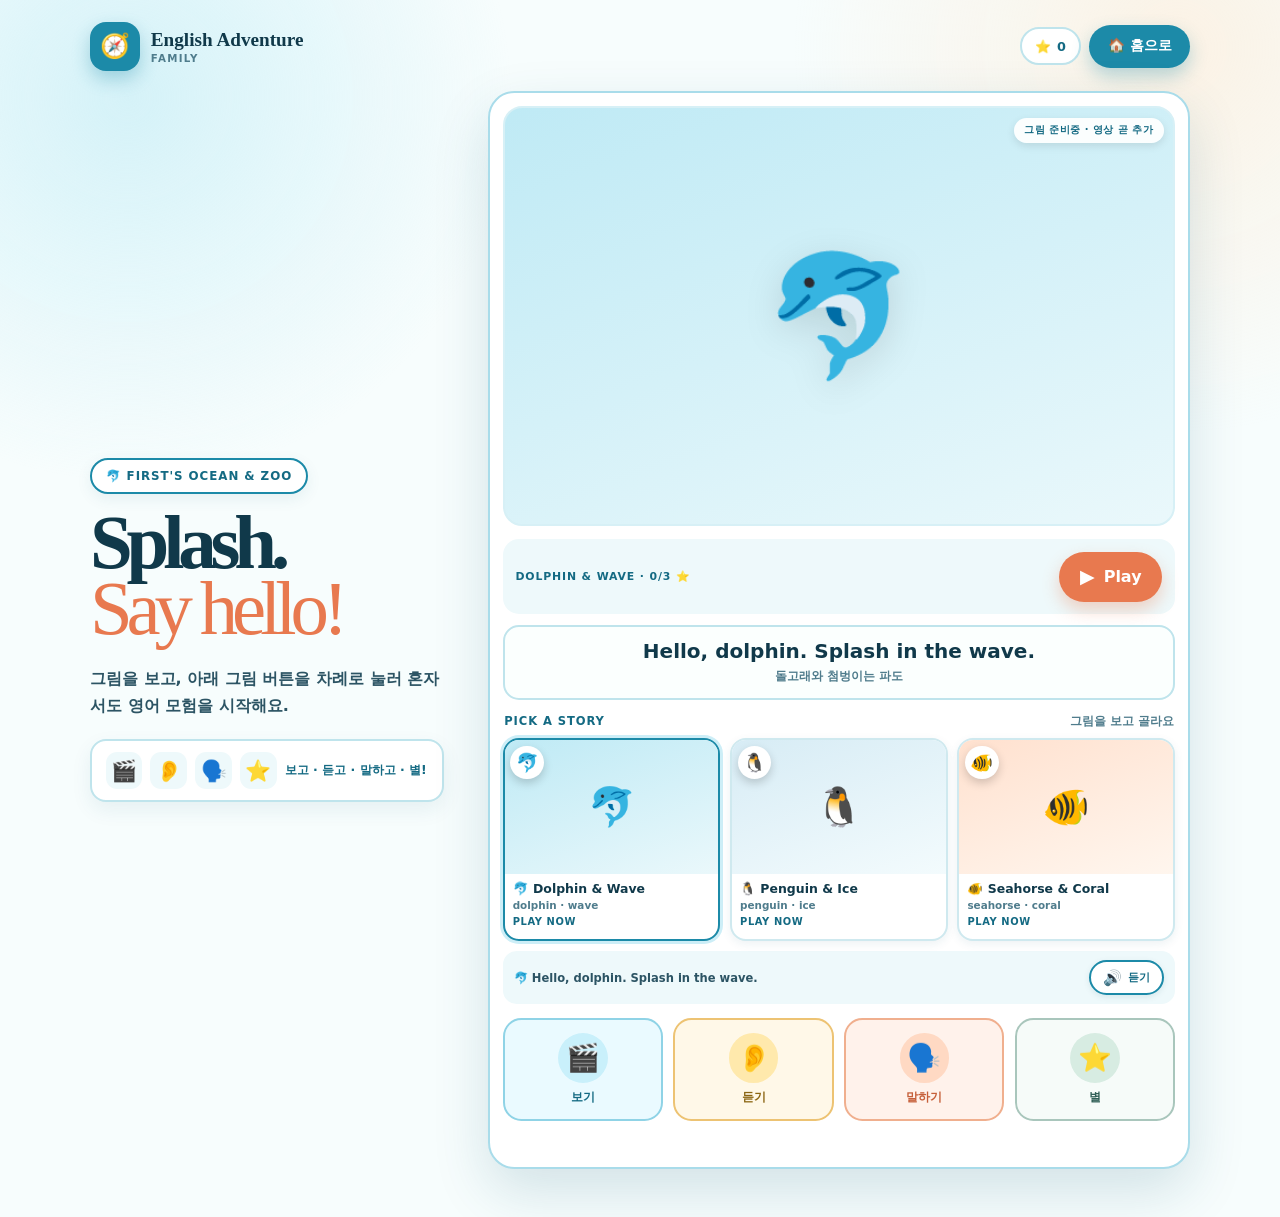
<file: first-ocean-explorer.html>
<!doctype html>
<html lang="ko">
  <head>
    <meta charset="utf-8" />
    <meta name="viewport" content="width=device-width, initial-scale=1" />
    <meta name="description" content="English Adventure Family — First's Ocean & Zoo Explorer" />
    <title>English Adventure Family — Ocean Explorer</title>
    <style>
      :root {
        --ink: #10394a;
        --muted: #4f7c8c;
        --sea: #1c8aa8;
        --sea-dark: #146a83;
        --coral: #e8794f;
        --coral-dark: #c65f39;
        --paper: #f7fdfd;
        --cream: #eef9fb;
        --line: #bfe4ec;
        --gold: #f1c967;
        --gold-dark: #8b6512;
        --shadow: 0 22px 55px rgba(20, 90, 110, 0.16);
      }
      * { box-sizing: border-box; }
      html { background: #f7fdfd; }
      body {
        min-width: 320px;
        margin: 0;
        color: var(--ink);
        font-family: ui-rounded, "Nunito", "Noto Sans KR", system-ui, sans-serif;
        background:
          radial-gradient(circle at 10% 8%, rgba(190, 235, 245, 0.6), transparent 24rem),
          radial-gradient(circle at 92% 4%, rgba(255, 231, 205, 0.5), transparent 24rem),
          var(--paper);
      }
      a { color: inherit; }
      button { font: inherit; }
      button:focus-visible { outline: 3px solid #9fe0f0; outline-offset: 3px; }
      .shell { width: min(100% - 2rem, 1100px); margin: 0 auto; padding: 1.35rem 0 3rem; }

      .topbar { display: flex; align-items: center; justify-content: space-between; gap: 1rem; margin-bottom: 1.25rem; }
      .brand { display: flex; align-items: center; gap: .7rem; font-weight: 900; }
      .brand-mark { display: grid; width: 3.1rem; height: 3.1rem; place-items: center; border-radius: 1rem; color: white; background: var(--sea); font-size: 1.5rem; box-shadow: 0 8px 18px rgba(28, 138, 168, .32); }
      .brand-title { font-family: Georgia, "Times New Roman", serif; font-size: 1.2rem; }
      .brand small { display: block; margin-top: .05rem; font-size: .64rem; letter-spacing: .13em; color: var(--muted); font-weight: 800; }
      .home-link { display: inline-flex; align-items: center; gap: .45rem; border: 0; border-radius: 999px; padding: .8rem 1.15rem; color: white; font-weight: 900; font-size: .85rem; background: var(--sea); text-decoration: none; box-shadow: 0 8px 18px rgba(28, 138, 168, .3); }

      .layout { display: grid; grid-template-columns: minmax(210px, .63fr) minmax(0, 1.25fr); align-items: center; gap: 2.75rem; }
      .eyebrow { display: inline-flex; align-items: center; gap: .5rem; margin: 0 0 1rem; padding: .55rem .85rem; border: 2px solid var(--sea); border-radius: 999px; color: var(--sea-dark); font-size: .74rem; font-weight: 900; letter-spacing: .08em; background: white; box-shadow: 0 5px 15px rgba(20, 90, 110, .08); }
      h1 { max-width: 8ch; margin: 0; font-family: Georgia, "Times New Roman", serif; font-size: clamp(3rem, 6vw, 5.3rem); line-height: .87; letter-spacing: -.08em; color: var(--ink); }
      h1 em { color: var(--coral); font-weight: 400; font-style: normal; }
      .intro { max-width: 29rem; margin: 1.35rem 0 1.25rem; color: #2c5464; font-size: 1rem; font-weight: 700; line-height: 1.7; }
      .icon-strip { display: flex; align-items: center; gap: .5rem; padding: .7rem .85rem; border: 2px solid var(--line); border-radius: 1rem; color: var(--sea-dark); font-size: .78rem; font-weight: 900; background: white; box-shadow: 0 8px 20px rgba(20, 90, 110, .08); }
      .icon-strip span { display: grid; width: 2.3rem; height: 2.3rem; place-items: center; border-radius: .7rem; background: var(--cream); font-size: 1.3rem; }

      .movie-card { overflow: hidden; border: 2px solid #a9dcea; border-radius: 1.65rem; padding: .8rem; background: white; box-shadow: var(--shadow); }

      /* Placeholder stage — swap this block for a real <video> once footage is ready.
         See the "TODO: VIDEO" comments in the script below for the data shape to use. */
      .stage {
        position: relative;
        display: grid;
        place-items: center;
        aspect-ratio: 16 / 10;
        border-radius: 1.2rem;
        overflow: hidden;
        background: var(--stage-bg, linear-gradient(160deg, #bfeaf5, #eaf8fb));
        border: 2px solid #d7f0f6;
      }
      .stage-emoji { font-size: clamp(4.5rem, 16vw, 7.5rem); filter: drop-shadow(0 10px 18px rgba(0,0,0,.12)); transition: transform .35s ease-out; }
      .stage.playing .stage-emoji { animation: bob 1.1s ease-in-out infinite; }
      @keyframes bob { 0%, 100% { transform: translateY(0) scale(1); } 50% { transform: translateY(-.5rem) scale(1.04); } }
      .stage-note { position: absolute; top: .6rem; right: .6rem; padding: .35rem .65rem; border-radius: 999px; background: rgba(255,255,255,.92); color: var(--sea-dark); font-size: .62rem; font-weight: 900; letter-spacing: .05em; box-shadow: 0 3px 8px rgba(0,0,0,.1); }

      .control-row { display: flex; align-items: center; justify-content: space-between; gap: .8rem; margin-top: .8rem; padding: .8rem; border-radius: 1rem; background: var(--cream); }
      .status { min-width: 0; color: var(--sea-dark); font-size: .68rem; font-weight: 900; letter-spacing: .08em; }
      .play { display: inline-flex; align-items: center; gap: .55rem; min-height: 3.1rem; flex: 0 0 auto; border: 0; border-radius: 999px; padding: .7rem 1.3rem; color: white; font-weight: 900; font-size: 1rem; background: var(--coral); cursor: pointer; box-shadow: 0 8px 17px rgba(232, 121, 79, .32); }
      .play span[aria-hidden] { font-size: 1.2rem; }
      .play:hover { background: var(--coral-dark); }
      .sentence { margin-top: .65rem; padding: .8rem .95rem; border: 2px solid var(--line); border-radius: 1rem; text-align: center; background: #fbfffe; }
      .sentence strong { display: block; font-size: clamp(1rem, 2.2vw, 1.25rem); }
      .sentence span { display: block; margin-top: .3rem; color: var(--muted); font-size: .75rem; font-weight: 800; }

      .shelf { margin-top: .9rem; }
      .shelf-head { display: flex; justify-content: space-between; gap: 1rem; margin: 0 .1rem .55rem; color: var(--sea-dark); font-size: .72rem; font-weight: 900; letter-spacing: .08em; }
      .shelf-head span:last-child { color: var(--muted); letter-spacing: 0; }
      .stories { display: grid; grid-template-columns: repeat(3, 1fr); gap: .6rem; }
      .story-card { position: relative; overflow: hidden; min-width: 0; padding: 0; border: 2px solid #cfe9ef; border-radius: 1rem; text-align: left; color: inherit; background: white; cursor: pointer; box-shadow: 0 3px 10px rgba(20, 90, 110, .08); transition: transform .16s ease-out, border-color .16s ease-out, box-shadow .16s ease-out; }
      .story-card:hover { transform: translateY(-2px); }
      .story-card[aria-pressed="true"] { border-color: var(--sea); box-shadow: 0 0 0 3px #cdeef7; }
      .story-thumb { display: grid; place-items: center; width: 100%; aspect-ratio: 16 / 10; font-size: 2.4rem; }
      .story-badge { position: absolute; top: .35rem; left: .35rem; display: grid; width: 2.1rem; height: 2.1rem; place-items: center; border-radius: 999px; background: white; font-size: 1.15rem; box-shadow: 0 4px 10px rgba(0,0,0,.18); }
      .story-copy { display: block; min-height: 4.1rem; padding: .45rem .5rem .5rem; }
      .story-title, .story-words, .story-play { display: block; overflow: hidden; text-overflow: ellipsis; white-space: nowrap; }
      .story-title { font-size: .78rem; font-weight: 900; color: var(--ink); }
      .story-words { margin-top: .2rem; color: var(--muted); font-size: .65rem; font-weight: 800; }
      .story-play { margin-top: .32rem; color: var(--sea-dark); font-size: .62rem; font-weight: 900; letter-spacing: .06em; }
      .listen-row { display: flex; align-items: center; justify-content: space-between; gap: .7rem; margin-top: .6rem; padding: .55rem .7rem; border-radius: .85rem; color: #2c5464; font-size: .72rem; font-weight: 800; background: var(--cream); }
      .listen-row p { overflow: hidden; margin: 0; text-overflow: ellipsis; white-space: nowrap; }
      .listen { flex: 0 0 auto; display: inline-flex; align-items: center; gap: .35rem; border: 2px solid var(--sea); border-radius: 999px; padding: .42rem .75rem; color: var(--sea-dark); font-size: .7rem; font-weight: 900; background: white; cursor: pointer; box-shadow: 0 2px 6px rgba(20,90,110,.1); }
      .listen span { font-size: .95rem; }

      .actions { display: grid; grid-template-columns: repeat(4, 1fr); gap: .65rem; margin-top: .9rem; }
      .action { display: flex; flex-direction: column; align-items: center; justify-content: center; gap: .4rem; min-height: 6.4rem; border: 2px solid var(--line); border-radius: 1.15rem; color: var(--ink); font-weight: 900; background: white; cursor: pointer; transition: transform .16s ease-out; }
      .action-badge { display: grid; width: 3.1rem; height: 3.1rem; place-items: center; border-radius: 999px; font-size: 1.7rem; background: var(--cream); }
      .action small { display: block; font-size: .75rem; font-weight: 900; }
      .action.watch { border-color: #8fd3e6; background: #eafaff; color: var(--sea-dark); }
      .action.watch .action-badge { background: #c9f0fb; }
      .action.listen-action { border-color: #edc373; background: #fff8e8; color: var(--gold-dark); }
      .action.listen-action .action-badge { background: #ffe9ac; }
      .action.say { border-color: #f0af8e; background: #fff2eb; color: var(--coral-dark); }
      .action.say .action-badge { background: #ffd9c3; }
      .action.star { border-color: #a9c6bc; background: #f6fbf9; color: #2f5e56; }
      .action.star .action-badge { background: #d7ece2; }
      .action.star.done { border-color: var(--gold); background: #fff2b9; color: var(--gold-dark); }
      .action.star.done .action-badge { background: var(--gold); }
      .celebration { min-height: 1.3rem; margin: .8rem 0 0; text-align: center; color: var(--gold-dark); font-size: .9rem; font-weight: 900; }

      @media (max-width: 760px) {
        .shell { width: min(100% - 1rem, 560px); padding-top: .7rem; }
        .topbar { margin-bottom: .8rem; }
        .brand-title { font-size: 1.05rem; }
        .layout { display: block; }
        .intro-panel { display: none; }
        .movie-card { border-radius: 1.35rem; padding: .65rem; }
        .story-copy { min-height: 3.7rem; }
        .action { min-height: 5.6rem; }
        .action-badge { width: 2.7rem; height: 2.7rem; font-size: 1.45rem; }
      }

      @media (prefers-reduced-motion: reduce) {
        *, *::before, *::after { scroll-behavior: auto !important; transition-duration: .01ms !important; animation: none !important; }
      }
    </style>
  </head>
  <body>
    <main class="shell">
      <header class="topbar">
        <div class="brand" aria-label="English Adventure Family">
          <span class="brand-mark" aria-hidden="true">🧭</span>
          <span><span class="brand-title">English Adventure</span><small>FAMILY</small></span>
        </div>
        <div style="display:flex;align-items:center;gap:.5rem;">
          <span id="walletBadge" style="display:inline-flex;align-items:center;gap:.35rem;padding:.6rem .85rem;border-radius:999px;background:white;border:2px solid var(--line);font-weight:900;font-size:.8rem;color:var(--sea-dark);">⭐ <span id="walletStars">0</span></span>
          <a class="home-link" href="index.html">🏠 홈으로</a>
        </div>
      </header>

      <section class="layout" aria-label="First's ocean & zoo explorer">
        <aside class="intro-panel">
          <p class="eyebrow">🐬 FIRST'S OCEAN &amp; ZOO</p>
          <h1>Splash.<br /><em>Say hello!</em></h1>
          <p class="intro">그림을 보고, 아래 그림 버튼을 차례로 눌러 혼자서도 영어 모험을 시작해요.</p>
          <div class="icon-strip" aria-hidden="true"><span>🎬</span><span>👂</span><span>🗣️</span><span>⭐</span> 보고 · 듣고 · 말하고 · 별!</div>
        </aside>

        <section class="movie-card" aria-label="Ocean explorer activity">
          <!-- TODO: VIDEO — once real footage is ready, replace this .stage div with:
               <video id="storyVideo" playsinline preload="metadata"></video>
               and reuse the play/repeat logic from second-princess-library.html -->
          <div class="stage" id="stage" style="--stage-bg: var(--stage-bg-current)">
            <span class="stage-emoji" id="stageEmoji">🐬</span>
            <span class="stage-note">그림 준비중 · 영상 곧 추가</span>
          </div>

          <div class="control-row">
            <p class="status" id="status">DOLPHIN &amp; WAVE · 0/3 ⭐</p>
            <button class="play" id="playButton" type="button" aria-label="Play story"><span aria-hidden="true">▶</span><span id="playText">Play</span></button>
          </div>

          <div class="sentence">
            <strong id="englishSentence">Hello, dolphin. Splash in the wave.</strong>
            <span id="koreanSentence">돌고래와 첨벙이는 파도</span>
          </div>

          <section class="shelf" aria-label="Ocean story shelf">
            <div class="shelf-head"><span>PICK A STORY</span><span>그림을 보고 골라요</span></div>
            <div class="stories" id="storyCards"></div>
            <div class="listen-row"><p id="listenPhrase">🐬 Hello, dolphin. Splash in the wave.</p><button class="listen" id="listenButton" type="button"><span aria-hidden="true">🔊</span>듣기</button></div>
          </section>

          <div class="actions" aria-label="Choose an ocean learning activity">
            <button class="action watch" id="watchButton" type="button"><span class="action-badge" aria-hidden="true">🎬</span><small>보기</small></button>
            <button class="action listen-action" id="slowButton" type="button"><span class="action-badge" aria-hidden="true">👂</span><small>듣기</small></button>
            <button class="action say" id="sayButton" type="button"><span class="action-badge" aria-hidden="true">🗣️</span><small>말하기</small></button>
            <button class="action star" id="starButton" type="button"><span class="action-badge" aria-hidden="true">⭐</span><small>별</small></button>
          </div>
          <p class="celebration" id="celebration" role="status" aria-live="polite"></p>
        </section>
      </section>
    </main>

    <script src="shared.js"></script>
    <script>
      const REPEAT_TARGET = 3;

      // TODO: VIDEO — add `src` and `poster` fields here (same shape as the princess page)
      // once real footage/photos exist, then switch the .stage placeholder to a <video> tag.
      const stories = [
        {
          id: 'dolphin-wave', icon: '🐬', label: 'Dolphin & Wave', words: 'dolphin · wave',
          bg: 'linear-gradient(160deg, #bfeaf5, #eaf8fb)',
          english: 'Hello, dolphin. Splash in the wave.', korean: '돌고래와 첨벙이는 파도',
        },
        {
          id: 'penguin-ice', icon: '🐧', label: 'Penguin & Ice', words: 'penguin · ice',
          bg: 'linear-gradient(160deg, #d7ecf5, #f3fbfd)',
          english: 'Hello, penguin. Slide on the ice.', korean: '펭귄과 미끄러운 얼음',
        },
        {
          id: 'seahorse-coral', icon: '🐠', label: 'Seahorse & Coral', words: 'seahorse · coral',
          bg: 'linear-gradient(160deg, #ffe1cf, #fff6ee)',
          english: 'Hello, seahorse. Swim by the coral.', korean: '해마와 알록달록 산호',
        },
      ];

      const stage = document.querySelector('#stage');
      const stageEmoji = document.querySelector('#stageEmoji');
      const cards = document.querySelector('#storyCards');
      const status = document.querySelector('#status');
      const playButton = document.querySelector('#playButton');
      const playText = document.querySelector('#playText');
      const englishSentence = document.querySelector('#englishSentence');
      const koreanSentence = document.querySelector('#koreanSentence');
      const listenPhrase = document.querySelector('#listenPhrase');
      const celebration = document.querySelector('#celebration');
      const starButton = document.querySelector('#starButton');

      let selected = stories[0];
      let repeats = 0;
      let playing = false;
      let completed = false;

      function speak(text, rate = 0.65, onend) {
        if (!('speechSynthesis' in window)) { if (onend) onend(); return; }
        window.speechSynthesis.cancel();
        const utterance = new SpeechSynthesisUtterance(text);
        utterance.lang = 'en-US';
        utterance.rate = rate;
        if (onend) utterance.onend = onend;
        window.speechSynthesis.speak(utterance);
      }

      function updateStatus() {
        status.textContent = `${selected.label.toUpperCase()} · ${repeats}/${REPEAT_TARGET} ⭐`;
        starButton.classList.toggle('done', completed);
        starButton.querySelector('small').textContent = completed ? '완료!' : '별';
      }

      function renderCards() {
        cards.innerHTML = stories.map((story) => `
          <button class="story-card" type="button" data-story="${story.id}" aria-pressed="${selected.id === story.id}" aria-label="${story.korean}">
            <span class="story-thumb" style="background:${story.bg}" aria-hidden="true">${story.icon}</span>
            <span class="story-badge" aria-hidden="true">${story.icon}</span>
            <span class="story-copy">
              <span class="story-title">${story.icon} ${story.label}</span>
              <span class="story-words">${story.words}</span>
              <span class="story-play">PLAY NOW</span>
            </span>
          </button>
        `).join('');
        cards.querySelectorAll('[data-story]').forEach((card) => {
          card.addEventListener('click', () => selectStory(card.dataset.story));
        });
      }

      function selectStory(id) {
        selected = stories.find((story) => story.id === id) || stories[0];
        repeats = 0;
        playing = false;
        completed = false;
        stage.style.setProperty('--stage-bg-current', selected.bg);
        stage.style.background = selected.bg;
        stageEmoji.textContent = selected.icon;
        stage.classList.remove('playing');
        englishSentence.textContent = selected.english;
        koreanSentence.textContent = selected.korean;
        listenPhrase.textContent = `${selected.icon} ${selected.english}`;
        celebration.textContent = '';
        playText.textContent = 'Play';
        updateStatus();
        renderCards();
        speak(selected.english, 0.62);
      }

      function playOnce(onDone) {
        playing = true;
        stage.classList.add('playing');
        playText.textContent = 'Playing…';
        speak(selected.english, 0.62, () => {
          stage.classList.remove('playing');
          playText.textContent = 'Play';
          playing = false;
          if (onDone) onDone();
        });
      }

      function startThreeRepeats() {
        if (playing) return;
        repeats = 0;
        completed = false;
        celebration.textContent = '세 번 듣고 별을 받아요!';
        updateStatus();
        const step = () => {
          playOnce(() => {
            repeats = Math.min(repeats + 1, REPEAT_TARGET);
            updateStatus();
            if (repeats < REPEAT_TARGET) {
              window.setTimeout(step, 450);
            } else {
              completed = true;
              updateStatus();
              const wallet = eafAddStars(1);
              document.querySelector('#walletStars').textContent = wallet.stars;
              celebration.textContent = '⭐ Great job! 세 번 모두 봤어요. 별 1개 획득!';
              speak('Great job! You watched three times.', 0.72);
            }
          });
        };
        step();
      }

      playButton.addEventListener('click', () => { if (!playing) playOnce(); });
      document.querySelector('#watchButton').addEventListener('click', startThreeRepeats);
      document.querySelector('#slowButton').addEventListener('click', () => speak(selected.english, 0.5));
      document.querySelector('#sayButton').addEventListener('click', () => {
        speak(selected.english, 0.66);
        celebration.textContent = '🗣️ 들은 뒤 천천히 따라 말해 봐요.';
      });
      document.querySelector('#listenButton').addEventListener('click', () => speak(selected.english, 0.62));
      starButton.addEventListener('click', () => {
        if (completed) celebration.textContent = '⭐ 이미 별을 받았어요. 다음 이야기도 골라 보세요!';
        else startThreeRepeats();
      });

      selectStory(selected.id);
      document.querySelector('#walletStars').textContent = eafGetWallet().stars;
    </script>
  </body>
</html>
</file>
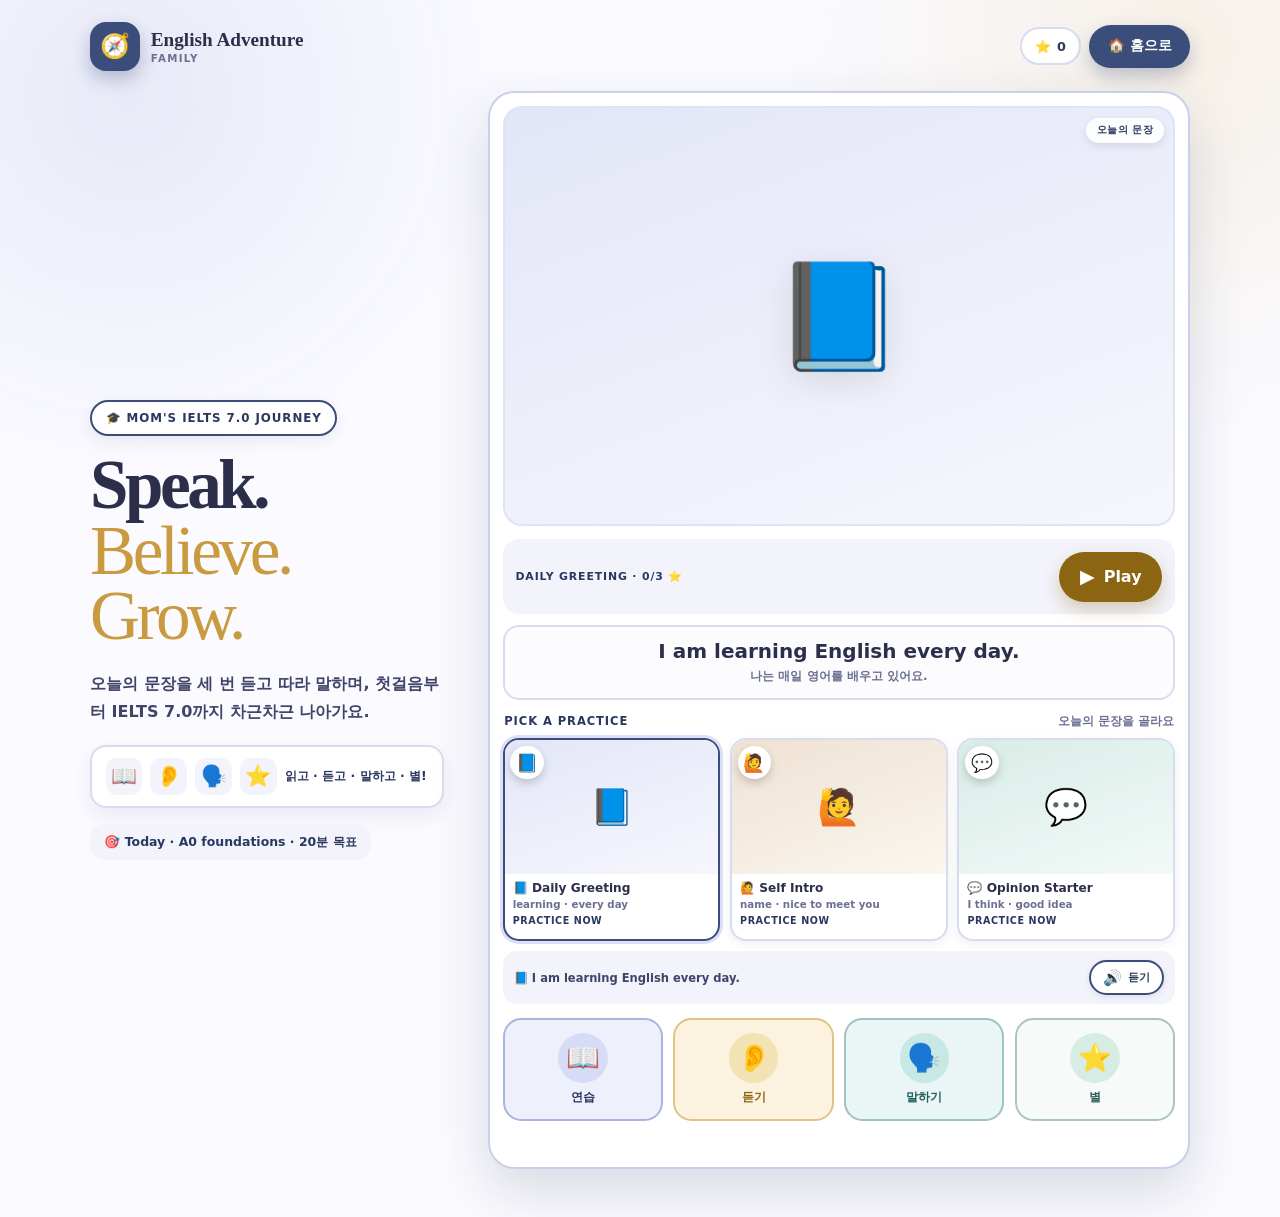
<file: mom-ielts-journey.html>
<!doctype html>
<html lang="ko">
  <head>
    <meta charset="utf-8" />
    <meta name="viewport" content="width=device-width, initial-scale=1" />
    <meta name="description" content="English Adventure Family — Mom's IELTS 7.0 Journey" />
    <title>English Adventure Family — Mom's IELTS Journey</title>
    <style>
      :root {
        --ink: #2b2f4a;
        --muted: #6b6f92;
        --navy: #3b4d7a;
        --navy-dark: #2a3860;
        --gold: #c99a3f;
        --gold-dark: #8b6512;
        --paper: #fafaff;
        --cream: #f2f3fb;
        --line: #d9dcf0;
        --shadow: 0 22px 55px rgba(43, 47, 74, 0.16);
      }
      * { box-sizing: border-box; }
      html { background: #fafaff; }
      body {
        min-width: 320px;
        margin: 0;
        color: var(--ink);
        font-family: ui-rounded, "Nunito", "Noto Sans KR", system-ui, sans-serif;
        background:
          radial-gradient(circle at 10% 8%, rgba(217, 220, 240, 0.55), transparent 24rem),
          radial-gradient(circle at 92% 4%, rgba(240, 224, 195, 0.4), transparent 24rem),
          var(--paper);
      }
      a { color: inherit; }
      button { font: inherit; }
      button:focus-visible { outline: 3px solid #b7c0ea; outline-offset: 3px; }
      .shell { width: min(100% - 2rem, 1100px); margin: 0 auto; padding: 1.35rem 0 3rem; }

      .topbar { display: flex; align-items: center; justify-content: space-between; gap: 1rem; margin-bottom: 1.25rem; }
      .brand { display: flex; align-items: center; gap: .7rem; font-weight: 900; }
      .brand-mark { display: grid; width: 3.1rem; height: 3.1rem; place-items: center; border-radius: 1rem; color: white; background: var(--navy); font-size: 1.5rem; box-shadow: 0 8px 18px rgba(59, 77, 122, .32); }
      .brand-title { font-family: Georgia, "Times New Roman", serif; font-size: 1.2rem; }
      .brand small { display: block; margin-top: .05rem; font-size: .64rem; letter-spacing: .13em; color: var(--muted); font-weight: 800; }
      .home-link { display: inline-flex; align-items: center; gap: .45rem; border: 0; border-radius: 999px; padding: .8rem 1.15rem; color: white; font-weight: 900; font-size: .85rem; background: var(--navy); text-decoration: none; box-shadow: 0 8px 18px rgba(59, 77, 122, .3); }

      .layout { display: grid; grid-template-columns: minmax(210px, .63fr) minmax(0, 1.25fr); align-items: center; gap: 2.75rem; }
      .eyebrow { display: inline-flex; align-items: center; gap: .5rem; margin: 0 0 1rem; padding: .55rem .85rem; border: 2px solid var(--navy); border-radius: 999px; color: var(--navy-dark); font-size: .74rem; font-weight: 900; letter-spacing: .08em; background: white; box-shadow: 0 5px 15px rgba(43, 47, 74, .08); }
      h1 { max-width: 9ch; margin: 0; font-family: Georgia, "Times New Roman", serif; font-size: clamp(2.6rem, 5.4vw, 4.6rem); line-height: .95; letter-spacing: -.05em; color: var(--ink); }
      h1 em { color: var(--gold); font-weight: 400; font-style: normal; }
      .intro { max-width: 29rem; margin: 1.35rem 0 1.25rem; color: #3f4468; font-size: 1rem; font-weight: 700; line-height: 1.7; }
      .icon-strip { display: flex; align-items: center; gap: .5rem; padding: .7rem .85rem; border: 2px solid var(--line); border-radius: 1rem; color: var(--navy-dark); font-size: .78rem; font-weight: 900; background: white; box-shadow: 0 8px 20px rgba(43, 47, 74, .08); }
      .icon-strip span { display: grid; width: 2.3rem; height: 2.3rem; place-items: center; border-radius: .7rem; background: var(--cream); font-size: 1.3rem; }
      .goal-chip { display: inline-flex; align-items: center; gap: .5rem; margin-top: 1rem; padding: .6rem .9rem; border-radius: .9rem; background: var(--cream); font-size: .78rem; font-weight: 900; color: var(--navy-dark); }

      .study-card { overflow: hidden; border: 2px solid #c9d0ec; border-radius: 1.65rem; padding: .8rem; background: white; box-shadow: var(--shadow); }
      .stage {
        position: relative; display: grid; place-items: center; aspect-ratio: 16 / 10; border-radius: 1.2rem;
        overflow: hidden; background: var(--stage-bg, linear-gradient(160deg, #e3e6f7, #f6f7fd)); border: 2px solid #dfe3f6;
      }
      .stage-emoji { font-size: clamp(4rem, 14vw, 6.5rem); filter: drop-shadow(0 10px 18px rgba(0,0,0,.1)); transition: transform .35s ease-out; }
      .stage.playing .stage-emoji { animation: bob 1.1s ease-in-out infinite; }
      @keyframes bob { 0%, 100% { transform: translateY(0) scale(1); } 50% { transform: translateY(-.4rem) scale(1.03); } }
      .stage-note { position: absolute; top: .6rem; right: .6rem; padding: .35rem .65rem; border-radius: 999px; background: rgba(255,255,255,.92); color: var(--navy-dark); font-size: .62rem; font-weight: 900; letter-spacing: .05em; box-shadow: 0 3px 8px rgba(0,0,0,.1); }

      .control-row { display: flex; align-items: center; justify-content: space-between; gap: .8rem; margin-top: .8rem; padding: .8rem; border-radius: 1rem; background: var(--cream); }
      .status { min-width: 0; color: var(--navy-dark); font-size: .68rem; font-weight: 900; letter-spacing: .08em; }
      .play { display: inline-flex; align-items: center; gap: .55rem; min-height: 3.1rem; flex: 0 0 auto; border: 0; border-radius: 999px; padding: .7rem 1.3rem; color: white; font-weight: 900; font-size: 1rem; background: var(--gold-dark); cursor: pointer; box-shadow: 0 8px 17px rgba(139, 101, 18, .28); }
      .play span[aria-hidden] { font-size: 1.2rem; }
      .play:hover { background: #6f4f0d; }
      .sentence { margin-top: .65rem; padding: .8rem .95rem; border: 2px solid var(--line); border-radius: 1rem; text-align: center; background: #fcfcff; }
      .sentence strong { display: block; font-size: clamp(1rem, 2.2vw, 1.25rem); }
      .sentence span { display: block; margin-top: .3rem; color: var(--muted); font-size: .75rem; font-weight: 800; }

      .shelf { margin-top: .9rem; }
      .shelf-head { display: flex; justify-content: space-between; gap: 1rem; margin: 0 .1rem .55rem; color: var(--navy-dark); font-size: .72rem; font-weight: 900; letter-spacing: .08em; }
      .shelf-head span:last-child { color: var(--muted); letter-spacing: 0; }
      .stories { display: grid; grid-template-columns: repeat(3, 1fr); gap: .6rem; }
      .story-card { position: relative; overflow: hidden; min-width: 0; padding: 0; border: 2px solid #d7dcf2; border-radius: 1rem; text-align: left; color: inherit; background: white; cursor: pointer; box-shadow: 0 3px 10px rgba(43, 47, 74, .08); transition: transform .16s ease-out, border-color .16s ease-out, box-shadow .16s ease-out; }
      .story-card:hover { transform: translateY(-2px); }
      .story-card[aria-pressed="true"] { border-color: var(--navy); box-shadow: 0 0 0 3px #dbe0f7; }
      .story-thumb { display: grid; place-items: center; width: 100%; aspect-ratio: 16 / 10; font-size: 2.2rem; }
      .story-badge { position: absolute; top: .35rem; left: .35rem; display: grid; width: 2.1rem; height: 2.1rem; place-items: center; border-radius: 999px; background: white; font-size: 1.1rem; box-shadow: 0 4px 10px rgba(0,0,0,.18); }
      .story-copy { display: block; min-height: 4.1rem; padding: .45rem .5rem .5rem; }
      .story-title, .story-words, .story-play { display: block; overflow: hidden; text-overflow: ellipsis; white-space: nowrap; }
      .story-title { font-size: .76rem; font-weight: 900; color: var(--ink); }
      .story-words { margin-top: .2rem; color: var(--muted); font-size: .64rem; font-weight: 800; }
      .story-play { margin-top: .32rem; color: var(--navy-dark); font-size: .6rem; font-weight: 900; letter-spacing: .06em; }
      .listen-row { display: flex; align-items: center; justify-content: space-between; gap: .7rem; margin-top: .6rem; padding: .55rem .7rem; border-radius: .85rem; color: #3f4468; font-size: .72rem; font-weight: 800; background: var(--cream); }
      .listen-row p { overflow: hidden; margin: 0; text-overflow: ellipsis; white-space: nowrap; }
      .listen { flex: 0 0 auto; display: inline-flex; align-items: center; gap: .35rem; border: 2px solid var(--navy); border-radius: 999px; padding: .42rem .75rem; color: var(--navy-dark); font-size: .7rem; font-weight: 900; background: white; cursor: pointer; box-shadow: 0 2px 6px rgba(43,47,74,.1); }
      .listen span { font-size: .95rem; }

      .actions { display: grid; grid-template-columns: repeat(4, 1fr); gap: .65rem; margin-top: .9rem; }
      .action { display: flex; flex-direction: column; align-items: center; justify-content: center; gap: .4rem; min-height: 6.4rem; border: 2px solid var(--line); border-radius: 1.15rem; color: var(--ink); font-weight: 900; background: white; cursor: pointer; transition: transform .16s ease-out; }
      .action-badge { display: grid; width: 3.1rem; height: 3.1rem; place-items: center; border-radius: 999px; font-size: 1.7rem; background: var(--cream); }
      .action small { display: block; font-size: .75rem; font-weight: 900; }
      .action.watch { border-color: #aab4e2; background: #eef0fb; color: var(--navy-dark); }
      .action.watch .action-badge { background: #d7dcf6; }
      .action.listen-action { border-color: #e0c485; background: #fbf3e0; color: var(--gold-dark); }
      .action.listen-action .action-badge { background: #f3e2b3; }
      .action.say { border-color: #9fc2c0; background: #eaf6f5; color: #1f5f5c; }
      .action.say .action-badge { background: #c8e8e6; }
      .action.star { border-color: #a9c6bc; background: #f6fbf9; color: #2f5e56; }
      .action.star .action-badge { background: #d7ece2; }
      .action.star.done { border-color: var(--gold); background: #fbeec6; color: var(--gold-dark); }
      .action.star.done .action-badge { background: var(--gold); }
      .celebration { min-height: 1.3rem; margin: .8rem 0 0; text-align: center; color: var(--gold-dark); font-size: .9rem; font-weight: 900; }

      @media (max-width: 760px) {
        .shell { width: min(100% - 1rem, 560px); padding-top: .7rem; }
        .topbar { margin-bottom: .8rem; }
        .brand-title { font-size: 1.05rem; }
        .layout { display: block; }
        .intro-panel { display: none; }
        .study-card { border-radius: 1.35rem; padding: .65rem; }
        .story-copy { min-height: 3.7rem; }
        .action { min-height: 5.6rem; }
        .action-badge { width: 2.7rem; height: 2.7rem; font-size: 1.45rem; }
      }

      @media (prefers-reduced-motion: reduce) {
        *, *::before, *::after { scroll-behavior: auto !important; transition-duration: .01ms !important; animation: none !important; }
      }
    </style>
  </head>
  <body>
    <main class="shell">
      <header class="topbar">
        <div class="brand" aria-label="English Adventure Family">
          <span class="brand-mark" aria-hidden="true">🧭</span>
          <span><span class="brand-title">English Adventure</span><small>FAMILY</small></span>
        </div>
        <div style="display:flex;align-items:center;gap:.5rem;">
          <span id="walletBadge" style="display:inline-flex;align-items:center;gap:.35rem;padding:.6rem .85rem;border-radius:999px;background:white;border:2px solid var(--line);font-weight:900;font-size:.8rem;color:var(--navy-dark);">⭐ <span id="walletStars">0</span></span>
          <a class="home-link" href="index.html">🏠 홈으로</a>
        </div>
      </header>

      <section class="layout" aria-label="Mom's IELTS journey">
        <aside class="intro-panel">
          <p class="eyebrow">🎓 MOM'S IELTS 7.0 JOURNEY</p>
          <h1>Speak.<br /><em>Believe. Grow.</em></h1>
          <p class="intro">오늘의 문장을 세 번 듣고 따라 말하며, 첫걸음부터 IELTS 7.0까지 차근차근 나아가요.</p>
          <div class="icon-strip" aria-hidden="true"><span>📖</span><span>👂</span><span>🗣️</span><span>⭐</span> 읽고 · 듣고 · 말하고 · 별!</div>
          <div class="goal-chip">🎯 Today · A0 foundations · 20분 목표</div>
        </aside>

        <section class="study-card" aria-label="IELTS practice activity">
          <!-- TODO: this stage is a placeholder — swap for a real <video> or audio-recording UI later
               if lesson footage becomes available; the 3x-repeat logic below is ready to reuse. -->
          <div class="stage" id="stage">
            <span class="stage-emoji" id="stageEmoji">📘</span>
            <span class="stage-note">오늘의 문장</span>
          </div>

          <div class="control-row">
            <p class="status" id="status">DAILY GREETING · 0/3 ⭐</p>
            <button class="play" id="playButton" type="button" aria-label="Play sentence"><span aria-hidden="true">▶</span><span id="playText">Play</span></button>
          </div>

          <div class="sentence">
            <strong id="englishSentence">I am learning English every day.</strong>
            <span id="koreanSentence">나는 매일 영어를 배우고 있어요.</span>
          </div>

          <section class="shelf" aria-label="Practice sentence shelf">
            <div class="shelf-head"><span>PICK A PRACTICE</span><span>오늘의 문장을 골라요</span></div>
            <div class="stories" id="storyCards"></div>
            <div class="listen-row"><p id="listenPhrase">📘 I am learning English every day.</p><button class="listen" id="listenButton" type="button"><span aria-hidden="true">🔊</span>듣기</button></div>
          </section>

          <div class="actions" aria-label="Choose an IELTS practice activity">
            <button class="action watch" id="watchButton" type="button"><span class="action-badge" aria-hidden="true">📖</span><small>연습</small></button>
            <button class="action listen-action" id="slowButton" type="button"><span class="action-badge" aria-hidden="true">👂</span><small>듣기</small></button>
            <button class="action say" id="sayButton" type="button"><span class="action-badge" aria-hidden="true">🗣️</span><small>말하기</small></button>
            <button class="action star" id="starButton" type="button"><span class="action-badge" aria-hidden="true">⭐</span><small>별</small></button>
          </div>
          <p class="celebration" id="celebration" role="status" aria-live="polite"></p>
        </section>
      </section>
    </main>

    <script src="shared.js"></script>
    <script>
      const REPEAT_TARGET = 3;

      const stories = [
        {
          id: 'daily-greeting', icon: '📘', label: 'Daily Greeting', words: 'learning · every day',
          bg: 'linear-gradient(160deg, #e3e6f7, #f6f7fd)',
          english: 'I am learning English every day.', korean: '나는 매일 영어를 배우고 있어요.',
        },
        {
          id: 'self-intro', icon: '🙋', label: 'Self Intro', words: 'name · nice to meet you',
          bg: 'linear-gradient(160deg, #eee2d3, #fbf6ee)',
          english: 'My name is Jieun. Nice to meet you.', korean: '제 이름은 지은입니다. 만나서 반가워요.',
        },
        {
          id: 'opinion-starter', icon: '💬', label: 'Opinion Starter', words: 'I think · good idea',
          bg: 'linear-gradient(160deg, #d9ece7, #f2faf8)',
          english: 'I think that is a good idea.', korean: '저는 그것이 좋은 생각이라고 생각해요.',
        },
      ];

      const stage = document.querySelector('#stage');
      const stageEmoji = document.querySelector('#stageEmoji');
      const cards = document.querySelector('#storyCards');
      const status = document.querySelector('#status');
      const playButton = document.querySelector('#playButton');
      const playText = document.querySelector('#playText');
      const englishSentence = document.querySelector('#englishSentence');
      const koreanSentence = document.querySelector('#koreanSentence');
      const listenPhrase = document.querySelector('#listenPhrase');
      const celebration = document.querySelector('#celebration');
      const starButton = document.querySelector('#starButton');

      let selected = stories[0];
      let repeats = 0;
      let playing = false;
      let completed = false;

      function speak(text, rate = 0.85, onend) {
        if (!('speechSynthesis' in window)) { if (onend) onend(); return; }
        window.speechSynthesis.cancel();
        const utterance = new SpeechSynthesisUtterance(text);
        utterance.lang = 'en-US';
        utterance.rate = rate;
        if (onend) utterance.onend = onend;
        window.speechSynthesis.speak(utterance);
      }

      function updateStatus() {
        status.textContent = `${selected.label.toUpperCase()} · ${repeats}/${REPEAT_TARGET} ⭐`;
        starButton.classList.toggle('done', completed);
        starButton.querySelector('small').textContent = completed ? '완료!' : '별';
      }

      function renderCards() {
        cards.innerHTML = stories.map((story) => `
          <button class="story-card" type="button" data-story="${story.id}" aria-pressed="${selected.id === story.id}" aria-label="${story.korean}">
            <span class="story-thumb" style="background:${story.bg}" aria-hidden="true">${story.icon}</span>
            <span class="story-badge" aria-hidden="true">${story.icon}</span>
            <span class="story-copy">
              <span class="story-title">${story.icon} ${story.label}</span>
              <span class="story-words">${story.words}</span>
              <span class="story-play">PRACTICE NOW</span>
            </span>
          </button>
        `).join('');
        cards.querySelectorAll('[data-story]').forEach((card) => {
          card.addEventListener('click', () => selectStory(card.dataset.story));
        });
      }

      function selectStory(id) {
        selected = stories.find((story) => story.id === id) || stories[0];
        repeats = 0;
        playing = false;
        completed = false;
        stage.style.background = selected.bg;
        stageEmoji.textContent = selected.icon;
        stage.classList.remove('playing');
        englishSentence.textContent = selected.english;
        koreanSentence.textContent = selected.korean;
        listenPhrase.textContent = `${selected.icon} ${selected.english}`;
        celebration.textContent = '';
        playText.textContent = 'Play';
        updateStatus();
        renderCards();
        speak(selected.english, 0.85);
      }

      function playOnce(onDone) {
        playing = true;
        stage.classList.add('playing');
        playText.textContent = 'Playing…';
        speak(selected.english, 0.85, () => {
          stage.classList.remove('playing');
          playText.textContent = 'Play';
          playing = false;
          if (onDone) onDone();
        });
      }

      function startThreeRepeats() {
        if (playing) return;
        repeats = 0;
        completed = false;
        celebration.textContent = '세 번 듣고 별을 받아요!';
        updateStatus();
        const step = () => {
          playOnce(() => {
            repeats = Math.min(repeats + 1, REPEAT_TARGET);
            updateStatus();
            if (repeats < REPEAT_TARGET) {
              window.setTimeout(step, 450);
            } else {
              completed = true;
              updateStatus();
              const wallet = eafAddStars(1);
              document.querySelector('#walletStars').textContent = wallet.stars;
              celebration.textContent = '⭐ Great job! 세 번 모두 연습했어요. 별 1개 획득!';
              speak('Great job! You practiced three times.', 0.85);
            }
          });
        };
        step();
      }

      playButton.addEventListener('click', () => { if (!playing) playOnce(); });
      document.querySelector('#watchButton').addEventListener('click', startThreeRepeats);
      document.querySelector('#slowButton').addEventListener('click', () => speak(selected.english, 0.62));
      document.querySelector('#sayButton').addEventListener('click', () => {
        speak(selected.english, 0.9);
        celebration.textContent = '🗣️ 들은 뒤 소리 내어 따라 말해 보세요.';
      });
      document.querySelector('#listenButton').addEventListener('click', () => speak(selected.english, 0.85));
      starButton.addEventListener('click', () => {
        if (completed) celebration.textContent = '⭐ 이미 별을 받았어요. 다음 문장도 연습해 보세요!';
        else startThreeRepeats();
      });

      selectStory(selected.id);
      document.querySelector('#walletStars').textContent = eafGetWallet().stars;
    </script>
  </body>
</html>
</file>
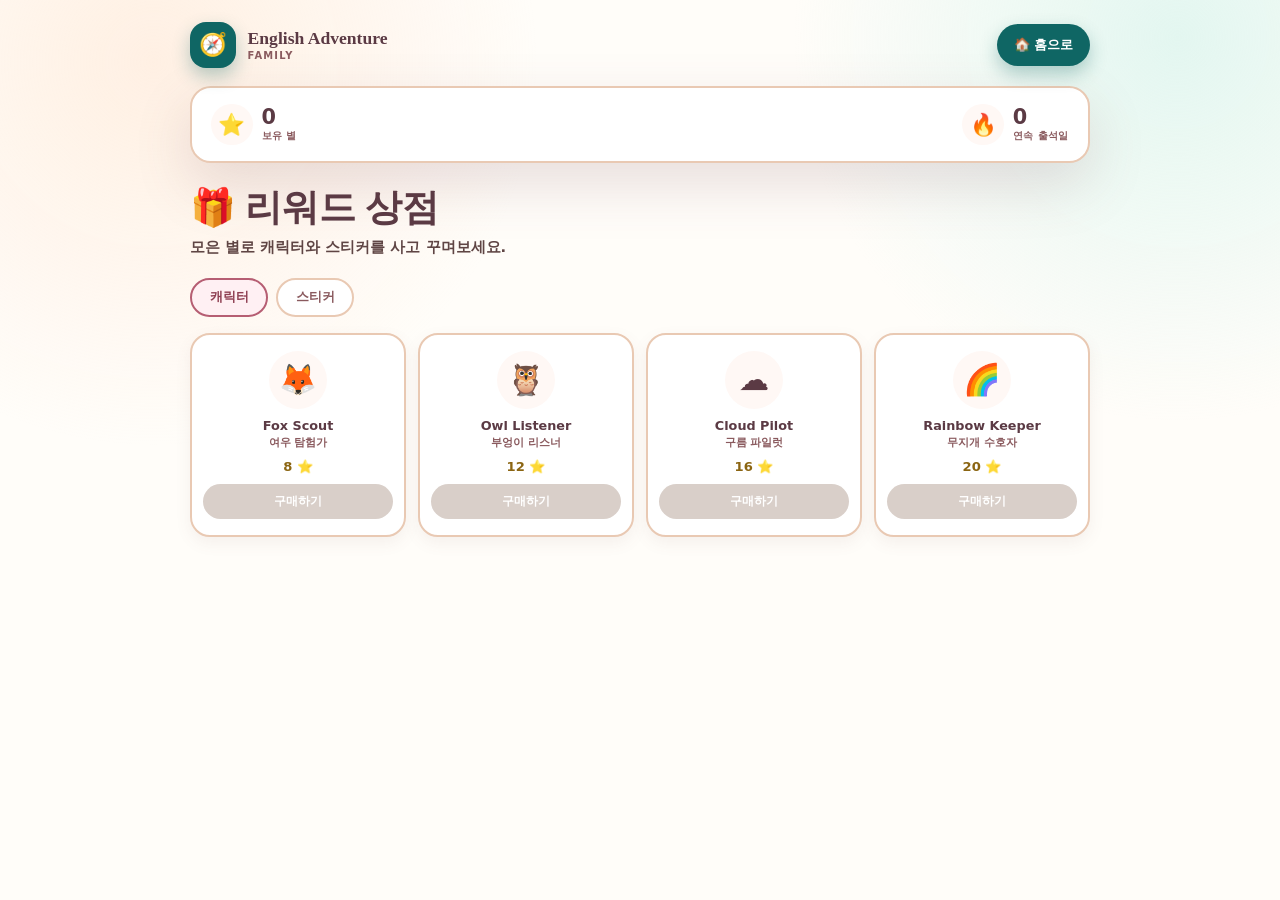
<file: reward-shop.html>
<!doctype html>
<html lang="ko">
  <head>
    <meta charset="utf-8" />
    <meta name="viewport" content="width=device-width, initial-scale=1" />
    <meta name="description" content="English Adventure Family — Reward Shop" />
    <title>English Adventure Family — Reward Shop</title>
    <style>
      :root {
        --ink: #5b3a44;
        --muted: #8a5a5e;
        --berry: #b65e73;
        --berry-dark: #8f3f52;
        --teal: #0f6664;
        --paper: #fffdf9;
        --cream: #fff8f5;
        --line: #e9c9b3;
        --gold: #f1c967;
        --gold-dark: #8b6512;
        --shadow: 0 22px 55px rgba(130, 83, 92, 0.18);
      }
      * { box-sizing: border-box; }
      html { background: #fffdf9; }
      body {
        min-width: 320px;
        margin: 0;
        color: var(--ink);
        font-family: ui-rounded, "Nunito", "Noto Sans KR", system-ui, sans-serif;
        background:
          radial-gradient(circle at 12% 10%, rgba(255, 225, 203, 0.48), transparent 24rem),
          radial-gradient(circle at 92% 6%, rgba(204, 241, 233, 0.55), transparent 24rem),
          var(--paper);
      }
      a { color: inherit; }
      button { font: inherit; }
      button:focus-visible { outline: 3px solid #f2b8c5; outline-offset: 3px; }
      .shell { width: min(100% - 2rem, 900px); margin: 0 auto; padding: 1.35rem 0 3rem; }

      .topbar { display: flex; align-items: center; justify-content: space-between; gap: 1rem; margin-bottom: 1.1rem; flex-wrap: wrap; }
      .brand { display: flex; align-items: center; gap: .7rem; font-weight: 900; }
      .brand-mark { display: grid; width: 2.9rem; height: 2.9rem; place-items: center; border-radius: 1rem; color: white; background: var(--teal); font-size: 1.4rem; box-shadow: 0 8px 18px rgba(15, 102, 100, .3); }
      .brand-title { font-family: Georgia, "Times New Roman", serif; font-size: 1.1rem; }
      .brand small { display: block; margin-top: .05rem; font-size: .62rem; letter-spacing: .12em; color: var(--muted); font-weight: 800; }
      .home-link { display: inline-flex; align-items: center; gap: .45rem; border: 0; border-radius: 999px; padding: .75rem 1.05rem; color: white; font-weight: 900; font-size: .82rem; background: var(--teal); text-decoration: none; box-shadow: 0 8px 18px rgba(15, 102, 100, .3); }

      .wallet-bar { display: flex; align-items: center; justify-content: space-between; gap: 1rem; padding: 1rem 1.2rem; border: 2px solid var(--line); border-radius: 1.3rem; background: white; box-shadow: var(--shadow); margin-bottom: 1.3rem; flex-wrap: wrap; }
      .wallet-badge { display: flex; align-items: center; gap: .55rem; font-weight: 900; }
      .wallet-badge .icon { display: grid; width: 2.6rem; height: 2.6rem; place-items: center; border-radius: 999px; background: var(--cream); font-size: 1.35rem; }
      .wallet-badge .num { font-size: 1.3rem; }
      .wallet-badge .label { display: block; color: var(--muted); font-size: .65rem; font-weight: 800; letter-spacing: .04em; }

      h1 { margin: 0 0 .3rem; font-family: Georgia, "Times New Roman", serif; font-size: clamp(1.7rem, 5vw, 2.3rem); }
      .lede { margin: 0 0 1.3rem; color: #5f4544; font-size: .92rem; font-weight: 700; }

      .tabs { display: flex; gap: .5rem; margin-bottom: 1rem; }
      .tab { border: 2px solid var(--line); border-radius: 999px; padding: .55rem 1.1rem; background: white; color: var(--muted); font-weight: 900; font-size: .82rem; cursor: pointer; }
      .tab[aria-selected="true"] { border-color: var(--berry); color: var(--berry-dark); background: #fff0f3; }

      .grid { display: grid; grid-template-columns: repeat(4, 1fr); gap: .75rem; }
      .reward-card { border: 2px solid var(--line); border-radius: 1.25rem; padding: 1rem .7rem; background: white; text-align: center; box-shadow: 0 6px 16px rgba(130,83,92,.08); }
      .reward-badge { display: grid; width: 3.6rem; height: 3.6rem; margin: 0 auto .6rem; place-items: center; border-radius: 999px; background: var(--cream); font-size: 1.9rem; }
      .reward-title { display: block; font-size: .8rem; font-weight: 900; }
      .reward-korean { display: block; margin-top: .15rem; color: var(--muted); font-size: .68rem; font-weight: 800; }
      .reward-price { display: flex; align-items: center; justify-content: center; gap: .3rem; margin: .6rem 0; font-size: .82rem; font-weight: 900; color: var(--gold-dark); }
      .reward-btn { width: 100%; border: 0; border-radius: 999px; padding: .55rem 0; font-weight: 900; font-size: .78rem; color: white; background: var(--berry); cursor: pointer; }
      .reward-btn.owned { background: var(--teal); }
      .reward-btn.equipped { background: var(--gold-dark); }
      .reward-btn:disabled { background: #d9cfc9; cursor: not-allowed; }

      .toast { min-height: 1.3rem; margin: 1rem 0 0; text-align: center; color: var(--gold-dark); font-size: .9rem; font-weight: 900; }

      @media (max-width: 700px) {
        .grid { grid-template-columns: repeat(2, 1fr); }
      }
    </style>
  </head>
  <body>
    <main class="shell">
      <header class="topbar">
        <div class="brand" aria-label="English Adventure Family">
          <span class="brand-mark" aria-hidden="true">🧭</span>
          <span><span class="brand-title">English Adventure</span><small>FAMILY</small></span>
        </div>
        <a class="home-link" href="index.html">🏠 홈으로</a>
      </header>

      <div class="wallet-bar">
        <div class="wallet-badge"><span class="icon" aria-hidden="true">⭐</span><span><span class="num" id="starCount">0</span><span class="label">보유 별</span></span></div>
        <div class="wallet-badge"><span class="icon" aria-hidden="true">🔥</span><span><span class="num" id="streakCount">0</span><span class="label">연속 출석일</span></span></div>
      </div>

      <h1>🎁 리워드 상점</h1>
      <p class="lede">모은 별로 캐릭터와 스티커를 사고 꾸며보세요.</p>

      <div class="tabs" role="tablist">
        <button class="tab" id="tabProfile" type="button" role="tab" aria-selected="true">캐릭터</button>
        <button class="tab" id="tabSticker" type="button" role="tab" aria-selected="false">스티커</button>
      </div>

      <div class="grid" id="grid"></div>
      <p class="toast" id="toast" role="status" aria-live="polite"></p>
    </main>

    <script src="shared.js"></script>
    <script>
      let currentTab = 'profile';
      const grid = document.querySelector('#grid');
      const toast = document.querySelector('#toast');
      const starCount = document.querySelector('#starCount');
      const streakCount = document.querySelector('#streakCount');
      const tabProfile = document.querySelector('#tabProfile');
      const tabSticker = document.querySelector('#tabSticker');

      function refreshWalletBar() {
        const wallet = eafGetWallet();
        starCount.textContent = wallet.stars;
        streakCount.textContent = wallet.streak;
        return wallet;
      }

      function render() {
        const wallet = refreshWalletBar();
        const items = eafRewardCatalog.filter((item) => item.category === currentTab);
        grid.innerHTML = items.map((item) => {
          const owned = wallet.ownedRewardIds.includes(item.id);
          const isEquipped = item.category === 'profile'
            ? wallet.equippedAvatarId === item.id
            : wallet.activeStickerIds.includes(item.id);
          let label = `${item.price} ⭐`;
          let btnLabel = '구매하기';
          let btnClass = '';
          let disabled = !owned && wallet.stars < item.price;
          if (owned) {
            btnClass = isEquipped ? 'equipped' : 'owned';
            btnLabel = item.category === 'profile'
              ? (isEquipped ? '착용중' : '착용하기')
              : (isEquipped ? '해제하기' : '붙이기');
            disabled = item.category === 'profile' && isEquipped;
          }
          return `
            <div class="reward-card">
              <span class="reward-badge" aria-hidden="true">${item.emoji}</span>
              <span class="reward-title">${item.title}</span>
              <span class="reward-korean">${item.korean}</span>
              <span class="reward-price">${owned ? (isEquipped ? '사용중 ✅' : '보유중') : label}</span>
              <button class="reward-btn ${btnClass}" type="button" data-id="${item.id}" ${disabled ? 'disabled' : ''}>${btnLabel}</button>
            </div>
          `;
        }).join('');
        grid.querySelectorAll('[data-id]').forEach((btn) => {
          btn.addEventListener('click', () => handleBuy(btn.dataset.id));
        });
      }

      function handleBuy(id) {
        const { action } = eafBuyOrToggleReward(id);
        const item = eafRewardCatalog.find((r) => r.id === id);
        if (action === 'insufficient') toast.textContent = `⭐ 별이 부족해요. ${item.price}개가 필요해요!`;
        else if (action === 'purchased') toast.textContent = `🎉 ${item.title}을(를) 구매했어요!`;
        else if (action === 'equipped') toast.textContent = `✨ ${item.title} 착용!`;
        else if (action === 'removed') toast.textContent = `${item.title}을(를) 뗐어요.`;
        else if (action === 'limit') toast.textContent = '스티커는 최대 3개까지 붙일 수 있어요.';
        render();
      }

      tabProfile.addEventListener('click', () => { currentTab = 'profile'; tabProfile.setAttribute('aria-selected','true'); tabSticker.setAttribute('aria-selected','false'); render(); });
      tabSticker.addEventListener('click', () => { currentTab = 'sticker'; tabSticker.setAttribute('aria-selected','true'); tabProfile.setAttribute('aria-selected','false'); render(); });

      render();
    </script>
  </body>
</html>
</file>
